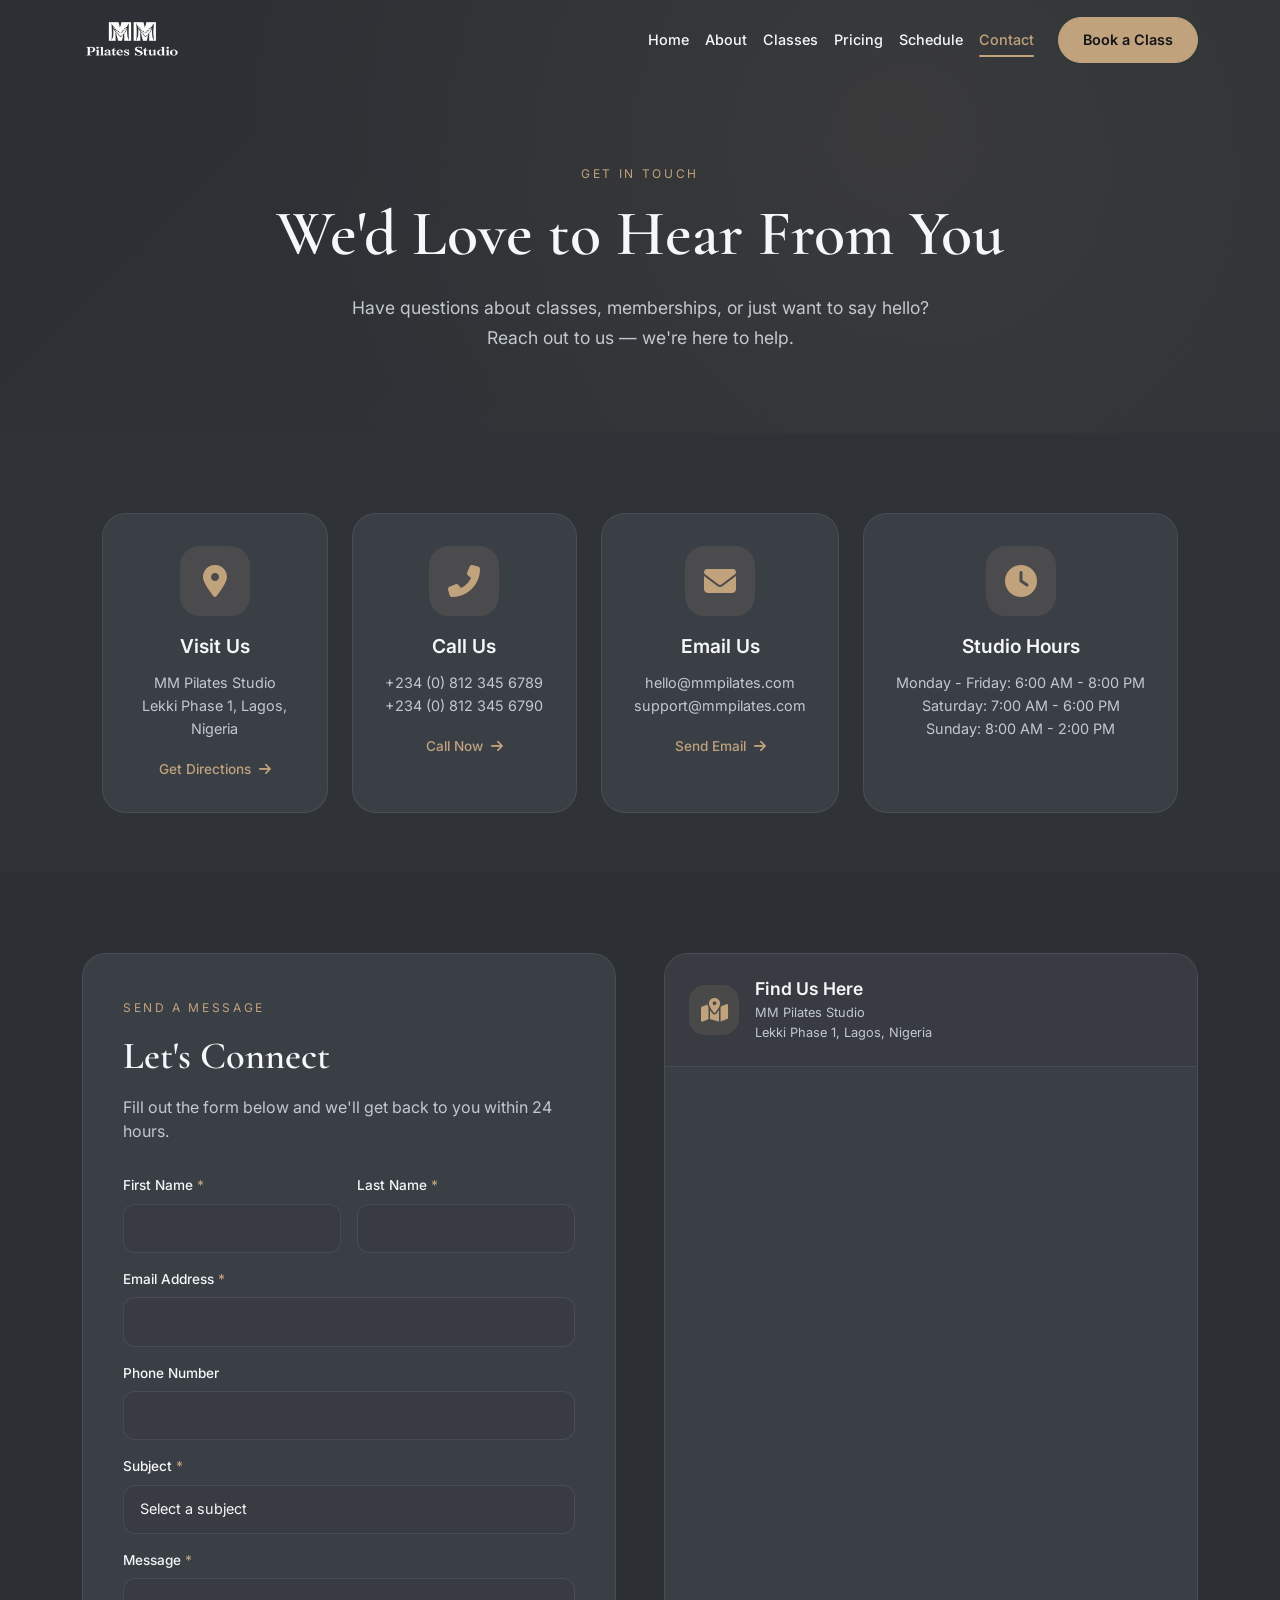
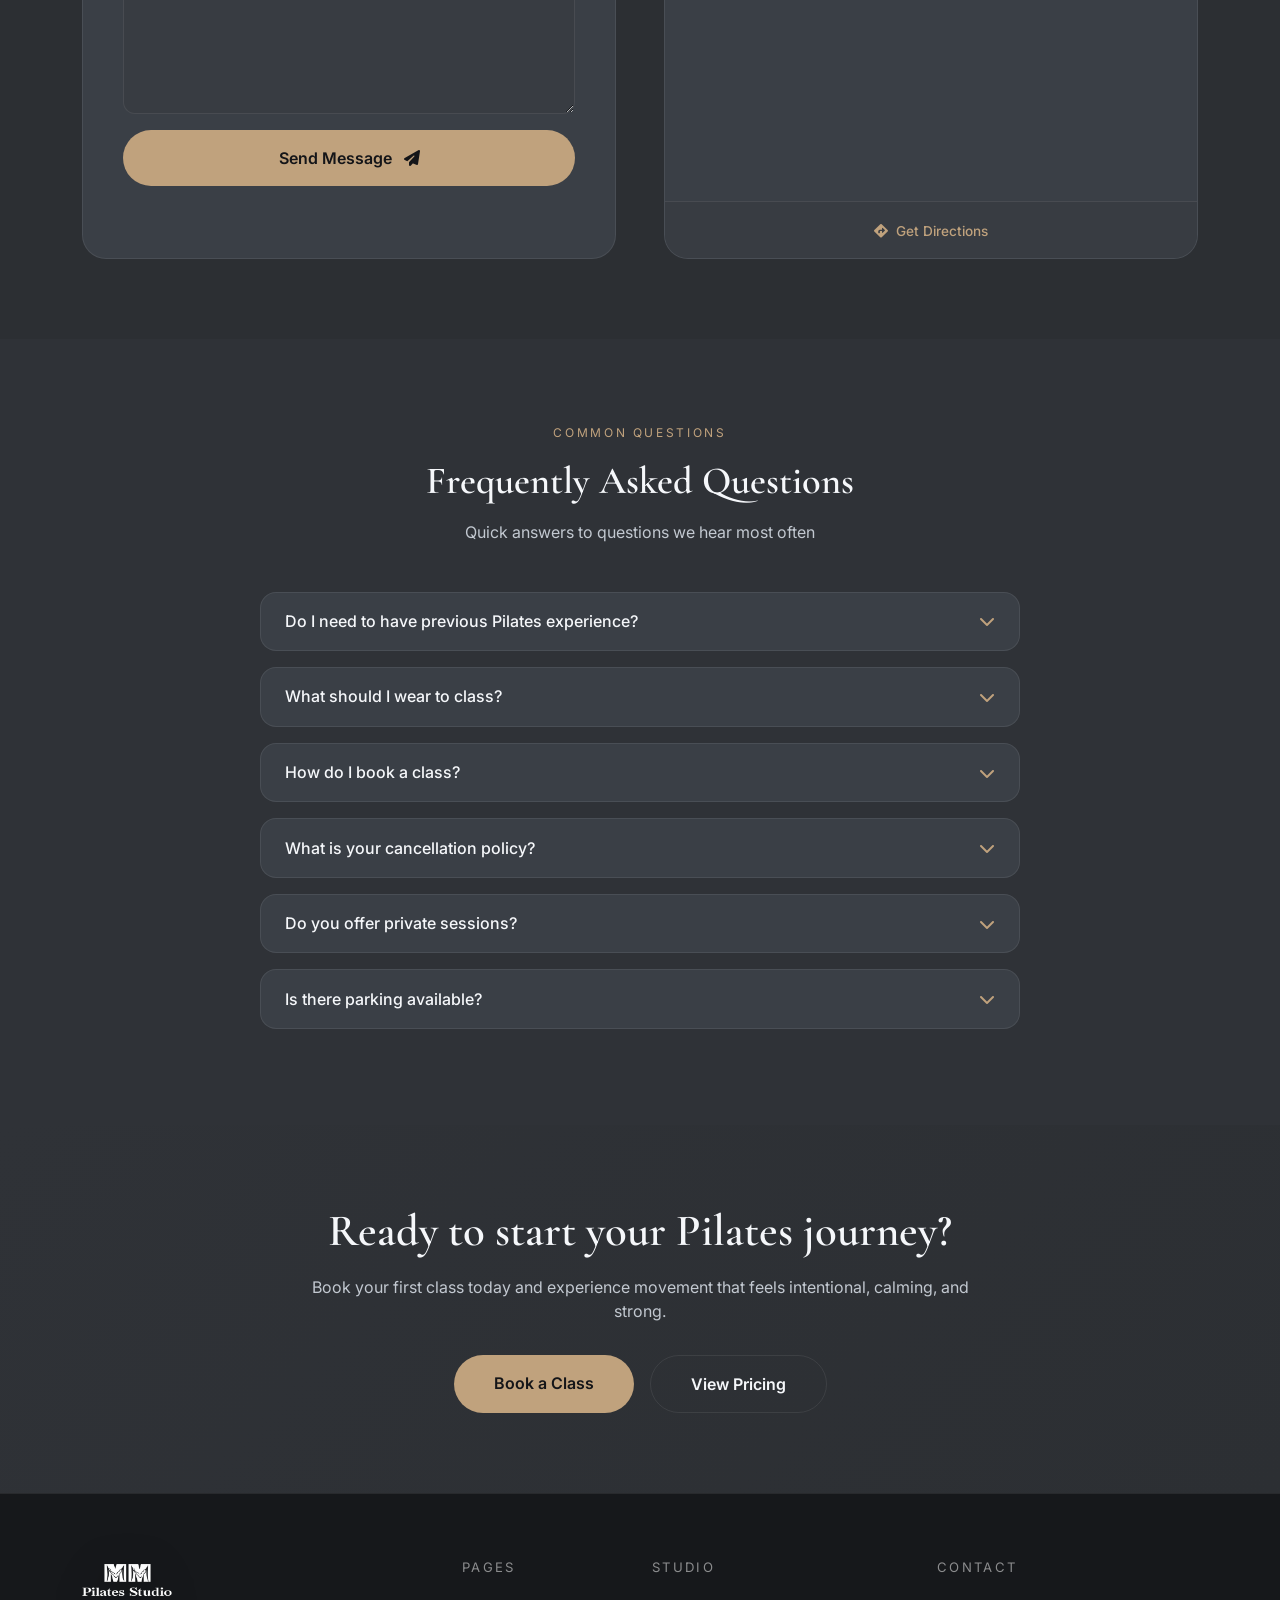
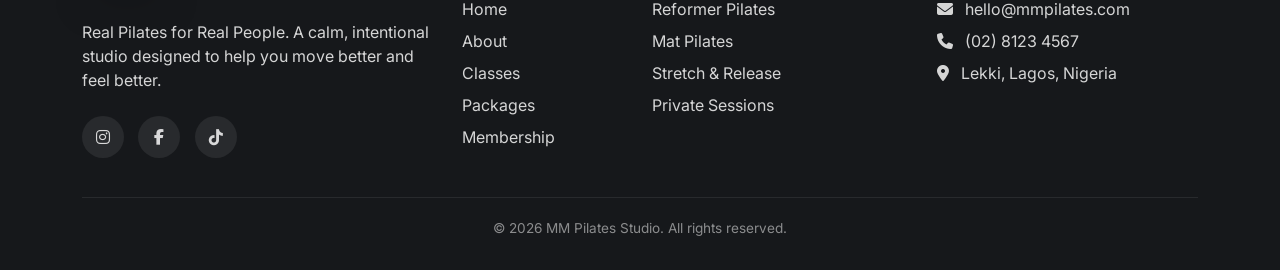
<file: contact.html>
<!DOCTYPE html>
<html lang="en">
<head>
  <meta charset="UTF-8">
  <meta name="viewport" content="width=device-width, initial-scale=1.0">
  <title>MM Pilates | Contact Us - Get in Touch</title>
  <meta name="description" content="Contact MM Pilates Studio in Lekki, Lagos. Get directions, hours, and reach out to our team. We're here to answer your questions about classes, memberships, and more.">
  
  <link rel="icon" type="image/png" href="assets/images/logo.png">
  
  <!-- Fonts -->
  <link rel="preconnect" href="https://fonts.googleapis.com">
  <link rel="preconnect" href="https://fonts.gstatic.com" crossorigin>
  <link href="https://fonts.googleapis.com/css2?family=Inter:wght@300;400;500;600;700;800&family=Cormorant+Garamond:wght@400;500;600;700&display=swap" rel="stylesheet">
  
  <!-- Bootstrap CSS -->
  <link href="https://cdn.jsdelivr.net/npm/bootstrap@5.3.0/dist/css/bootstrap.min.css" rel="stylesheet">
  
  <!-- Font Awesome -->
  <link rel="stylesheet" href="https://cdnjs.cloudflare.com/ajax/libs/font-awesome/6.4.0/css/all.min.css">
  
  <!-- AOS Animation -->
  <link href="https://unpkg.com/aos@2.3.1/dist/aos.css" rel="stylesheet">
  
  <!-- Contact Page CSS -->
  <link rel="stylesheet" href="css/contact.css">
</head>
<body>

  <!-- Navigation -->
  <nav class="navbar navbar-expand-lg">
    <div class="container">
      <a class="navbar-brand" href="index.html">
        <img src="assets/images/mm-logo.png" alt="MM Pilates Logo" class="nav-logo">
      </a>
      <button class="navbar-toggler" type="button" data-bs-toggle="collapse" data-bs-target="#navbarNav">
        <span class="navbar-toggler-icon"></span>
      </button>
      <div class="collapse navbar-collapse" id="navbarNav">
        <ul class="navbar-nav ms-auto align-items-lg-center">
          <li class="nav-item"><a class="nav-link" href="index.html">Home</a></li>
          <li class="nav-item"><a class="nav-link" href="about.html">About</a></li>
          <li class="nav-item"><a class="nav-link" href="index.html#classes">Classes</a></li>
          <li class="nav-item dropdown">
            <a class="nav-link dropdown-toggle" href="#" role="button" data-bs-toggle="dropdown">
              Pricing
            </a>
            <ul class="dropdown-menu dropdown-menu-dark">
              <li><a class="dropdown-item" href="packages.html">Packages</a></li>
              <li><a class="dropdown-item" href="membership.html">Membership</a></li>
            </ul>
          </li>
          <li class="nav-item"><a class="nav-link" href="index.html#schedule">Schedule</a></li>
          <li class="nav-item"><a class="nav-link active" href="contact.html">Contact</a></li>
          <li class="nav-item ms-lg-3 mt-3 mt-lg-0">
            <a class="btn-muse" href="index.html#schedule">Book a Class</a>
          </li>
        </ul>
      </div>
    </div>
  </nav>

  <!-- Hero Section -->
  <section class="contact-hero">
    <div class="container">
      <div class="row justify-content-center text-center">
        <div class="col-lg-8" data-aos="fade-up">
          <span class="eyebrow">GET IN TOUCH</span>
          <h1 class="hero-title">We'd Love to Hear From You</h1>
          <p class="hero-description">
            Have questions about classes, memberships, or just want to say hello? 
            Reach out to us — we're here to help.
          </p>
        </div>
      </div>
    </div>
  </section>

  <!-- Contact Info Cards -->
  <section class="contact-info-section">
    <div class="container">
      <div class="contact-cards-grid">
        <div class="contact-card" data-aos="fade-up" data-aos-delay="0">
          <div class="contact-icon">
            <i class="fas fa-map-marker-alt"></i>
          </div>
          <h3>Visit Us</h3>
          <p>MM Pilates Studio<br>Lekki Phase 1, Lagos, Nigeria</p>
          <a href="#" class="contact-link">Get Directions <i class="fas fa-arrow-right"></i></a>
        </div>

        <div class="contact-card" data-aos="fade-up" data-aos-delay="100">
          <div class="contact-icon">
            <i class="fas fa-phone-alt"></i>
          </div>
          <h3>Call Us</h3>
          <p>+234 (0) 812 345 6789<br>+234 (0) 812 345 6790</p>
          <a href="tel:+2348123456789" class="contact-link">Call Now <i class="fas fa-arrow-right"></i></a>
        </div>

        <div class="contact-card" data-aos="fade-up" data-aos-delay="200">
          <div class="contact-icon">
            <i class="fas fa-envelope"></i>
          </div>
          <h3>Email Us</h3>
          <p>hello@mmpilates.com<br>support@mmpilates.com</p>
          <a href="mailto:hello@mmpilates.com" class="contact-link">Send Email <i class="fas fa-arrow-right"></i></a>
        </div>

        <div class="contact-card" data-aos="fade-up" data-aos-delay="300">
  <div class="contact-icon">
    <i class="fas fa-clock"></i>
  </div>
  <h3>Studio Hours</h3>
  <div class="hours-list">
    <div>Monday - Friday: 6:00 AM - 8:00 PM</div>
    <div>Saturday: 7:00 AM - 6:00 PM</div>
    <div>Sunday: 8:00 AM - 2:00 PM</div>
  </div>
</div>
      </div>
    </div>
  </section>

  <!-- Contact Form & Map Section -->
  <section class="form-map-section">
    <div class="container">
      <div class="row g-5">
        <div class="col-lg-6" data-aos="fade-right">
          <div class="form-container">
            <span class="eyebrow">SEND A MESSAGE</span>
            <h2 class="section-title">Let's Connect</h2>
            <p class="form-description">Fill out the form below and we'll get back to you within 24 hours.</p>

            <form id="contactForm" class="contact-form">
              <div class="row g-3">
                <div class="col-md-6">
                  <div class="form-group">
                    <label for="firstName">First Name <span class="required">*</span></label>
                    <input type="text" id="firstName" name="firstName" class="form-control" required>
                  </div>
                </div>
                <div class="col-md-6">
                  <div class="form-group">
                    <label for="lastName">Last Name <span class="required">*</span></label>
                    <input type="text" id="lastName" name="lastName" class="form-control" required>
                  </div>
                </div>
                <div class="col-md-12">
                  <div class="form-group">
                    <label for="email">Email Address <span class="required">*</span></label>
                    <input type="email" id="email" name="email" class="form-control" required>
                  </div>
                </div>
                <div class="col-md-12">
                  <div class="form-group">
                    <label for="phone">Phone Number</label>
                    <input type="tel" id="phone" name="phone" class="form-control">
                  </div>
                </div>
                <div class="col-md-12">
                  <div class="form-group">
                    <label for="subject">Subject <span class="required">*</span></label>
                    <select id="subject" name="subject" class="form-control" required>
                      <option value="">Select a subject</option>
                      <option value="general">General Inquiry</option>
                      <option value="classes">Classes & Schedule</option>
                      <option value="pricing">Pricing & Packages</option>
                      <option value="membership">Membership Questions</option>
                      <option value="private">Private Sessions</option>
                      <option value="feedback">Feedback</option>
                      <option value="other">Other</option>
                    </select>
                  </div>
                </div>
                <div class="col-md-12">
                  <div class="form-group">
                    <label for="message">Message <span class="required">*</span></label>
                    <textarea id="message" name="message" rows="5" class="form-control" required></textarea>
                  </div>
                </div>
                <div class="col-md-12">
                  <div class="form-group">
                    <button type="submit" class="btn-submit">Send Message <i class="fas fa-paper-plane"></i></button>
                  </div>
                </div>
                <div class="col-md-12">
                  <div id="formStatus" class="form-status"></div>
                </div>
              </div>
            </form>
          </div>
        </div>

        <div class="col-lg-6" data-aos="fade-left">
  <div class="map-container">
    <div class="map-header">
      <div class="map-header-icon">
        <i class="fas fa-map-marked-alt"></i>
      </div>
      <div class="map-header-text">
        <h4>Find Us Here</h4>
        <p>MM Pilates Studio<br>Lekki Phase 1, Lagos, Nigeria</p>
      </div>
    </div>
    <div class="map-wrapper">
      <iframe 
        src="https://www.google.com/maps/embed?pb=!1m18!1m12!1m3!1d31716.49557780955!2d3.4504165604913712!3d6.450240781078787!2m3!1f0!2f0!3f0!3m2!1i1024!2i768!4f13.1!3m3!1m2!1s0x103bf452da3bd44b%3A0x47331fb41adc9d28!2sLekki%20Phase%201%2C%20Lekki%20106104%2C%20Lagos!5e0!3m2!1sen!2sng!4v1774652634782!5m2!1sen!2sng" 
        width="100%" 
        height="100%" 
        style="border:0;" 
        allowfullscreen="" 
        loading="lazy" 
        referrerpolicy="no-referrer-when-downgrade">
      </iframe>
    </div>
    <div class="map-footer">
      <a href="https://maps.google.com/?q=Lekki+Phase+1+Lagos+Nigeria" target="_blank" class="map-directions">
        <i class="fas fa-directions"></i> Get Directions
      </a>
    </div>
  </div>
</div>
      </div>
    </div>
  </section>

  <!-- FAQ Section -->
  <section class="faq-section">
    <div class="container">
      <div class="section-header text-center" data-aos="fade-up">
        <span class="eyebrow">COMMON QUESTIONS</span>
        <h2 class="section-title">Frequently Asked Questions</h2>
        <p class="section-subtitle">Quick answers to questions we hear most often</p>
      </div>

      <div class="faq-grid">
        <div class="faq-item" data-aos="fade-up" data-aos-delay="0">
          <div class="faq-question">
            <h4>Do I need to have previous Pilates experience?</h4>
            <i class="fas fa-chevron-down"></i>
          </div>
          <div class="faq-answer">
            <p>Not at all! Our classes are designed for all levels. We offer beginner-friendly classes and our instructors provide modifications to ensure everyone can participate safely and effectively.</p>
          </div>
        </div>

        <div class="faq-item" data-aos="fade-up" data-aos-delay="100">
          <div class="faq-question">
            <h4>What should I wear to class?</h4>
            <i class="fas fa-chevron-down"></i>
          </div>
          <div class="faq-answer">
            <p>Wear comfortable, fitted athletic wear that allows you to move freely. Grippy socks are required for reformer classes (available for purchase at the studio). For mat classes, barefoot is fine.</p>
          </div>
        </div>

        <div class="faq-item" data-aos="fade-up" data-aos-delay="200">
          <div class="faq-question">
            <h4>How do I book a class?</h4>
            <i class="fas fa-chevron-down"></i>
          </div>
          <div class="faq-answer">
            <p>You can book classes directly through our website by clicking "Book a Class" in the navigation, or through our mobile app. First-time clients receive 20% off their first class pack!</p>
          </div>
        </div>

        <div class="faq-item" data-aos="fade-up" data-aos-delay="300">
          <div class="faq-question">
            <h4>What is your cancellation policy?</h4>
            <i class="fas fa-chevron-down"></i>
          </div>
          <div class="faq-answer">
            <p>We require 12-hour notice for cancellations. Late cancellations (within 12 hours) or no-shows will result in the loss of that class credit. Private sessions require 24-hour notice.</p>
          </div>
        </div>

        <div class="faq-item" data-aos="fade-up" data-aos-delay="400">
          <div class="faq-question">
            <h4>Do you offer private sessions?</h4>
            <i class="fas fa-chevron-down"></i>
          </div>
          <div class="faq-answer">
            <p>Yes! We offer private one-on-one sessions and duet sessions for two. These are perfect for beginners, those with specific goals, or anyone wanting personalized attention.</p>
          </div>
        </div>

        <div class="faq-item" data-aos="fade-up" data-aos-delay="500">
          <div class="faq-question">
            <h4>Is there parking available?</h4>
            <i class="fas fa-chevron-down"></i>
          </div>
          <div class="faq-answer">
            <p>Yes, we have dedicated parking available for our clients. There's also street parking nearby if needed.</p>
          </div>
        </div>
      </div>
    </div>
  </section>

  <!-- Newsletter Section -->
  <!-- <section class="newsletter-section">
    <div class="container">
      <div class="newsletter-container" data-aos="fade-up">
        <div class="newsletter-content">
          <i class="fas fa-envelope-open-text"></i>
          <h3>Stay in the Loop</h3>
          <p>Subscribe to our newsletter for updates on new classes, special events, and exclusive offers.</p>
          <form class="newsletter-form" id="newsletterForm">
            <input type="email" placeholder="Your email address" required>
            <button type="submit">Subscribe <i class="fas fa-arrow-right"></i></button>
          </form>
          <p class="newsletter-note">We respect your privacy. Unsubscribe at any time.</p>
        </div>
      </div>
    </div>
  </section> -->

  <!-- CTA Section -->
  <section class="cta-section">
    <div class="container">
      <div class="cta-content" data-aos="fade-up">
        <h2>Ready to start your Pilates journey?</h2>
        <p>Book your first class today and experience movement that feels intentional, calming, and strong.</p>
        <div class="cta-buttons">
          <a href="index.html#schedule" class="btn-cta-primary">Book a Class</a>
          <a href="packages.html" class="btn-cta-secondary">View Pricing</a>
        </div>
      </div>
    </div>
  </section>

  <!-- Footer -->
  <footer class="footer">
    <div class="container">
      <div class="row g-4">
        <div class="col-lg-4">
          <img src="assets/images/mm-logo.png" alt="MM Pilates Logo" class="footer-logo mb-3">
          <p class="copy-muted">
            Real Pilates for Real People. A calm, intentional studio designed to
            help you move better and feel better.
          </p>
          <div class="social-list mt-4">
            <a href="#"><i class="fab fa-instagram"></i></a>
            <a href="#"><i class="fab fa-facebook-f"></i></a>
            <a href="#"><i class="fab fa-tiktok"></i></a>
          </div>
        </div>

        <div class="col-md-4 col-lg-2">
          <p class="footer-title">Pages</p>
          <ul class="list-unstyled d-grid gap-2">
            <li><a href="index.html">Home</a></li>
            <li><a href="about.html">About</a></li>
            <li><a href="index.html#classes">Classes</a></li>
            <li><a href="packages.html">Packages</a></li>
            <li><a href="membership.html">Membership</a></li>
          </ul>
        </div>

        <div class="col-md-4 col-lg-3">
          <p class="footer-title">Studio</p>
          <ul class="list-unstyled d-grid gap-2">
            <li>Reformer Pilates</li>
            <li>Mat Pilates</li>
            <li>Stretch & Release</li>
            <li>Private Sessions</li>
          </ul>
        </div>

        <div class="col-md-4 col-lg-3">
          <p class="footer-title">Contact</p>
          <ul class="list-unstyled d-grid gap-2">
            <li><i class="fas fa-envelope me-2"></i> hello@mmpilates.com</li>
            <li><i class="fas fa-phone me-2"></i> (02) 8123 4567</li>
            <li><i class="fas fa-location-dot me-2"></i> Lekki, Lagos, Nigeria</li>
          </ul>
        </div>
      </div>

      <div class="copyright">
        © <span id="currentYear"></span> MM Pilates Studio. All rights reserved.
      </div>
    </div>
  </footer>

  <button class="back-to-top" id="backToTop">
    <i class="fas fa-arrow-up"></i>
  </button>

  <script src="https://cdn.jsdelivr.net/npm/bootstrap@5.3.0/dist/js/bootstrap.bundle.min.js"></script>
  <script src="https://unpkg.com/aos@2.3.1/dist/aos.js"></script>
  <script>
    // Initialize AOS
    AOS.init({
      duration: 800,
      once: true,
      offset: 100
    });

    // Current Year
    document.getElementById('currentYear').textContent = new Date().getFullYear();

    // Navbar scroll effect
    const navbar = document.querySelector('.navbar');
    window.addEventListener('scroll', () => {
      if (window.scrollY > 50) {
        navbar.classList.add('scrolled');
      } else {
        navbar.classList.remove('scrolled');
      }
    });

    // Back to top
    const backToTop = document.getElementById('backToTop');
    window.addEventListener('scroll', () => {
      if (window.scrollY > 300) {
        backToTop.classList.add('show');
      } else {
        backToTop.classList.remove('show');
      }
    });
    backToTop.addEventListener('click', () => {
      window.scrollTo({ top: 0, behavior: 'smooth' });
    });

    // Form submission
    const contactForm = document.getElementById('contactForm');
    const formStatus = document.getElementById('formStatus');

    if (contactForm) {
      contactForm.addEventListener('submit', (e) => {
        e.preventDefault();
        formStatus.innerHTML = '<div class="alert alert-success">Thank you for reaching out! We\'ll get back to you within 24 hours.</div>';
        contactForm.reset();
        setTimeout(() => {
          formStatus.innerHTML = '';
        }, 5000);
      });
    }

    // Newsletter form submission
    const newsletterForm = document.getElementById('newsletterForm');
    if (newsletterForm) {
      newsletterForm.addEventListener('submit', (e) => {
        e.preventDefault();
        alert('Thank you for subscribing to our newsletter!');
        newsletterForm.reset();
      });
    }

    // FAQ Accordion
    const faqItems = document.querySelectorAll('.faq-item');
    faqItems.forEach(item => {
      const question = item.querySelector('.faq-question');
      question.addEventListener('click', () => {
        const isOpen = item.classList.contains('open');
        faqItems.forEach(i => i.classList.remove('open'));
        if (!isOpen) {
          item.classList.add('open');
        }
      });
    });

    // Smooth scroll for anchor links
    document.querySelectorAll('a[href^="#"]').forEach(anchor => {
      anchor.addEventListener('click', function(e) {
        const href = this.getAttribute('href');
        if (href === '#') return;
        const target = document.querySelector(href);
        if (target) {
          e.preventDefault();
          target.scrollIntoView({ behavior: 'smooth', block: 'start' });
        }
      });
    });
  </script>
</body>
</html>
</file>
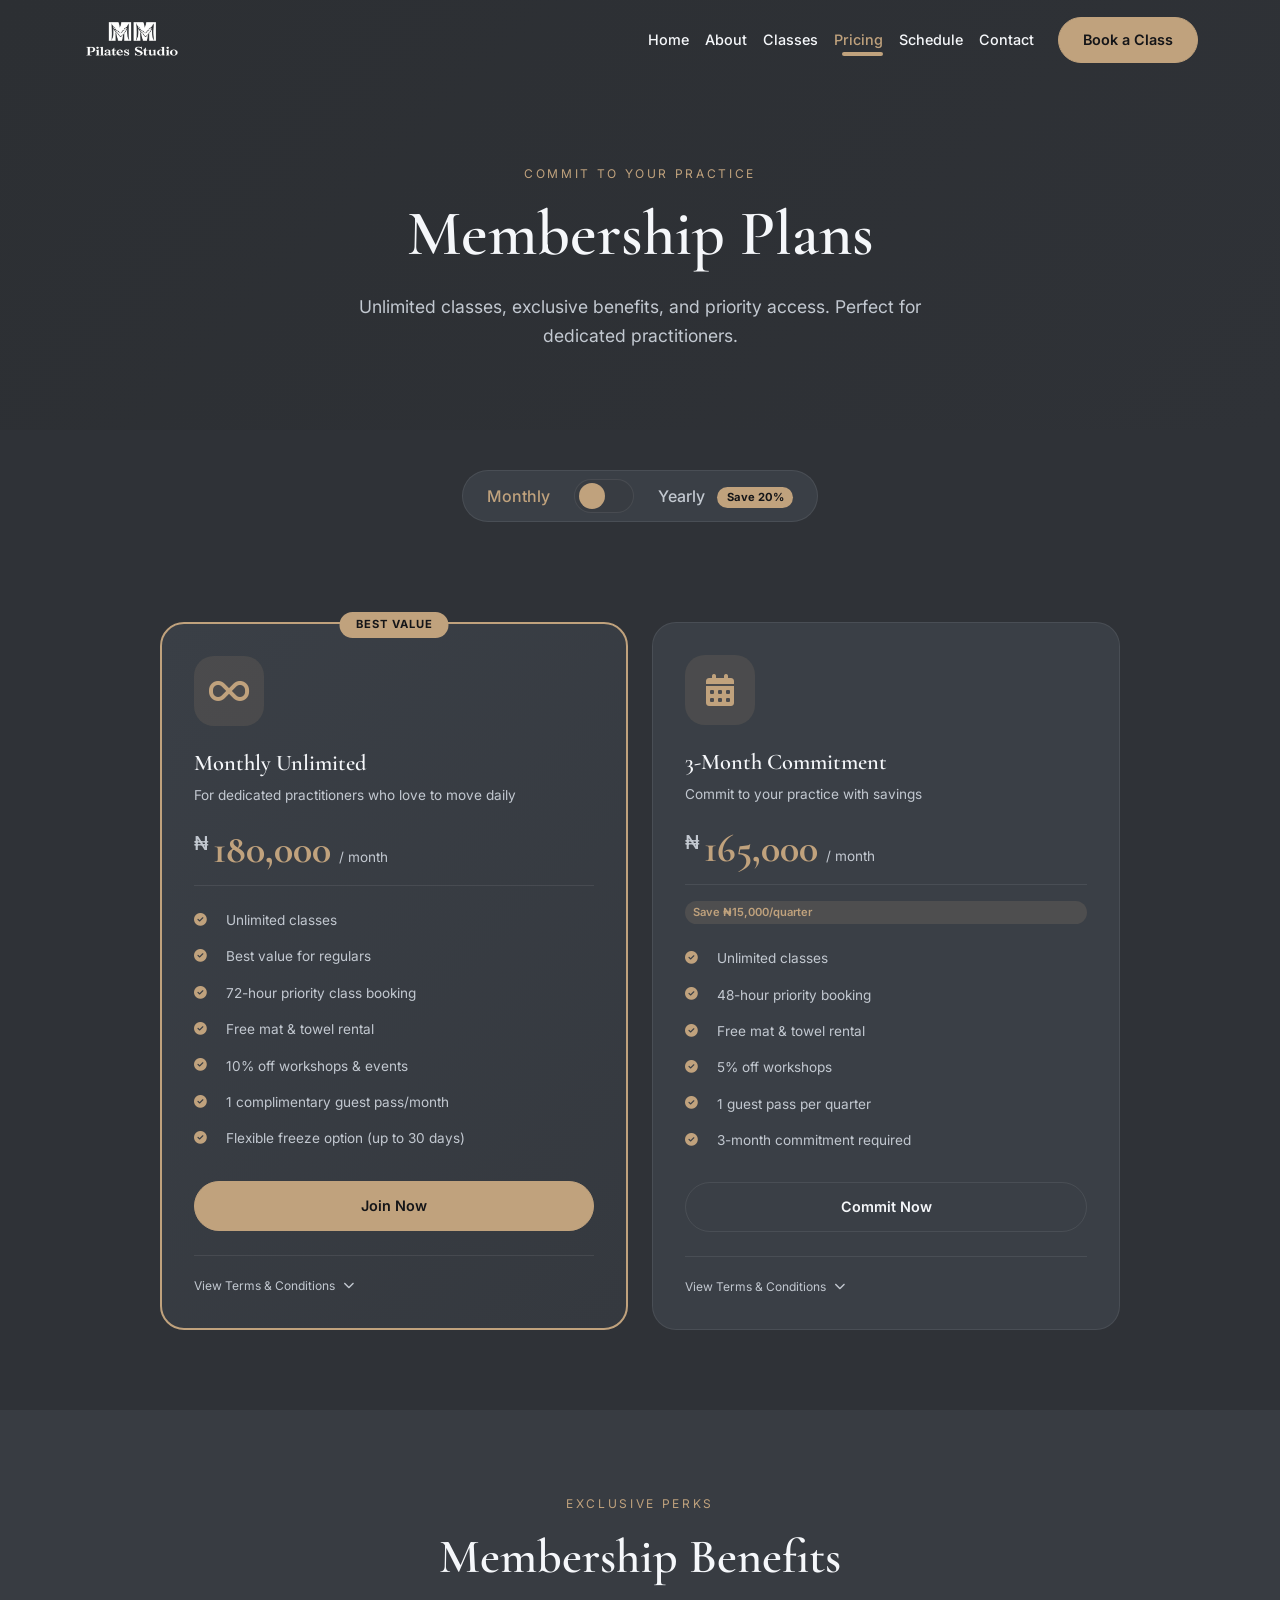
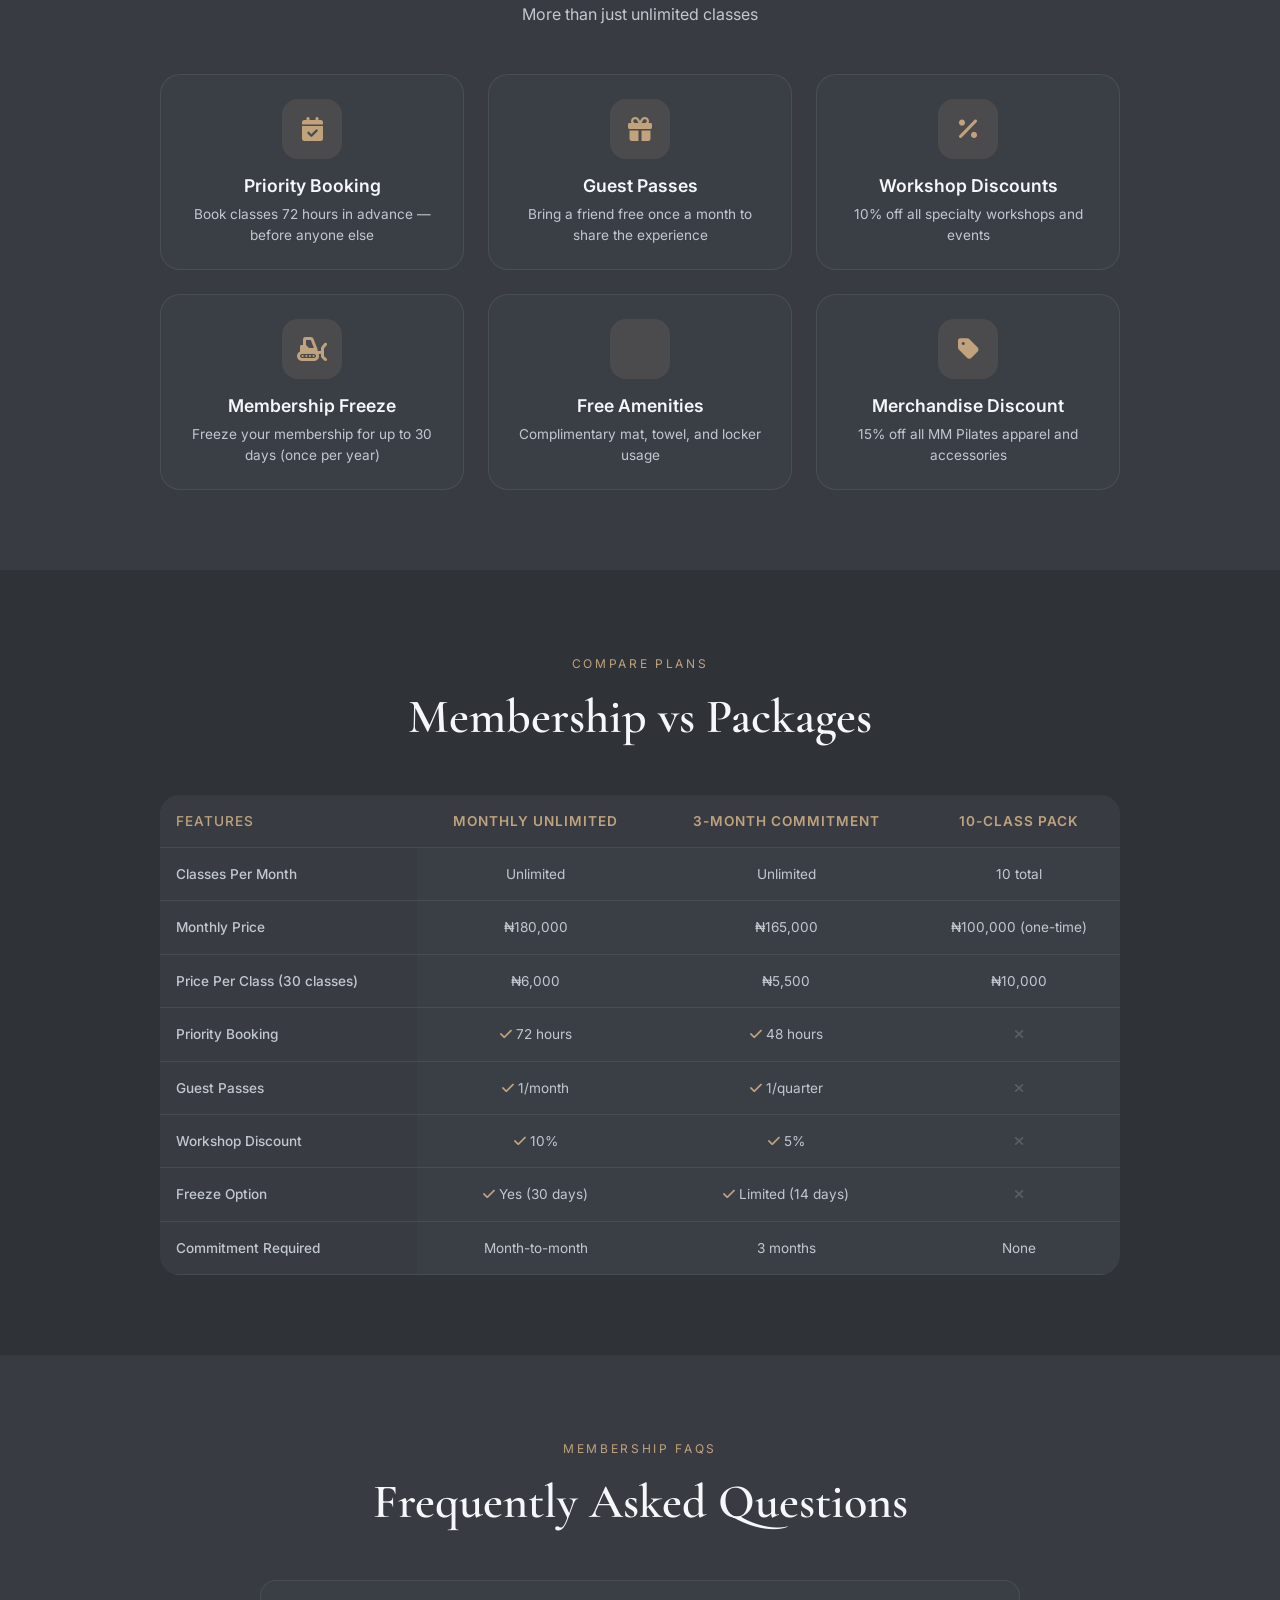
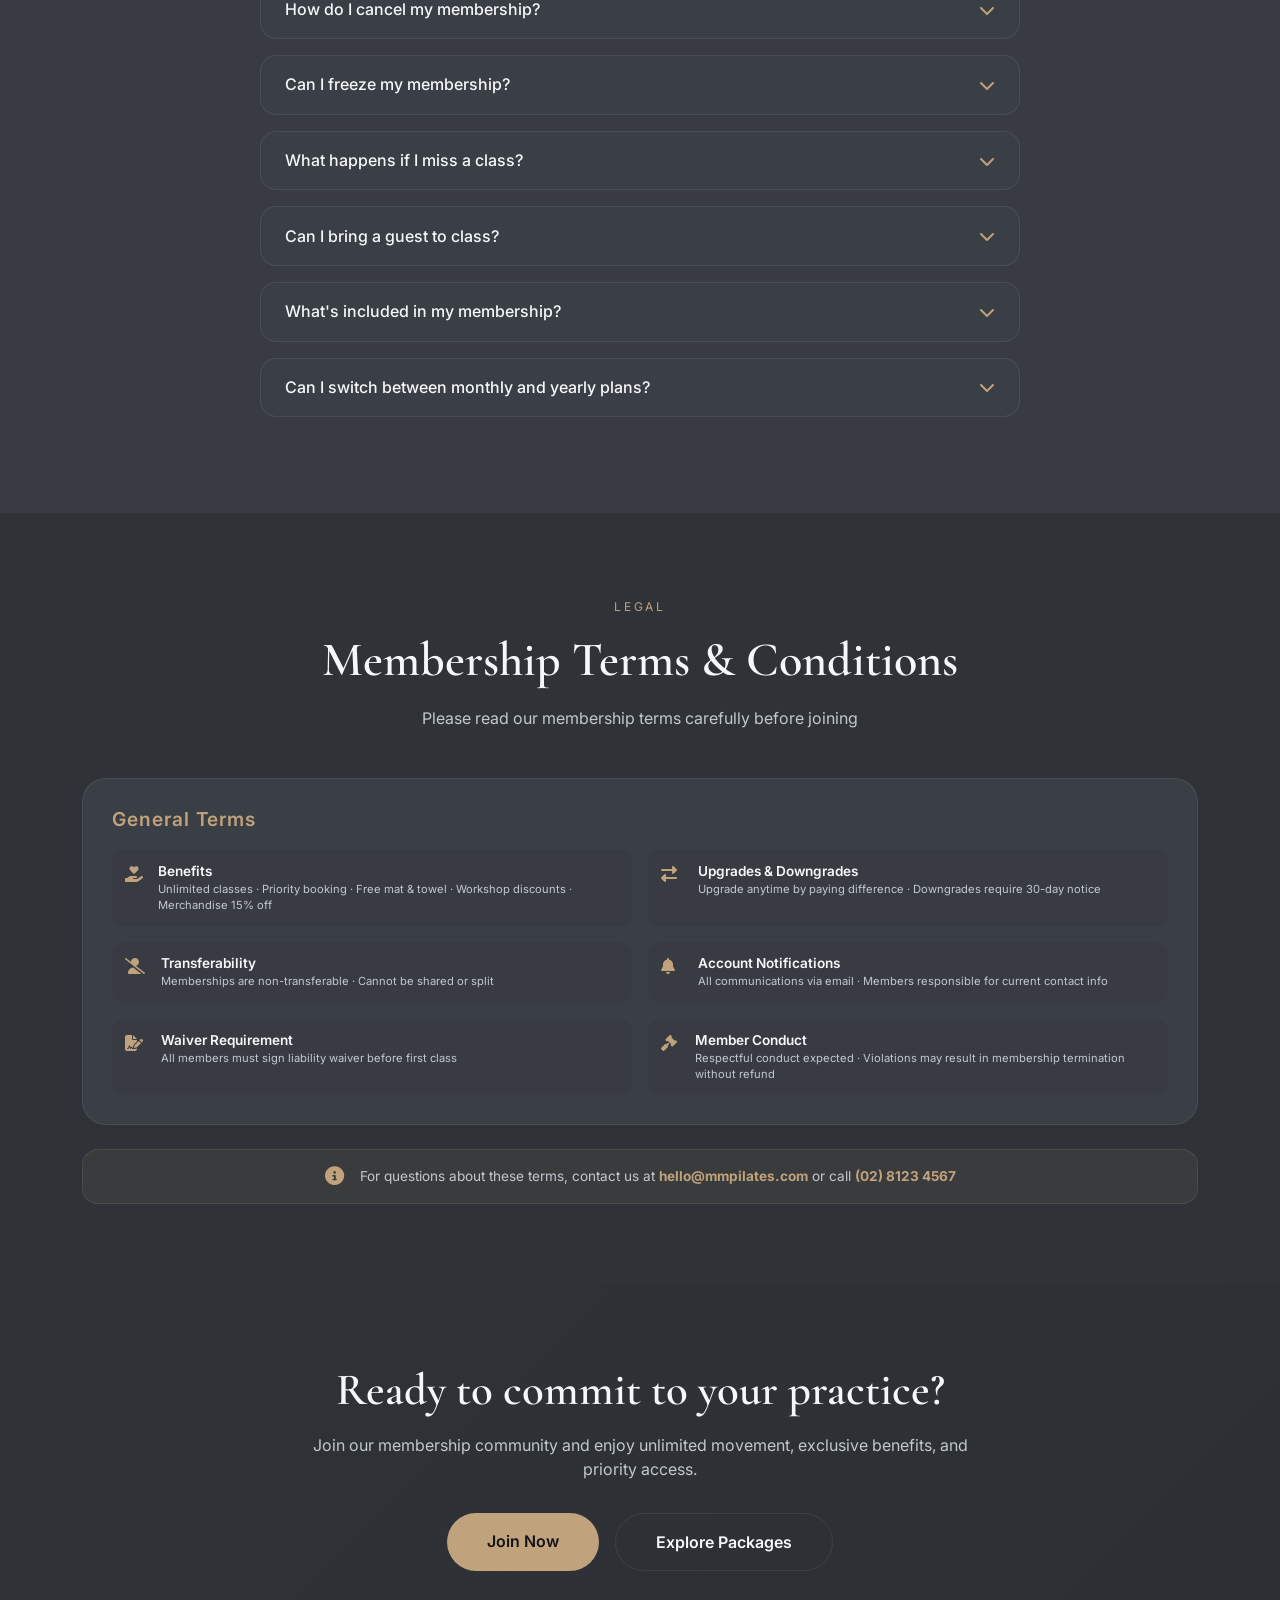
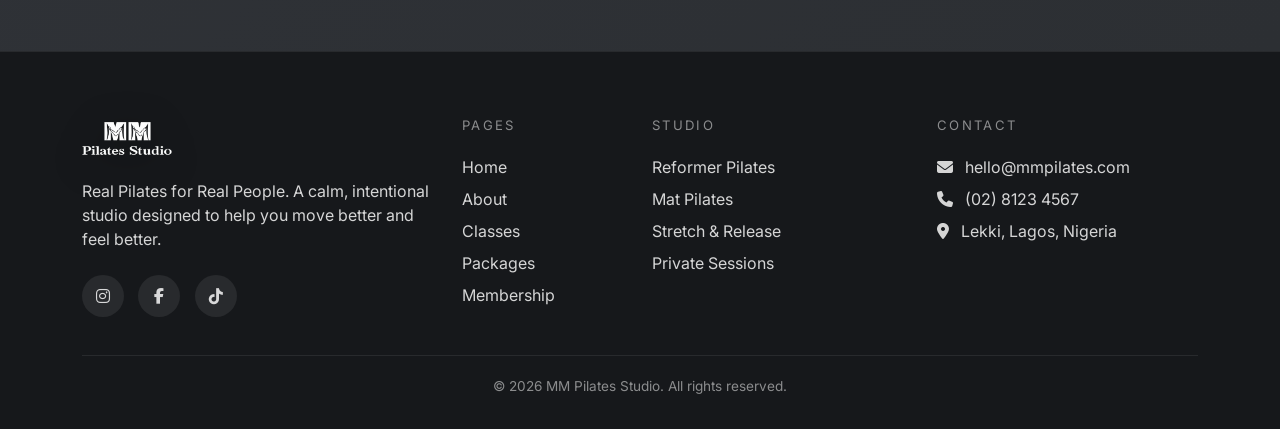
<file: membership.html>
<!DOCTYPE html>
<html lang="en">

<head>
    <meta charset="UTF-8">
    <meta name="viewport" content="width=device-width, initial-scale=1.0">
    <title>MM Pilates | Membership Plans</title>
    <meta name="description"
        content="MM Pilates Studio membership plans - Monthly unlimited membership with exclusive benefits, priority booking, and special discounts.">

    <link rel="icon" type="image/png" href="assets/images/logo.png">

    <!-- Fonts -->
    <link rel="preconnect" href="https://fonts.googleapis.com">
    <link rel="preconnect" href="https://fonts.gstatic.com" crossorigin>
    <link
        href="https://fonts.googleapis.com/css2?family=Inter:wght@300;400;500;600;700;800&family=Cormorant+Garamond:wght@400;500;600;700&display=swap"
        rel="stylesheet">

    <!-- Bootstrap CSS -->
    <link href="https://cdn.jsdelivr.net/npm/bootstrap@5.3.0/dist/css/bootstrap.min.css" rel="stylesheet">

    <!-- Font Awesome -->
    <link rel="stylesheet" href="https://cdnjs.cloudflare.com/ajax/libs/font-awesome/6.4.0/css/all.min.css">

    <!-- AOS Animation -->
    <link href="https://unpkg.com/aos@2.3.1/dist/aos.css" rel="stylesheet">

    <!-- Membership Page CSS -->
    <link rel="stylesheet" href="css/membership.css">

    <style>
        /* ------------------------------
   CONDENSED TERMS & CONDITIONS
------------------------------ */
        .terms-container {
            max-width: 1000px;
            margin: 0 auto;
        }

        .terms-summary {
            background: var(--muse-card);
            border-radius: 24px;
            border: 1px solid var(--muse-border);
            padding: 1.8rem;
            margin-bottom: 1.5rem;
        }

        .terms-summary h3 {
            font-size: 1.2rem;
            margin-bottom: 1.2rem;
            color: var(--muse-accent);
            font-family: "Inter", sans-serif;
            font-weight: 600;
            letter-spacing: 1px;
        }

        .terms-grid {
            display: grid;
            grid-template-columns: repeat(auto-fit, minmax(280px, 1fr));
            gap: 1rem;
        }

        .terms-grid.two-col {
            grid-template-columns: repeat(2, 1fr);
        }

        .terms-item {
            display: flex;
            gap: 1rem;
            padding: 1rem;
            background: var(--muse-soft);
            border-radius: 16px;
            transition: var(--transition);
        }

        .terms-item:hover {
            transform: translateY(-2px);
            border-color: var(--muse-accent);
            background: rgba(192, 162, 125, 0.05);
        }

        .terms-item.featured {
            background: linear-gradient(135deg, var(--muse-soft), rgba(192, 162, 125, 0.08));
            border-left: 3px solid var(--muse-accent);
        }

        .terms-icon {
            width: 45px;
            height: 45px;
            background: rgba(192, 162, 125, 0.12);
            border-radius: 12px;
            display: flex;
            align-items: center;
            justify-content: center;
            flex-shrink: 0;
        }

        .terms-icon i {
            font-size: 1.2rem;
            color: var(--muse-accent);
        }

        .terms-content {
            flex: 1;
        }

        .terms-content h4 {
            font-size: 1rem;
            margin-bottom: 0.3rem;
            font-family: "Inter", sans-serif;
            font-weight: 600;
            display: flex;
            align-items: center;
            gap: 0.5rem;
            flex-wrap: wrap;
        }

        .terms-content p {
            font-size: 0.8rem;
            color: var(--muse-copy);
            margin-bottom: 0.25rem;
            line-height: 1.4;
        }

        .terms-content small {
            font-size: 0.7rem;
            color: var(--muse-accent);
        }

        .badge {
            background: var(--muse-accent);
            color: #141518;
            font-size: 0.6rem;
            font-weight: 700;
            padding: 0.2rem 0.5rem;
            border-radius: 20px;
            letter-spacing: 0.5px;
        }

        /* Policies Grid */
        .policies-grid {
            display: grid;
            grid-template-columns: repeat(2, 1fr);
            gap: 1rem;
        }

        .policies-grid.two-col-grid {
            grid-template-columns: repeat(2, 1fr);
        }

        .policy-item {
            display: flex;
            gap: 0.8rem;
            padding: 0.8rem;
            background: var(--muse-soft);
            border-radius: 12px;
            transition: var(--transition);
        }

        .policy-item:hover {
            background: rgba(192, 162, 125, 0.05);
        }

        .policy-item i {
            font-size: 1rem;
            color: var(--muse-accent);
            margin-top: 0.2rem;
            width: 24px;
        }

        .policy-item h4 {
            font-size: 0.85rem;
            font-weight: 600;
            margin-bottom: 0.2rem;
            font-family: "Inter", sans-serif;
        }

        .policy-item p {
            font-size: 0.7rem;
            color: var(--muse-copy);
            line-height: 1.4;
            margin: 0;
        }

        /* Limits Grid */
        .limits-grid {
            display: grid;
            grid-template-columns: repeat(2, 1fr);
            gap: 1rem;
        }

        .limit-item {
            display: flex;
            gap: 0.8rem;
            padding: 0.8rem;
            background: var(--muse-soft);
            border-radius: 12px;
            transition: var(--transition);
        }

        .limit-item:hover {
            background: rgba(192, 162, 125, 0.05);
        }

        .limit-item i {
            font-size: 1rem;
            color: var(--muse-accent);
            margin-top: 0.2rem;
            width: 24px;
        }

        .limit-item h4 {
            font-size: 0.85rem;
            font-weight: 600;
            margin-bottom: 0.2rem;
            font-family: "Inter", sans-serif;
        }

        .limit-item p {
            font-size: 0.7rem;
            color: var(--muse-copy);
            line-height: 1.4;
            margin: 0;
        }

        /* Terms Note */
        .terms-note {
            background: rgba(192, 162, 125, 0.08);
            border-radius: 16px;
            padding: 1rem 1.5rem;
            display: flex;
            align-items: center;
            gap: 1rem;
            text-align: center;
            justify-content: center;
            border: 1px solid var(--muse-border);
            margin-top: 1rem;
        }

        .terms-note i {
            font-size: 1.2rem;
            color: var(--muse-accent);
        }

        .terms-note p {
            margin: 0;
            font-size: 0.85rem;
            color: var(--muse-copy);
        }

        .terms-note strong {
            color: var(--muse-accent);
        }

        /* Responsive */
        @media (max-width: 768px) {

            .terms-grid,
            .terms-grid.two-col,
            .policies-grid,
            .policies-grid.two-col-grid,
            .limits-grid {
                grid-template-columns: 1fr;
            }

            .terms-summary {
                padding: 1.2rem;
            }

            .terms-item {
                flex-direction: column;
                text-align: center;
            }

            .terms-icon {
                margin: 0 auto;
            }

            .policy-item,
            .limit-item {
                flex-direction: column;
                text-align: center;
            }

            .policy-item i,
            .limit-item i {
                margin: 0 auto 0.5rem;
            }

            .terms-note {
                flex-direction: column;
                text-align: center;
            }
        }

        /* ------------------------------
   ACTIVE PRICING DROPDOWN STYLES
------------------------------ */

/* Active state for dropdown toggle (Pricing link) - Turns gold when any pricing page is active */
.navbar .nav-link.dropdown-toggle.active {
  color: #c0a27d;
}

.navbar .nav-link.dropdown-toggle.active::after {
  transform: scaleX(1);
}

/* Ensure the dropdown toggle shows gold when dropdown is open */
.navbar .nav-link.dropdown-toggle.show {
  color: #c0a27d;
}

/* Active dropdown item styling - Gold color, no black background */
.dropdown-menu-dark .dropdown-item.active {
  background: transparent;
  color: #c0a27d;
  position: relative;
}

/* Underline effect for active dropdown items */
.dropdown-menu-dark .dropdown-item.active::after {
  content: "";
  position: absolute;
  left: 0.5rem;
  right: 0.5rem;
  bottom: 0.1rem;
  height: 2px;
  border-radius: 999px;
  background: #c0a27d;
  transform: scaleX(1);
}
    </style>
</head>

<body>

    <!-- Navigation -->
    <nav class="navbar navbar-expand-lg">
        <div class="container">
            <a class="navbar-brand" href="index.html">
                <img src="assets/images/mm-logo.png" alt="MM Pilates Logo" class="nav-logo">
            </a>
            <button class="navbar-toggler" type="button" data-bs-toggle="collapse" data-bs-target="#navbarNav">
                <span class="navbar-toggler-icon"></span>
            </button>
            <div class="collapse navbar-collapse" id="navbarNav">
                <ul class="navbar-nav ms-auto align-items-lg-center">
                    <li class="nav-item"><a class="nav-link" href="index.html">Home</a></li>
                    <li class="nav-item"><a class="nav-link" href="about.html">About</a></li>
                    <li class="nav-item"><a class="nav-link" href="classes.html">Classes</a></li>
                    <li class="nav-item dropdown">
  <a class="nav-link dropdown-toggle active" href="#" role="button" data-bs-toggle="dropdown">
    Pricing
  </a>
  <ul class="dropdown-menu dropdown-menu-dark">
    <li><a class="dropdown-item" href="packages.html">Packages</a></li>
    <li><a class="dropdown-item active" href="membership.html">Membership</a></li>
  </ul>
</li>
                    <li class="nav-item"><a class="nav-link" href="index.html#schedule">Schedule</a></li>
                    <li class="nav-item"><a class="nav-link" href="contact.html">Contact</a></li>
                    <li class="nav-item ms-lg-3 mt-3 mt-lg-0">
                        <a class="btn-muse" href="index.html#schedule">Book a Class</a>
                    </li>
                </ul>
            </div>
        </div>
    </nav>

    <!-- Hero Section -->
    <section class="membership-hero">
        <div class="container">
            <div class="row justify-content-center text-center">
                <div class="col-lg-8" data-aos="fade-up">
                    <span class="eyebrow">COMMIT TO YOUR PRACTICE</span>
                    <h1 class="hero-title">Membership Plans</h1>
                    <p class="hero-description">
                        Unlimited classes, exclusive benefits, and priority access. Perfect for dedicated practitioners.
                    </p>
                </div>
            </div>
        </div>
    </section>

    <!-- Membership Toggle -->
    <section class="membership-toggle-section">
        <div class="container">
            <div class="row justify-content-center">
                <div class="col-auto">
                    <div class="toggle-wrapper">
                        <span class="toggle-option monthly active">Monthly</span>
                        <label class="toggle-switch">
                            <input type="checkbox" id="membershipToggle">
                            <span class="toggle-slider"></span>
                        </label>
                        <span class="toggle-option yearly">
                            Yearly <span class="save-badge">Save 20%</span>
                        </span>
                    </div>
                </div>
            </div>
        </div>
    </section>

    <!-- Membership Cards -->
    <section class="membership-section">
        <div class="container">
            <div class="membership-grid">
                <!-- Monthly Unlimited -->
                <div class="membership-card featured" data-aos="fade-up" data-aos-delay="0">
                    <div class="card-badge">BEST VALUE</div>
                    <div class="card-icon">
                        <i class="fas fa-infinity"></i>
                    </div>
                    <h3 class="card-title">Monthly Unlimited</h3>
                    <p class="card-description">For dedicated practitioners who love to move daily</p>
                    <div class="price-container">
                        <span class="currency">₦</span>
                        <span class="price monthly-price">180,000</span>
                        <span class="price yearly-price">144,000</span>
                        <span class="period">/ month</span>
                    </div>
                    <div class="savings-badge yearly-savings">Save ₦36,000/year</div>
                    <ul class="feature-list">
                        <li><i class="fas fa-check-circle"></i> Unlimited classes</li>
                        <li><i class="fas fa-check-circle"></i> Best value for regulars</li>
                        <li><i class="fas fa-check-circle"></i> 72-hour priority class booking</li>
                        <li><i class="fas fa-check-circle"></i> Free mat & towel rental</li>
                        <li><i class="fas fa-check-circle"></i> 10% off workshops & events</li>
                        <li><i class="fas fa-check-circle"></i> 1 complimentary guest pass/month</li>
                        <li><i class="fas fa-check-circle"></i> Flexible freeze option (up to 30 days)</li>
                    </ul>
                    <a href="index.html#schedule" class="btn-membership featured-btn">Join Now</a>

                    <!-- Terms & Conditions -->
                    <div class="terms-toggle">
                        <span class="terms-link" onclick="toggleTerms(this)">View Terms & Conditions <i
                                class="fas fa-chevron-down"></i></span>
                        <div class="terms-content">
                            <h4>Monthly Membership Terms & Conditions</h4>
                            <ul>
                                <li><strong>Billing:</strong> Monthly recurring charge of ₦180,000. First month billed
                                    at signup.</li>
                                <li><strong>Cancellation:</strong> 30-day written notice required to cancel membership.
                                </li>
                                <li><strong>Freeze Policy:</strong> Members may freeze membership once per year for up
                                    to 30 days with 7-day notice.</li>
                                <li><strong>Class Booking:</strong> Members get 72-hour priority booking window.</li>
                                <li><strong>Cancellation Policy:</strong> 12-hour cancellation policy applies. Late
                                    cancellations count toward monthly limit.</li>
                                <li><strong>No-Show Policy:</strong> 3 no-shows per month may result in temporary
                                    booking restrictions.</li>
                                <li><strong>Guest Pass:</strong> One complimentary guest pass per month (subject to
                                    availability).</li>
                                <li><strong>Rate Lock:</strong> Membership rate is locked for the duration of active
                                    membership.</li>
                                <li><strong>Reinstatement:</strong> Cancelled memberships subject to current rates upon
                                    rejoining.</li>
                            </ul>
                        </div>
                    </div>
                </div>

                <!-- 3-Month Commitment -->
                <div class="membership-card" data-aos="fade-up" data-aos-delay="100">
                    <div class="card-badge"></div>
                    <div class="card-icon">
                        <i class="fas fa-calendar-alt"></i>
                    </div>
                    <h3 class="card-title">3-Month Commitment</h3>
                    <p class="card-description">Commit to your practice with savings</p>
                    <div class="price-container">
                        <span class="currency">₦</span>
                        <span class="price monthly-price">165,000</span>
                        <span class="price yearly-price">132,000</span>
                        <span class="period">/ month</span>
                    </div>
                    <div class="savings-badge">Save ₦15,000/quarter</div>
                    <ul class="feature-list">
                        <li><i class="fas fa-check-circle"></i> Unlimited classes</li>
                        <li><i class="fas fa-check-circle"></i> 48-hour priority booking</li>
                        <li><i class="fas fa-check-circle"></i> Free mat & towel rental</li>
                        <li><i class="fas fa-check-circle"></i> 5% off workshops</li>
                        <li><i class="fas fa-check-circle"></i> 1 guest pass per quarter</li>
                        <li><i class="fas fa-check-circle"></i> 3-month commitment required</li>
                    </ul>
                    <a href="index.html#schedule" class="btn-membership">Commit Now</a>

                    <!-- Terms & Conditions -->
                    <div class="terms-toggle">
                        <span class="terms-link" onclick="toggleTerms(this)">View Terms & Conditions <i
                                class="fas fa-chevron-down"></i></span>
                        <div class="terms-content">
                            <h4>3-Month Commitment Terms & Conditions</h4>
                            <ul>
                                <li><strong>Commitment Period:</strong> Minimum 3-month commitment required.</li>
                                <li><strong>Billing:</strong> Billed monthly at ₦165,000 for 3 months.</li>
                                <li><strong>Early Termination:</strong> Early termination fee of ₦50,000 applies.</li>
                                <li><strong>Class Booking:</strong> 48-hour priority booking window.</li>
                                <li><strong>Cancellation Policy:</strong> 12-hour cancellation policy applies.</li>
                                <li><strong>Freeze Policy:</strong> One 14-day freeze allowed during commitment period.
                                </li>
                                <li><strong>Renewal:</strong> Automatically converts to monthly after 3 months unless
                                    cancelled.</li>
                            </ul>
                        </div>
                    </div>
                </div>
            </div>
        </div>
    </section>

    <!-- Membership Benefits -->
    <section class="benefits-section">
        <div class="container">
            <div class="section-header" data-aos="fade-up">
                <span class="eyebrow">EXCLUSIVE PERKS</span>
                <h2 class="section-title">Membership Benefits</h2>
                <p class="section-subtitle">More than just unlimited classes</p>
            </div>

            <div class="benefits-grid">
                <div class="benefit-card" data-aos="fade-up" data-aos-delay="0">
                    <div class="benefit-icon">
                        <i class="fas fa-calendar-check"></i>
                    </div>
                    <h4>Priority Booking</h4>
                    <p>Book classes 72 hours in advance — before anyone else</p>
                </div>

                <div class="benefit-card" data-aos="fade-up" data-aos-delay="100">
                    <div class="benefit-icon">
                        <i class="fas fa-gift"></i>
                    </div>
                    <h4>Guest Passes</h4>
                    <p>Bring a friend free once a month to share the experience</p>
                </div>

                <div class="benefit-card" data-aos="fade-up" data-aos-delay="200">
                    <div class="benefit-icon">
                        <i class="fas fa-percent"></i>
                    </div>
                    <h4>Workshop Discounts</h4>
                    <p>10% off all specialty workshops and events</p>
                </div>

                <div class="benefit-card" data-aos="fade-up" data-aos-delay="300">
                    <div class="benefit-icon">
                        <i class="fas fa-snowplow"></i>
                    </div>
                    <h4>Membership Freeze</h4>
                    <p>Freeze your membership for up to 30 days (once per year)</p>
                </div>

                <div class="benefit-card" data-aos="fade-up" data-aos-delay="400">
                    <div class="benefit-icon">
                        <i class="fas fa-towel"></i>
                    </div>
                    <h4>Free Amenities</h4>
                    <p>Complimentary mat, towel, and locker usage</p>
                </div>

                <div class="benefit-card" data-aos="fade-up" data-aos-delay="500">
                    <div class="benefit-icon">
                        <i class="fas fa-tag"></i>
                    </div>
                    <h4>Merchandise Discount</h4>
                    <p>15% off all MM Pilates apparel and accessories</p>
                </div>
            </div>
        </div>
    </section>

    <!-- Comparison Table -->
    <section class="comparison-section">
        <div class="container">
            <div class="section-header" data-aos="fade-up">
                <span class="eyebrow">COMPARE PLANS</span>
                <h2 class="section-title">Membership vs Packages</h2>
            </div>

            <div class="table-wrapper" data-aos="fade-up">
                <table class="comparison-table">
                    <thead>
                        <tr>
                            <th>Features</th>
                            <th>Monthly Unlimited</th>
                            <th>3-Month Commitment</th>
                            <th>10-Class Pack</th>
                        </tr>
                    </thead>
                    <tbody>
                        <tr>
                            <td>Classes Per Month</td>
                            <td>Unlimited</td>
                            <td>Unlimited</td>
                            <td>10 total</td>
                        </tr>
                        <tr>
                            <td>Monthly Price</td>
                            <td>₦180,000</td>
                            <td>₦165,000</td>
                            <td>₦100,000 (one-time)</td>
                        </tr>
                        <tr>
                            <td>Price Per Class (30 classes)</td>
                            <td>₦6,000</td>
                            <td>₦5,500</td>
                            <td>₦10,000</td>
                        </tr>
                        <tr>
                            <td>Priority Booking</td>
                            <td><i class="fas fa-check"></i> 72 hours</td>
                            <td><i class="fas fa-check"></i> 48 hours</td>
                            <td><i class="fas fa-times"></i></td>
                        </tr>
                        <tr>
                            <td>Guest Passes</td>
                            <td><i class="fas fa-check"></i> 1/month</td>
                            <td><i class="fas fa-check"></i> 1/quarter</td>
                            <td><i class="fas fa-times"></i></td>
                        </tr>
                        <tr>
                            <td>Workshop Discount</td>
                            <td><i class="fas fa-check"></i> 10%</td>
                            <td><i class="fas fa-check"></i> 5%</td>
                            <td><i class="fas fa-times"></i></td>
                        </tr>
                        <tr>
                            <td>Freeze Option</td>
                            <td><i class="fas fa-check"></i> Yes (30 days)</td>
                            <td><i class="fas fa-check"></i> Limited (14 days)</td>
                            <td><i class="fas fa-times"></i></td>
                        </tr>
                        <tr>
                            <td>Commitment Required</td>
                            <td>Month-to-month</td>
                            <td>3 months</td>
                            <td>None</td>
                        </tr>
                    </tbody>
                </table>
            </div>
        </div>
    </section>

    <!-- FAQ Section -->
    <section class="faq-section">
        <div class="container">
            <div class="section-header" data-aos="fade-up">
                <span class="eyebrow">MEMBERSHIP FAQs</span>
                <h2 class="section-title">Frequently Asked Questions</h2>
            </div>

            <div class="faq-grid">
                <div class="faq-item" data-aos="fade-up">
                    <div class="faq-question">
                        <h4>How do I cancel my membership?</h4>
                        <i class="fas fa-chevron-down"></i>
                    </div>
                    <div class="faq-answer">
                        <p>To cancel your membership, please provide 30 days written notice via email to
                            hello@mmpilates.com. Your membership will remain active for the remainder of the billing
                            cycle. No refunds for partial months.</p>
                    </div>
                </div>

                <div class="faq-item" data-aos="fade-up" data-aos-delay="100">
                    <div class="faq-question">
                        <h4>Can I freeze my membership?</h4>
                        <i class="fas fa-chevron-down"></i>
                    </div>
                    <div class="faq-answer">
                        <p>Yes! Monthly members can freeze once per year for up to 30 days with 7 days notice. Freeze
                            periods can be extended for medical reasons with doctor's note. No freeze fees apply.</p>
                    </div>
                </div>

                <div class="faq-item" data-aos="fade-up" data-aos-delay="200">
                    <div class="faq-question">
                        <h4>What happens if I miss a class?</h4>
                        <i class="fas fa-chevron-down"></i>
                    </div>
                    <div class="faq-answer">
                        <p>We require 12-hour cancellation notice. Late cancellations count as a used class. Three
                            no-shows within a 30-day period may result in temporary booking restrictions.</p>
                    </div>
                </div>

                <div class="faq-item" data-aos="fade-up" data-aos-delay="300">
                    <div class="faq-question">
                        <h4>Can I bring a guest to class?</h4>
                        <i class="fas fa-chevron-down"></i>
                    </div>
                    <div class="faq-answer">
                        <p>Monthly members receive one complimentary guest pass per month. Additional guests can be
                            added for the drop-in rate of ₦12,000. Guests must sign a waiver before class.</p>
                    </div>
                </div>

                <div class="faq-item" data-aos="fade-up" data-aos-delay="400">
                    <div class="faq-question">
                        <h4>What's included in my membership?</h4>
                        <i class="fas fa-chevron-down"></i>
                    </div>
                    <div class="faq-answer">
                        <p>Your membership includes unlimited classes, priority booking, free mat and towel rental, 10%
                            off workshops, one monthly guest pass, and 15% off MM Pilates merchandise.</p>
                    </div>
                </div>

                <div class="faq-item" data-aos="fade-up" data-aos-delay="500">
                    <div class="faq-question">
                        <h4>Can I switch between monthly and yearly plans?</h4>
                        <i class="fas fa-chevron-down"></i>
                    </div>
                    <div class="faq-answer">
                        <p>Yes! You can upgrade from monthly to yearly at any time. The yearly plan offers 20% savings
                            and additional benefits. Downgrades require 30-day notice and take effect at next billing
                            cycle.</p>
                    </div>
                </div>
            </div>
        </div>
    </section>

    <!-- Terms & Conditions Section -->
    <section class="terms-section">
        <div class="container">
            <div class="section-header" data-aos="fade-up">
                <span class="eyebrow">LEGAL</span>
                <h2 class="section-title">Membership Terms & Conditions</h2>
                <p class="section-subtitle">Please read our membership terms carefully before joining</p>
            </div>
            <!-- General Terms -->
            <div class="terms-summary">
                <h3>General Terms</h3>
                <div class="policies-grid two-col-grid">
                    <div class="policy-item">
                        <i class="fas fa-hand-holding-heart"></i>
                        <div>
                            <h4>Benefits</h4>
                            <p>Unlimited classes · Priority booking · Free mat & towel · Workshop discounts ·
                                Merchandise 15% off</p>
                        </div>
                    </div>
                    <div class="policy-item">
                        <i class="fas fa-exchange-alt"></i>
                        <div>
                            <h4>Upgrades & Downgrades</h4>
                            <p>Upgrade anytime by paying difference · Downgrades require 30-day notice</p>
                        </div>
                    </div>
                    <div class="policy-item">
                        <i class="fas fa-user-slash"></i>
                        <div>
                            <h4>Transferability</h4>
                            <p>Memberships are non-transferable · Cannot be shared or split</p>
                        </div>
                    </div>
                    <div class="policy-item">
                        <i class="fas fa-bell"></i>
                        <div>
                            <h4>Account Notifications</h4>
                            <p>All communications via email · Members responsible for current contact info</p>
                        </div>
                    </div>
                    <div class="policy-item">
                        <i class="fas fa-file-signature"></i>
                        <div>
                            <h4>Waiver Requirement</h4>
                            <p>All members must sign liability waiver before first class</p>
                        </div>
                    </div>
                    <div class="policy-item">
                        <i class="fas fa-gavel"></i>
                        <div>
                            <h4>Member Conduct</h4>
                            <p>Respectful conduct expected · Violations may result in membership termination without
                                refund</p>
                        </div>
                    </div>
                </div>
            </div>

            <!-- Quick Reference Note -->
            <div class="terms-note">
                <i class="fas fa-info-circle"></i>
                <p>For questions about these terms, contact us at 
  <strong><a href="mailto:hello@mmpilates.com" style="color: #c0a27d; text-decoration: none;">hello@mmpilates.com</a></strong> 
  or call 
  <strong><a href="tel:+2348123456789" style="color: #c0a27d; text-decoration: none;">(02) 8123 4567</a></strong>
</p>
            </div>
        </div>
        </div>
    </section>

    <!-- CTA Section -->
    <section class="cta-section">
        <div class="container">
            <div class="cta-content" data-aos="fade-up">
                <h2>Ready to commit to your practice?</h2>
                <p>Join our membership community and enjoy unlimited movement, exclusive benefits, and priority access.
                </p>
                <div class="cta-buttons">
                    <a href="index.html#schedule" class="btn-cta-primary">Join Now</a>
                    <a href="packages.html" class="btn-cta-secondary">Explore Packages</a>
                </div>
            </div>
        </div>
    </section>

    <!-- Footer -->
    <footer class="footer">
        <div class="container">
            <div class="row g-4">
                <div class="col-lg-4">
                    <img src="assets/images/mm-logo.png" alt="MM Pilates Logo" class="footer-logo mb-3">
                    <p class="copy-muted">
                        Real Pilates for Real People. A calm, intentional studio designed to
                        help you move better and feel better.
                    </p>
                    <div class="social-list mt-4">
                        <a href="#"><i class="fab fa-instagram"></i></a>
                        <a href="#"><i class="fab fa-facebook-f"></i></a>
                        <a href="#"><i class="fab fa-tiktok"></i></a>
                    </div>
                </div>

                <div class="col-md-4 col-lg-2">
                    <p class="footer-title">Pages</p>
                    <ul class="list-unstyled d-grid gap-2">
                        <li><a href="index.html">Home</a></li>
                        <li><a href="index.html#about">About</a></li>
                        <li><a href="index.html#classes">Classes</a></li>
                        <li><a href="packages.html">Packages</a></li>
                        <li><a href="membership.html">Membership</a></li>
                    </ul>
                </div>

                <div class="col-md-4 col-lg-3">
                    <p class="footer-title">Studio</p>
                    <ul class="list-unstyled d-grid gap-2">
                        <li>Reformer Pilates</li>
                        <li>Mat Pilates</li>
                        <li>Stretch & Release</li>
                        <li>Private Sessions</li>
                    </ul>
                </div>

                <div class="col-md-4 col-lg-3">
                    <p class="footer-title">Contact</p>
                    <ul class="list-unstyled d-grid gap-2">
                        <li><i class="fas fa-envelope me-2"></i> hello@mmpilates.com</li>
                        <li><i class="fas fa-phone me-2"></i> (02) 8123 4567</li>
                        <li><i class="fas fa-location-dot me-2"></i> Lekki, Lagos, Nigeria</li>
                    </ul>
                </div>
            </div>

            <div class="copyright">
                © <span id="currentYear"></span> MM Pilates Studio. All rights reserved.
            </div>
        </div>
    </footer>

    <button class="back-to-top" id="backToTop">
        <i class="fas fa-arrow-up"></i>
    </button>

    <script src="https://cdn.jsdelivr.net/npm/bootstrap@5.3.0/dist/js/bootstrap.bundle.min.js"></script>
    <script src="https://unpkg.com/aos@2.3.1/dist/aos.js"></script>
    <script>
        // Initialize AOS
        AOS.init({
            duration: 800,
            once: true,
            offset: 100
        });

        // Current Year
        document.getElementById('currentYear').textContent = new Date().getFullYear();

        // Navbar scroll effect
        const navbar = document.querySelector('.navbar');
        window.addEventListener('scroll', () => {
            if (window.scrollY > 50) {
                navbar.classList.add('scrolled');
            } else {
                navbar.classList.remove('scrolled');
            }
        });

        // Back to top
        const backToTop = document.getElementById('backToTop');
        window.addEventListener('scroll', () => {
            if (window.scrollY > 300) {
                backToTop.classList.add('show');
            } else {
                backToTop.classList.remove('show');
            }
        });
        backToTop.addEventListener('click', () => {
            window.scrollTo({ top: 0, behavior: 'smooth' });
        });

        // Membership Toggle (Monthly/Yearly)
        const membershipToggle = document.getElementById('membershipToggle');
        const monthlyPrices = document.querySelectorAll('.monthly-price');
        const yearlyPrices = document.querySelectorAll('.yearly-price');
        const monthlyOption = document.querySelector('.toggle-option.monthly');
        const yearlyOption = document.querySelector('.toggle-option.yearly');
        const yearlySavings = document.querySelectorAll('.yearly-savings');

        function updatePricingDisplay() {
            const isYearly = membershipToggle.checked;

            monthlyPrices.forEach(price => {
                price.style.display = isYearly ? 'none' : 'inline-block';
            });

            yearlyPrices.forEach(price => {
                price.style.display = isYearly ? 'inline-block' : 'none';
            });

            yearlySavings.forEach(savings => {
                savings.style.display = isYearly ? 'inline-block' : 'none';
            });

            if (isYearly) {
                monthlyOption.classList.remove('active');
                yearlyOption.classList.add('active');
            } else {
                monthlyOption.classList.add('active');
                yearlyOption.classList.remove('active');
            }
        }

        if (membershipToggle) {
            membershipToggle.addEventListener('change', updatePricingDisplay);
            updatePricingDisplay();
        }

        // Toggle Terms & Conditions
        function toggleTerms(element) {
            const termsContainer = element.closest('.terms-toggle');
            termsContainer.classList.toggle('open');
        }
        window.toggleTerms = toggleTerms;

        // FAQ Accordion
        const faqItems = document.querySelectorAll('.faq-item');
        faqItems.forEach(item => {
            const question = item.querySelector('.faq-question');
            question.addEventListener('click', () => {
                const isOpen = item.classList.contains('open');
                faqItems.forEach(i => i.classList.remove('open'));
                if (!isOpen) {
                    item.classList.add('open');
                }
            });
        });

        // Smooth scroll for anchor links
        document.querySelectorAll('a[href^="#"]').forEach(anchor => {
            anchor.addEventListener('click', function (e) {
                const href = this.getAttribute('href');
                if (href === '#') return;
                const target = document.querySelector(href);
                if (target) {
                    e.preventDefault();
                    target.scrollIntoView({ behavior: 'smooth', block: 'start' });
                }
            });
        });
    </script>
</body>

</html>
</file>
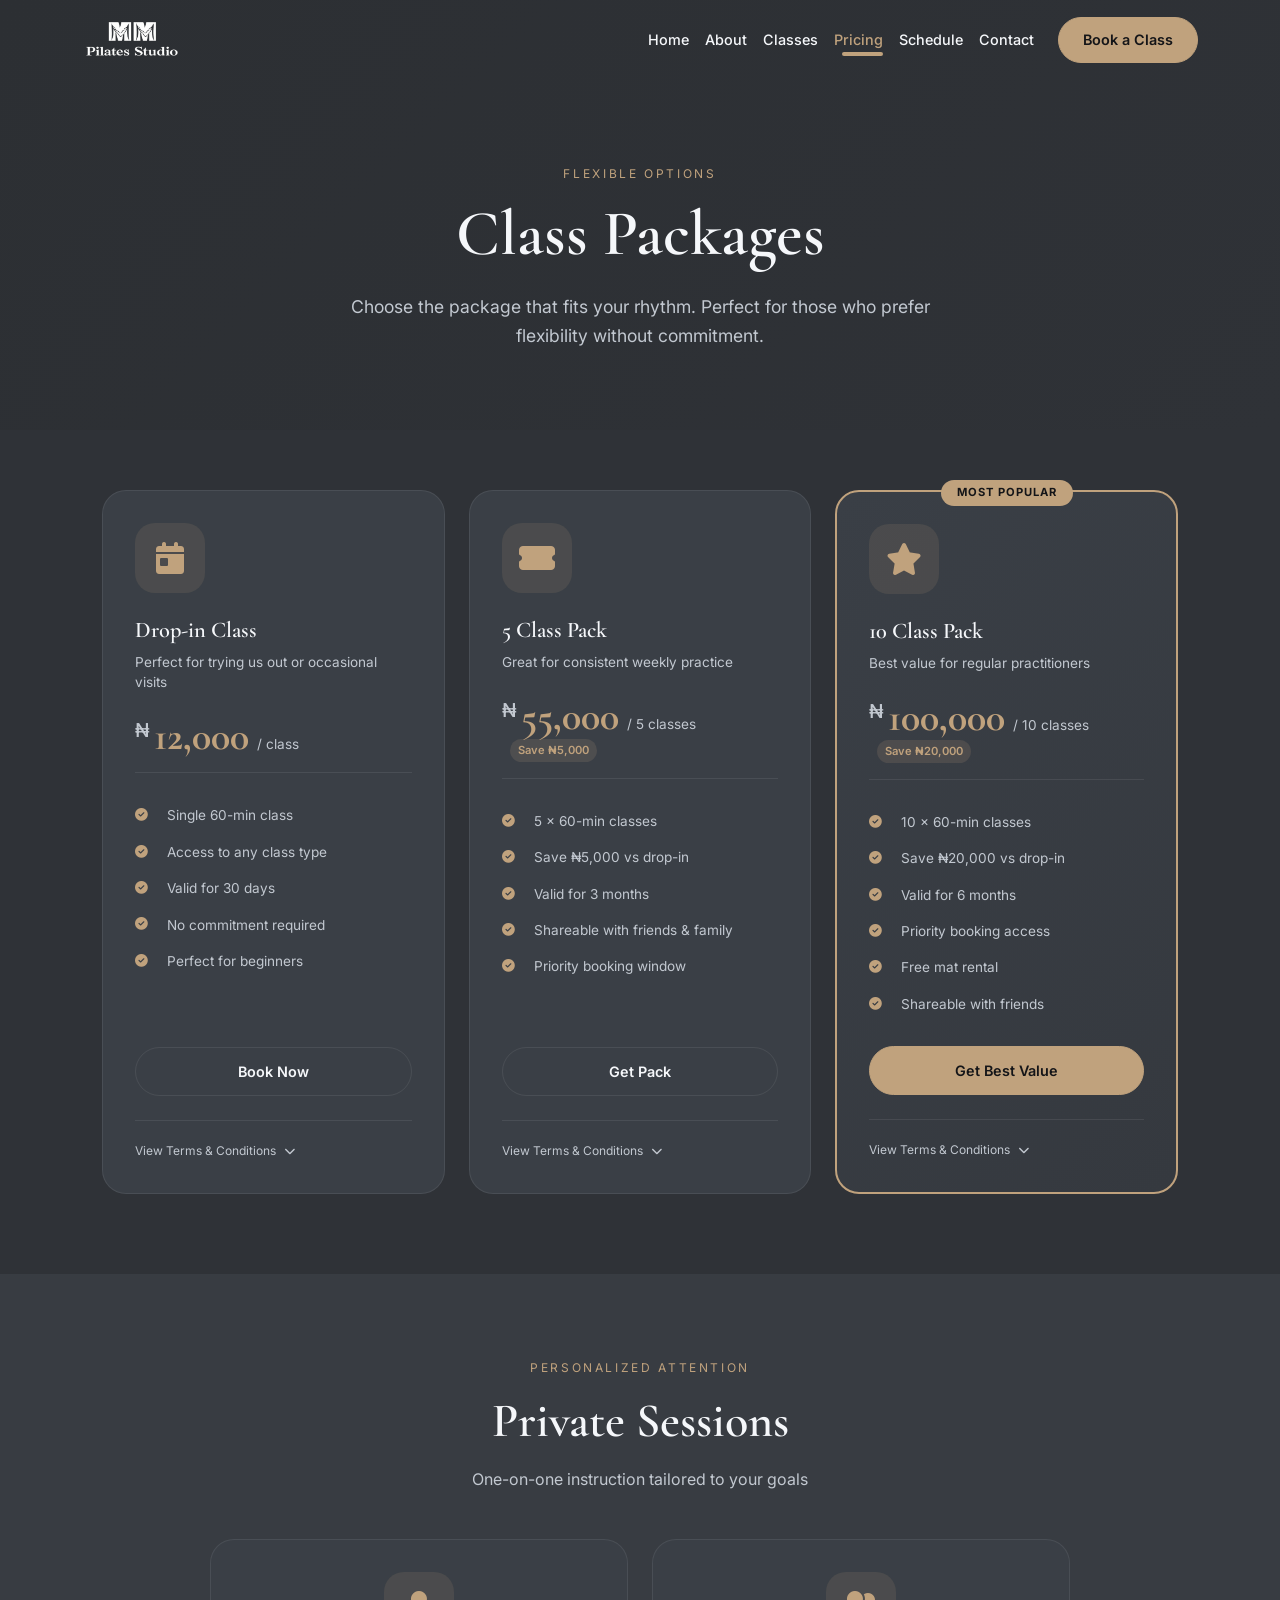
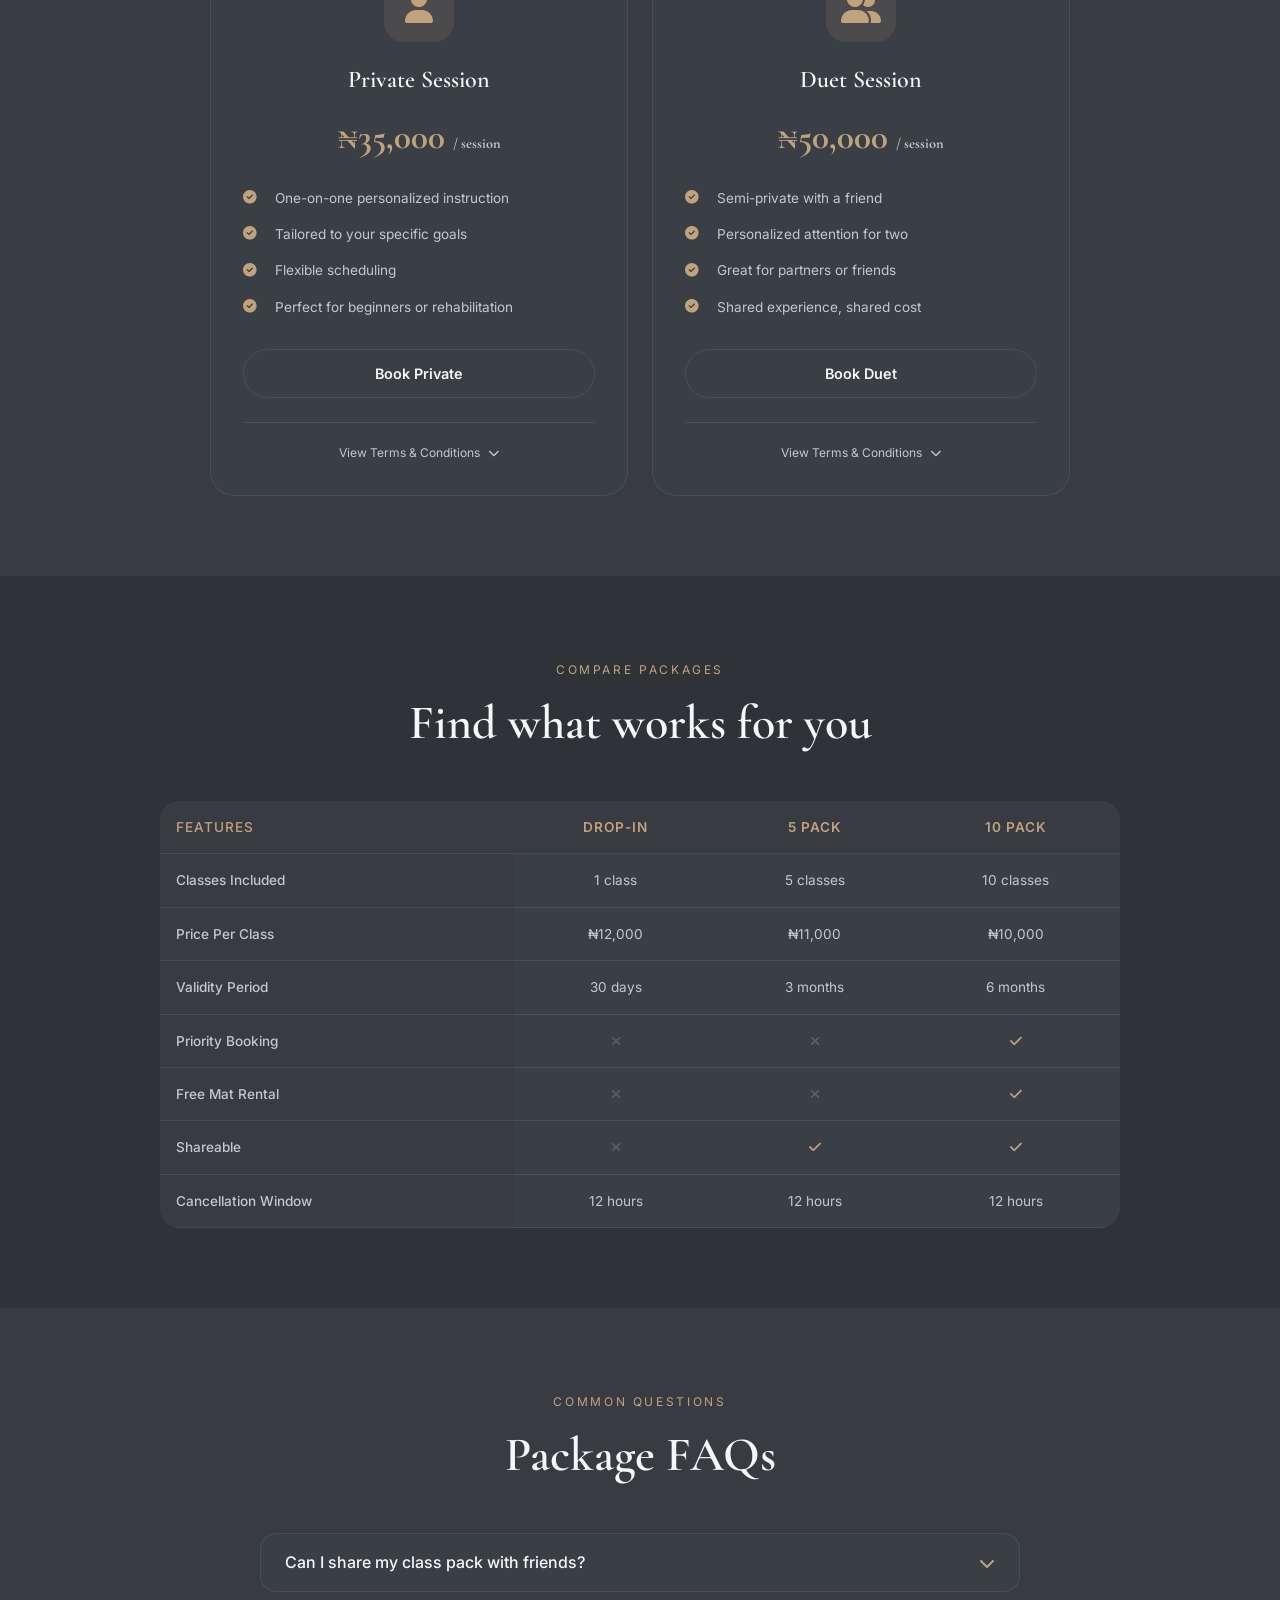
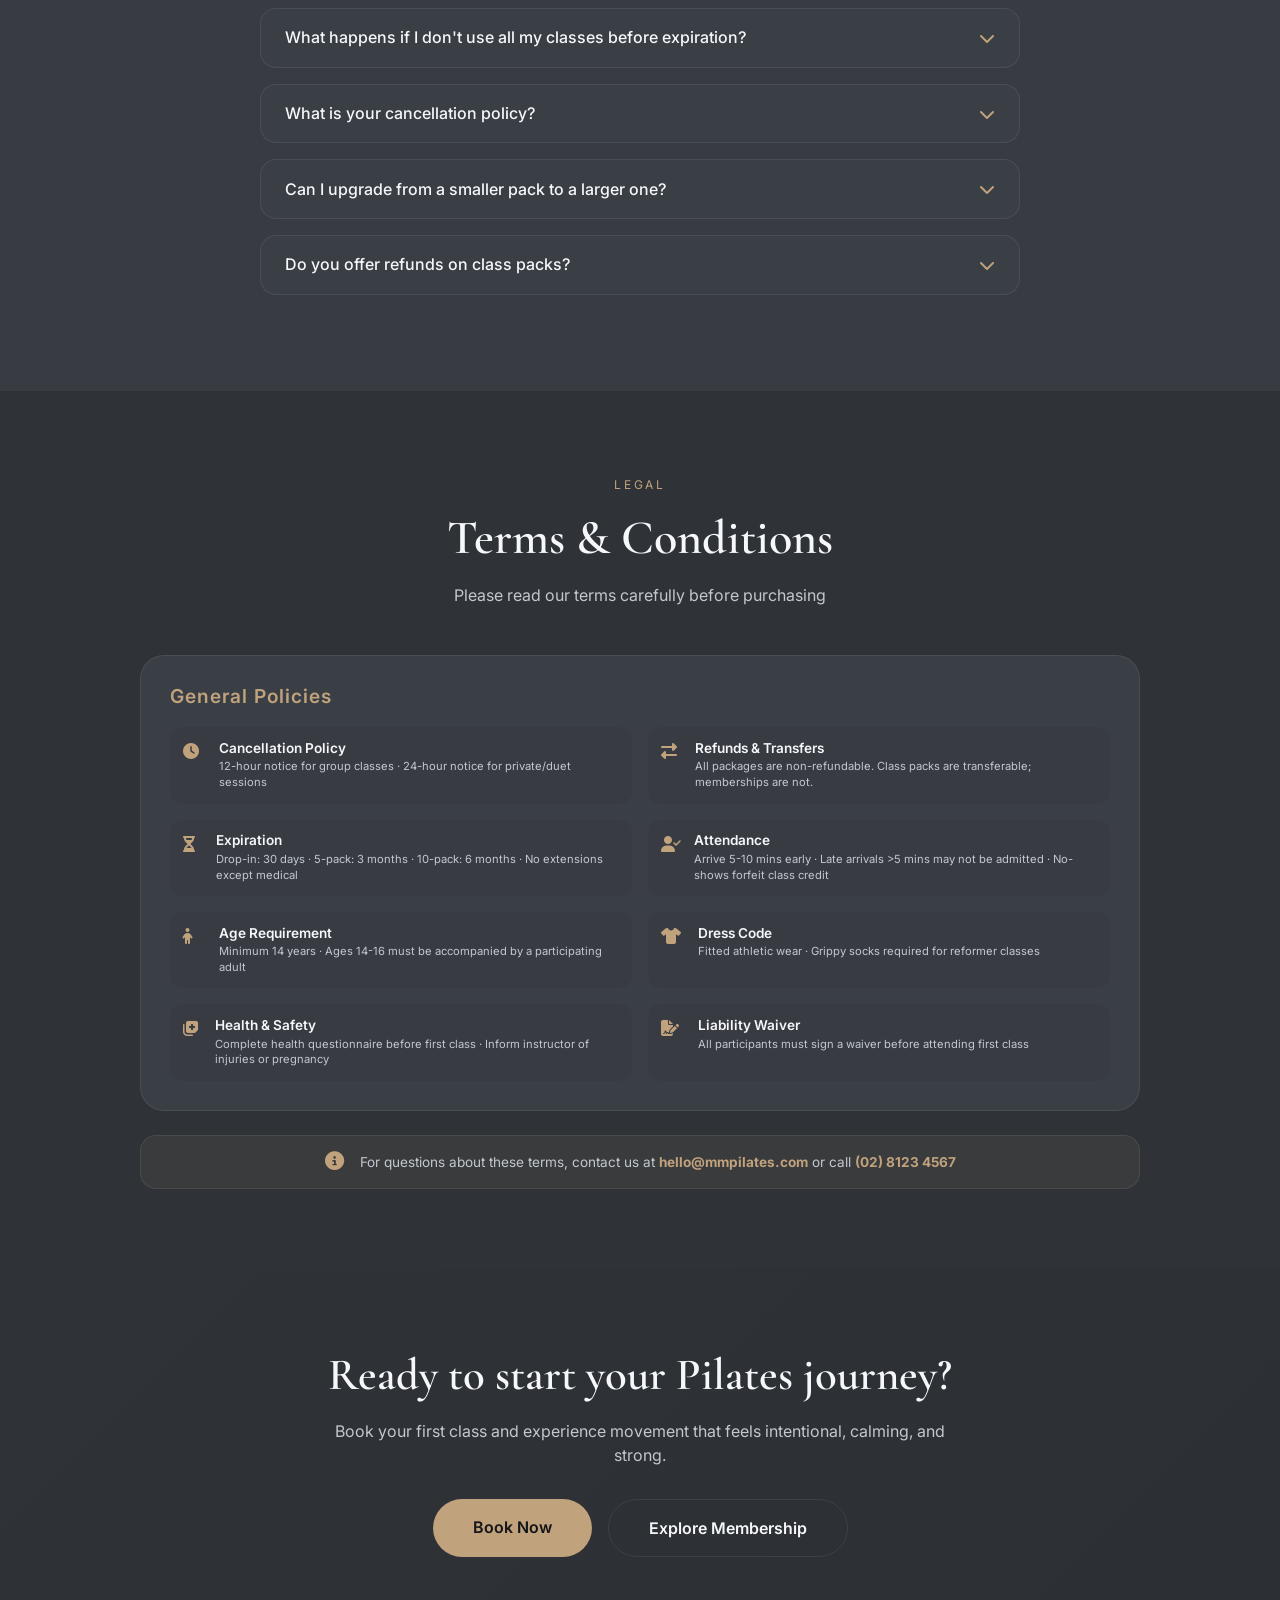
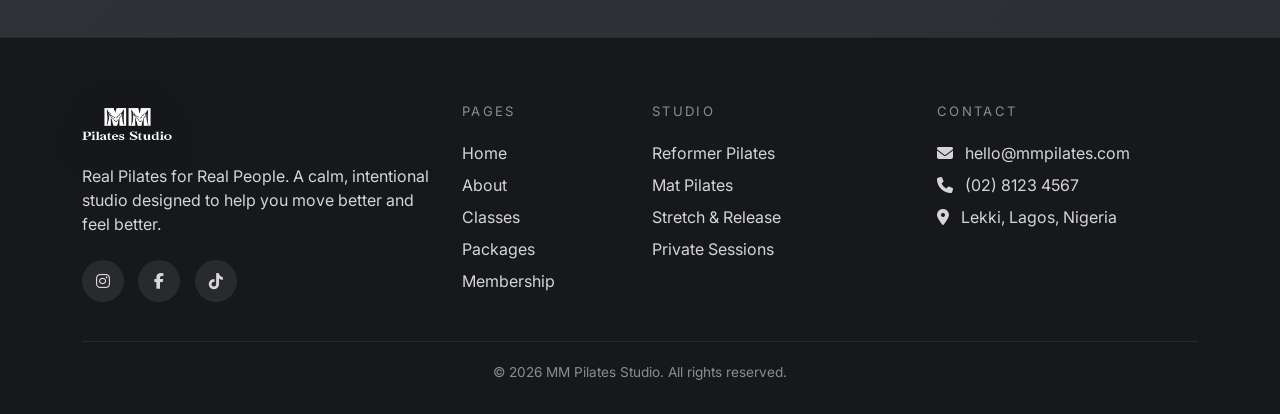
<file: packages.html>
<!DOCTYPE html>
<html lang="en">

<head>
  <meta charset="UTF-8">
  <meta name="viewport" content="width=device-width, initial-scale=1.0">
  <title>MM Pilates | Class Packages</title>
  <meta name="description"
    content="MM Pilates Studio class packages - Choose from drop-ins, 5-class packs, and 10-class packs. Flexible options for your Pilates journey.">

  <link rel="icon" type="image/png" href="assets/images/logo.png">

  <!-- Fonts -->
  <link rel="preconnect" href="https://fonts.googleapis.com">
  <link rel="preconnect" href="https://fonts.gstatic.com" crossorigin>
  <link
    href="https://fonts.googleapis.com/css2?family=Inter:wght@300;400;500;600;700;800&family=Cormorant+Garamond:wght@400;500;600;700&display=swap"
    rel="stylesheet">

  <!-- Bootstrap CSS -->
  <link href="https://cdn.jsdelivr.net/npm/bootstrap@5.3.0/dist/css/bootstrap.min.css" rel="stylesheet">

  <!-- Font Awesome -->
  <link rel="stylesheet" href="https://cdnjs.cloudflare.com/ajax/libs/font-awesome/6.4.0/css/all.min.css">

  <!-- AOS Animation -->
  <link href="https://unpkg.com/aos@2.3.1/dist/aos.css" rel="stylesheet">

  <!-- Packages Page CSS -->
  <link rel="stylesheet" href="css/packages.css">

  <style>
    /* ------------------------------
   CONDENSED TERMS & CONDITIONS
------------------------------ */
.terms-container {
  max-width: 1000px;
  margin: 0 auto;
}

.terms-summary {
  background: var(--muse-card);
  border-radius: 24px;
  border: 1px solid var(--muse-border);
  padding: 1.8rem;
  margin-bottom: 1.5rem;
}

.terms-summary h3 {
  font-size: 1.2rem;
  margin-bottom: 1.2rem;
  color: var(--muse-accent);
  font-family: "Inter", sans-serif;
  font-weight: 600;
  letter-spacing: 1px;
}

.terms-grid {
  display: grid;
  grid-template-columns: repeat(auto-fit, minmax(280px, 1fr));
  gap: 1rem;
}

.terms-grid.two-col {
  grid-template-columns: repeat(2, 1fr);
}

.terms-item {
  display: flex;
  gap: 1rem;
  padding: 1rem;
  background: var(--muse-soft);
  border-radius: 16px;
  transition: var(--transition);
}

.terms-item:hover {
  transform: translateY(-2px);
  border-color: var(--muse-accent);
  background: rgba(192, 162, 125, 0.05);
}

.terms-item.featured {
  background: linear-gradient(135deg, var(--muse-soft), rgba(192, 162, 125, 0.08));
  border-left: 3px solid var(--muse-accent);
}

.terms-icon {
  width: 45px;
  height: 45px;
  background: rgba(192, 162, 125, 0.12);
  border-radius: 12px;
  display: flex;
  align-items: center;
  justify-content: center;
  flex-shrink: 0;
}

.terms-icon i {
  font-size: 1.2rem;
  color: var(--muse-accent);
}

.terms-content {
  flex: 1;
}

.terms-content h4 {
  font-size: 1rem;
  margin-bottom: 0.3rem;
  font-family: "Inter", sans-serif;
  font-weight: 600;
  display: flex;
  align-items: center;
  gap: 0.5rem;
  flex-wrap: wrap;
}

.terms-content p {
  font-size: 0.8rem;
  color: var(--muse-copy);
  margin-bottom: 0.25rem;
  line-height: 1.4;
}

.terms-content small {
  font-size: 0.7rem;
  color: var(--muse-accent);
}

.badge {
  background: var(--muse-accent);
  color: #141518;
  font-size: 0.6rem;
  font-weight: 700;
  padding: 0.2rem 0.5rem;
  border-radius: 20px;
  letter-spacing: 0.5px;
}

/* Policies Grid */
.policies-grid {
  display: grid;
  grid-template-columns: repeat(2, 1fr);
  gap: 1rem;
}

.policy-item {
  display: flex;
  gap: 0.8rem;
  padding: 0.8rem;
  background: var(--muse-soft);
  border-radius: 12px;
  transition: var(--transition);
}

.policy-item:hover {
  background: rgba(192, 162, 125, 0.05);
}

.policy-item i {
  font-size: 1rem;
  color: var(--muse-accent);
  margin-top: 0.2rem;
  width: 24px;
}

.policy-item h4 {
  font-size: 0.85rem;
  font-weight: 600;
  margin-bottom: 0.2rem;
  font-family: "Inter", sans-serif;
}

.policy-item p {
  font-size: 0.7rem;
  color: var(--muse-copy);
  line-height: 1.4;
  margin: 0;
}

/* Terms Note */
.terms-note {
  background: rgba(192, 162, 125, 0.08);
  border-radius: 16px;
  padding: 1rem 1.5rem;
  display: flex;
  align-items: center;
  gap: 1rem;
  text-align: center;
  justify-content: center;
  border: 1px solid var(--muse-border);
}

.terms-note i {
  font-size: 1.2rem;
  color: var(--muse-accent);
}

.terms-note p {
  margin: 0;
  font-size: 0.85rem;
  color: var(--muse-copy);
}

.terms-note strong {
  color: var(--muse-accent);
}

/* Responsive */
@media (max-width: 768px) {
  .terms-grid {
    grid-template-columns: 1fr;
  }
  
  .terms-grid.two-col {
    grid-template-columns: 1fr;
  }
  
  .policies-grid {
    grid-template-columns: 1fr;
  }
  
  .terms-summary {
    padding: 1.2rem;
  }
  
  .terms-item {
    flex-direction: column;
    text-align: center;
  }
  
  .terms-icon {
    margin: 0 auto;
  }
  
  .terms-note {
    flex-direction: column;
    text-align: center;
  }
}

/* ------------------------------
   ACTIVE PRICING DROPDOWN STYLES
------------------------------ */

/* Active state for dropdown toggle (Pricing link) - Turns gold when any pricing page is active */
.navbar .nav-link.dropdown-toggle.active {
  color: #c0a27d;
}

.navbar .nav-link.dropdown-toggle.active::after {
  transform: scaleX(1);
}

/* Ensure the dropdown toggle shows gold when dropdown is open */
.navbar .nav-link.dropdown-toggle.show {
  color: #c0a27d;
}

/* Active dropdown item styling - Gold color, no black background */
.dropdown-menu-dark .dropdown-item.active {
  background: transparent;
  color: #c0a27d;
  position: relative;
}

/* Underline effect for active dropdown items */
.dropdown-menu-dark .dropdown-item.active::after {
  content: "";
  position: absolute;
  left: 0.5rem;
  right: 0.5rem;
  bottom: 0.1rem;
  height: 2px;
  border-radius: 999px;
  background: #c0a27d;
  transform: scaleX(1);
}
  </style>
</head>

<body>

  <!-- Navigation -->
  <nav class="navbar navbar-expand-lg">
    <div class="container">
      <a class="navbar-brand" href="index.html">
        <img src="assets/images/mm-logo.png" alt="MM Pilates Logo" class="nav-logo">
      </a>
      <button class="navbar-toggler" type="button" data-bs-toggle="collapse" data-bs-target="#navbarNav">
        <span class="navbar-toggler-icon"></span>
      </button>
      <div class="collapse navbar-collapse" id="navbarNav">
        <ul class="navbar-nav ms-auto align-items-lg-center">
          <li class="nav-item"><a class="nav-link" href="index.html">Home</a></li>
          <li class="nav-item"><a class="nav-link" href="index.html#about">About</a></li>
          <li class="nav-item"><a class="nav-link" href="index.html#classes">Classes</a></li>
          <li class="nav-item dropdown">
  <a class="nav-link dropdown-toggle active" href="#" role="button" data-bs-toggle="dropdown">
    Pricing
  </a>
  <ul class="dropdown-menu dropdown-menu-dark">
    <li><a class="dropdown-item active" href="packages.html">Packages</a></li>
    <li><a class="dropdown-item" href="membership.html">Membership</a></li>
  </ul>
</li>
          <li class="nav-item"><a class="nav-link" href="index.html#schedule">Schedule</a></li>
          <li class="nav-item"><a class="nav-link" href="contact.html">Contact</a></li>
          <li class="nav-item ms-lg-3 mt-3 mt-lg-0">
            <a class="btn-muse" href="index.html#schedule">Book a Class</a>
          </li>
        </ul>
      </div>
    </div>
  </nav>

  <!-- Hero Section -->
  <section class="packages-hero">
    <div class="container">
      <div class="row justify-content-center text-center">
        <div class="col-lg-8" data-aos="fade-up">
          <span class="eyebrow">FLEXIBLE OPTIONS</span>
          <h1 class="hero-title">Class Packages</h1>
          <p class="hero-description">
            Choose the package that fits your rhythm. Perfect for those who prefer flexibility without commitment.
          </p>
        </div>
      </div>
    </div>
  </section>

  <!-- Packages Cards -->
  <section class="packages-section">
    <div class="container">
      <div class="packages-grid">
        <!-- Drop-in Package -->
        <div class="package-card" data-aos="fade-up" data-aos-delay="0">
          <div class="package-badge"></div>
          <div class="package-icon">
            <i class="fas fa-calendar-day"></i>
          </div>
          <h3 class="package-title">Drop-in Class</h3>
          <p class="package-description">Perfect for trying us out or occasional visits</p>
          <div class="package-price">
            <span class="currency">₦</span>
            <span class="price">12,000</span>
            <span class="period">/ class</span>
          </div>
          <ul class="package-features">
            <li><i class="fas fa-check-circle"></i> Single 60-min class</li>
            <li><i class="fas fa-check-circle"></i> Access to any class type</li>
            <li><i class="fas fa-check-circle"></i> Valid for 30 days</li>
            <li><i class="fas fa-check-circle"></i> No commitment required</li>
            <li><i class="fas fa-check-circle"></i> Perfect for beginners</li>
          </ul>
          <a href="index.html#schedule" class="btn-package">Book Now</a>

          <!-- Terms & Conditions -->
          <div class="terms-toggle">
            <span class="terms-link" onclick="toggleTerms(this)">View Terms & Conditions <i
                class="fas fa-chevron-down"></i></span>
            <div class="terms-content">
              <h4>Drop-in Class Terms & Conditions</h4>
              <ul>
                <li><strong>Validity:</strong> Single class pass valid for 30 days from purchase date.</li>
                <li><strong>Cancellation:</strong> Cancellations must be made at least 12 hours before class start time
                  to retain credit.</li>
                <li><strong>No-Show Policy:</strong> Failure to cancel within 12 hours or no-show results in loss of
                  class credit.</li>
                <li><strong>Expiration:</strong> Unused classes expire after 30 days with no refund or extension.</li>
                <li><strong>Transferability:</strong> Drop-in passes are non-transferable and non-refundable.</li>
                <li><strong>First-Time Offer:</strong> First-time clients receive 20% off their first drop-in class.
                </li>
              </ul>
            </div>
          </div>
        </div>

        <!-- 5 Class Pack -->
        <div class="package-card" data-aos="fade-up" data-aos-delay="100">
          <div class="package-badge"></div>
          <div class="package-icon">
            <i class="fas fa-ticket-alt"></i>
          </div>
          <h3 class="package-title">5 Class Pack</h3>
          <p class="package-description">Great for consistent weekly practice</p>
          <div class="package-price">
            <span class="currency">₦</span>
            <span class="price">55,000</span>
            <span class="period">/ 5 classes</span>
            <span class="savings">Save ₦5,000</span>
          </div>
          <ul class="package-features">
            <li><i class="fas fa-check-circle"></i> 5 x 60-min classes</li>
            <li><i class="fas fa-check-circle"></i> Save ₦5,000 vs drop-in</li>
            <li><i class="fas fa-check-circle"></i> Valid for 3 months</li>
            <li><i class="fas fa-check-circle"></i> Shareable with friends & family</li>
            <li><i class="fas fa-check-circle"></i> Priority booking window</li>
          </ul>
          <a href="index.html#schedule" class="btn-package">Get Pack</a>

          <!-- Terms & Conditions -->
          <div class="terms-toggle">
            <span class="terms-link" onclick="toggleTerms(this)">View Terms & Conditions <i
                class="fas fa-chevron-down"></i></span>
            <div class="terms-content">
              <h4>5 Class Pack Terms & Conditions</h4>
              <ul>
                <li><strong>Validity:</strong> 5-class pack valid for 3 months from purchase date.</li>
                <li><strong>Cancellation:</strong> 12-hour cancellation policy applies. Late cancellations count as
                  class used.</li>
                <li><strong>No-Show Policy:</strong> No-shows result in loss of class credit.</li>
                <li><strong>Expiration:</strong> All unused classes expire after 3 months with no refund or extension.
                </li>
                <li><strong>Transferability:</strong> Pack can be shared with friends and family members.</li>
                <li><strong>Refunds:</strong> Class packs are non-refundable but can be transferred to another person.
                </li>
                <li><strong>Extensions:</strong> Extensions may be granted for medical reasons with doctor's note.</li>
              </ul>
            </div>
          </div>
        </div>

        <!-- 10 Class Pack - Featured -->
        <div class="package-card featured" data-aos="fade-up" data-aos-delay="200">
          <div class="package-badge">MOST POPULAR</div>
          <div class="package-icon">
            <i class="fas fa-star"></i>
          </div>
          <h3 class="package-title">10 Class Pack</h3>
          <p class="package-description">Best value for regular practitioners</p>
          <div class="package-price">
            <span class="currency">₦</span>
            <span class="price">100,000</span>
            <span class="period">/ 10 classes</span>
            <span class="savings">Save ₦20,000</span>
          </div>
          <ul class="package-features">
            <li><i class="fas fa-check-circle"></i> 10 x 60-min classes</li>
            <li><i class="fas fa-check-circle"></i> Save ₦20,000 vs drop-in</li>
            <li><i class="fas fa-check-circle"></i> Valid for 6 months</li>
            <li><i class="fas fa-check-circle"></i> Priority booking access</li>
            <li><i class="fas fa-check-circle"></i> Free mat rental</li>
            <li><i class="fas fa-check-circle"></i> Shareable with friends</li>
          </ul>
          <a href="index.html#schedule" class="btn-package featured-btn">Get Best Value</a>

          <!-- Terms & Conditions -->
          <div class="terms-toggle">
            <span class="terms-link" onclick="toggleTerms(this)">View Terms & Conditions <i
                class="fas fa-chevron-down"></i></span>
            <div class="terms-content">
              <h4>10 Class Pack Terms & Conditions</h4>
              <ul>
                <li><strong>Validity:</strong> 10-class pack valid for 6 months from purchase date.</li>
                <li><strong>Cancellation:</strong> 12-hour cancellation policy applies. Late cancellations count as
                  class used.</li>
                <li><strong>No-Show Policy:</strong> No-shows result in loss of class credit.</li>
                <li><strong>Expiration:</strong> All unused classes expire after 6 months with no refund or extension.
                </li>
                <li><strong>Priority Booking:</strong> Pack holders get 48-hour priority booking window.</li>
                <li><strong>Transferability:</strong> Pack can be shared with up to 3 family members or friends.</li>
                <li><strong>Refunds:</strong> Class packs are non-refundable but can be transferred.</li>
                <li><strong>Bonus Benefits:</strong> Free mat rental for all classes in this pack.</li>
                <li><strong>Extensions:</strong> One-time 30-day extension available with written request.</li>
              </ul>
            </div>
          </div>
        </div>
      </div>
    </div>
  </section>

  <!-- Private Sessions Section -->
  <section class="private-section">
    <div class="container">
      <div class="section-header" data-aos="fade-up">
        <span class="eyebrow">PERSONALIZED ATTENTION</span>
        <h2 class="section-title">Private Sessions</h2>
        <p class="section-subtitle">One-on-one instruction tailored to your goals</p>
      </div>

      <div class="private-grid">
        <div class="private-card" data-aos="fade-up" data-aos-delay="100">
          <div class="private-icon">
            <i class="fas fa-user"></i>
          </div>
          <h3>Private Session</h3>
          <div class="private-price">
            ₦35,000 <span>/ session</span>
          </div>
          <ul class="private-features">
            <li><i class="fas fa-check-circle"></i> One-on-one personalized instruction</li>
            <li><i class="fas fa-check-circle"></i> Tailored to your specific goals</li>
            <li><i class="fas fa-check-circle"></i> Flexible scheduling</li>
            <li><i class="fas fa-check-circle"></i> Perfect for beginners or rehabilitation</li>
          </ul>
          <a href="index.html#schedule" class="btn-private">Book Private</a>

          <!-- Terms & Conditions -->
          <div class="terms-toggle private-terms">
            <span class="terms-link" onclick="toggleTerms(this)">View Terms & Conditions <i
                class="fas fa-chevron-down"></i></span>
            <div class="terms-content">
              <h4>Private Session Terms & Conditions</h4>
              <ul>
                <li><strong>Duration:</strong> 60-minute one-on-one session with certified instructor.</li>
                <li><strong>Cancellation:</strong> 24-hour cancellation notice required to avoid full session charge.
                </li>
                <li><strong>Late Cancellation:</strong> Cancellations within 24 hours incur 50% session fee.</li>
                <li><strong>No-Show:</strong> No-shows result in full session charge with no rescheduling.</li>
                <li><strong>Packages:</strong> Purchase 5 private sessions for ₦160,000 (save ₦15,000).</li>
                <li><strong>Validity:</strong> Single sessions valid for 30 days, packages valid for 6 months.</li>
                <li><strong>Scheduling:</strong> Sessions subject to instructor availability.</li>
              </ul>
            </div>
          </div>
        </div>

        <div class="private-card" data-aos="fade-up" data-aos-delay="200">
          <div class="private-icon">
            <i class="fas fa-user-friends"></i>
          </div>
          <h3>Duet Session</h3>
          <div class="private-price">
            ₦50,000 <span>/ session</span>
          </div>
          <ul class="private-features">
            <li><i class="fas fa-check-circle"></i> Semi-private with a friend</li>
            <li><i class="fas fa-check-circle"></i> Personalized attention for two</li>
            <li><i class="fas fa-check-circle"></i> Great for partners or friends</li>
            <li><i class="fas fa-check-circle"></i> Shared experience, shared cost</li>
          </ul>
          <a href="index.html#schedule" class="btn-private">Book Duet</a>

          <!-- Terms & Conditions -->
          <div class="terms-toggle private-terms">
            <span class="terms-link" onclick="toggleTerms(this)">View Terms & Conditions <i
                class="fas fa-chevron-down"></i></span>
            <div class="terms-content">
              <h4>Duet Session Terms & Conditions</h4>
              <ul>
                <li><strong>Duration:</strong> 60-minute session for two participants.</li>
                <li><strong>Cancellation:</strong> 24-hour cancellation notice required from both participants.</li>
                <li><strong>No-Show:</strong> No-shows from either participant result in full session charge.</li>
                <li><strong>Partner Policy:</strong> Both participants must be present for session to proceed.</li>
                <li><strong>Packages:</strong> Purchase 5 duet sessions for ₦230,000 (save ₦20,000).</li>
                <li><strong>Validity:</strong> Single sessions valid for 30 days, packages valid for 6 months.</li>
                <li><strong>Scheduling:</strong> Both participants must agree on scheduling time.</li>
              </ul>
            </div>
          </div>
        </div>
      </div>
    </div>
  </section>

  <!-- Package Comparison Table -->
  <section class="comparison-section">
    <div class="container">
      <div class="section-header" data-aos="fade-up">
        <span class="eyebrow">COMPARE PACKAGES</span>
        <h2 class="section-title">Find what works for you</h2>
      </div>

      <div class="table-wrapper" data-aos="fade-up">
        <table class="comparison-table">
          <thead>
            <tr>
              <th>Features</th>
              <th>Drop-in</th>
              <th>5 Pack</th>
              <th>10 Pack</th>
            </tr>
          </thead>
          <tbody>
            <tr>
              <td>Classes Included</td>
              <td>1 class</td>
              <td>5 classes</td>
              <td>10 classes</td>
            </tr>
            <tr>
              <td>Price Per Class</td>
              <td>₦12,000</td>
              <td>₦11,000</td>
              <td>₦10,000</td>
            </tr>
            <tr>
              <td>Validity Period</td>
              <td>30 days</td>
              <td>3 months</td>
              <td>6 months</td>
            </tr>
            <tr>
              <td>Priority Booking</td>
              <td><i class="fas fa-times"></i></td>
              <td><i class="fas fa-times"></i></td>
              <td><i class="fas fa-check"></i></td>
            </tr>
            <tr>
              <td>Free Mat Rental</td>
              <td><i class="fas fa-times"></i></td>
              <td><i class="fas fa-times"></i></td>
              <td><i class="fas fa-check"></i></td>
            </tr>
            <tr>
              <td>Shareable</td>
              <td><i class="fas fa-times"></i></td>
              <td><i class="fas fa-check"></i></td>
              <td><i class="fas fa-check"></i></td>
            </tr>
            <tr>
              <td>Cancellation Window</td>
              <td>12 hours</td>
              <td>12 hours</td>
              <td>12 hours</td>
            </tr>
          </tbody>
        </table>
      </div>
    </div>
  </section>

  <!-- FAQ Section -->
  <section class="faq-section">
    <div class="container">
      <div class="section-header" data-aos="fade-up">
        <span class="eyebrow">COMMON QUESTIONS</span>
        <h2 class="section-title">Package FAQs</h2>
      </div>

      <div class="faq-grid">
        <div class="faq-item" data-aos="fade-up">
          <div class="faq-question">
            <h4>Can I share my class pack with friends?</h4>
            <i class="fas fa-chevron-down"></i>
          </div>
          <div class="faq-answer">
            <p>Yes! Our 5-class and 10-class packs are shareable with friends and family. Drop-in passes are
              non-transferable. When booking, simply specify who will be attending each class.</p>
          </div>
        </div>

        <div class="faq-item" data-aos="fade-up" data-aos-delay="100">
          <div class="faq-question">
            <h4>What happens if I don't use all my classes before expiration?</h4>
            <i class="fas fa-chevron-down"></i>
          </div>
          <div class="faq-answer">
            <p>Unused classes expire after the validity period and cannot be refunded. We recommend planning your
              classes regularly. Extensions may be granted for medical reasons with proper documentation.</p>
          </div>
        </div>

        <div class="faq-item" data-aos="fade-up" data-aos-delay="200">
          <div class="faq-question">
            <h4>What is your cancellation policy?</h4>
            <i class="fas fa-chevron-down"></i>
          </div>
          <div class="faq-answer">
            <p>We require 12 hours notice for cancellations. Late cancellations or no-shows will result in the loss of
              that class credit from your pack. Private sessions require 24-hour notice.</p>
          </div>
        </div>

        <div class="faq-item" data-aos="fade-up" data-aos-delay="300">
          <div class="faq-question">
            <h4>Can I upgrade from a smaller pack to a larger one?</h4>
            <i class="fas fa-chevron-down"></i>
          </div>
          <div class="faq-answer">
            <p>Yes! You can upgrade at any time by paying the difference in price. The remaining classes from your
              current pack will be added to your new pack with the extended validity period.</p>
          </div>
        </div>

        <div class="faq-item" data-aos="fade-up" data-aos-delay="400">
          <div class="faq-question">
            <h4>Do you offer refunds on class packs?</h4>
            <i class="fas fa-chevron-down"></i>
          </div>
          <div class="faq-answer">
            <p>Class packs are non-refundable but can be transferred to another person. If you have a medical condition
              preventing participation, we may offer extensions with a doctor's note.</p>
          </div>
        </div>
      </div>
    </div>
  </section>

  <!-- Terms & Conditions Section -->
  <section class="terms-section">
    <div class="container">
      <div class="section-header" data-aos="fade-up">
        <span class="eyebrow">LEGAL</span>
        <h2 class="section-title">Terms & Conditions</h2>
        <p class="section-subtitle">Please read our terms carefully before purchasing</p>
      </div>

      <div class="terms-container" data-aos="fade-up">
        <!-- Package Terms Summary -->
        <!-- <div class="terms-summary">
          <h3>Class Packages & Sessions</h3>
          <div class="terms-grid">
            <div class="terms-item">
              <div class="terms-icon"><i class="fas fa-calendar-day"></i></div>
              <div class="terms-content">
                <h4>Drop-in</h4>
                <p>₦12,000 · Valid 30 days · Non-transferable · 12hr cancellation</p>
                <small>First-time clients get 20% off</small>
              </div>
            </div>
            <div class="terms-item">
              <div class="terms-icon"><i class="fas fa-ticket-alt"></i></div>
              <div class="terms-content">
                <h4>5 Class Pack</h4>
                <p>₦55,000 · Valid 3 months · Shareable · 12hr cancellation</p>
                <small>Save ₦5,000 vs drop-in</small>
              </div>
            </div>
            <div class="terms-item featured">
              <div class="terms-icon"><i class="fas fa-star"></i></div>
              <div class="terms-content">
                <h4>10 Class Pack <span class="badge">Most Popular</span></h4>
                <p>₦100,000 · Valid 6 months · Shareable (up to 3 people) · Priority booking</p>
                <small>Free mat rental + 10% off workshops</small>
              </div>
            </div>
            <div class="terms-item">
              <div class="terms-icon"><i class="fas fa-user"></i></div>
              <div class="terms-content">
                <h4>Private Session</h4>
                <p>₦35,000/session · 60 min · 24hr cancellation · Personalized attention</p>
                <small>5-pack: ₦160,000 · 10-pack: ₦310,000</small>
              </div>
            </div>
            <div class="terms-item">
              <div class="terms-icon"><i class="fas fa-user-friends"></i></div>
              <div class="terms-content">
                <h4>Duet Session</h4>
                <p>₦50,000/session · 60 min for two · 24hr cancellation · Both must attend</p>
                <small>5-pack: ₦230,000 · 10-pack: ₦450,000</small>
              </div>
            </div>
          </div>
        </div> -->

        <!-- Membership Terms Summary -->
        <!-- <div class="terms-summary">
          <h3>Membership Plans</h3>
          <div class="terms-grid two-col">
            <div class="terms-item featured">
              <div class="terms-icon"><i class="fas fa-infinity"></i></div>
              <div class="terms-content">
                <h4>Monthly Unlimited <span class="badge">Best Value</span></h4>
                <p>₦180,000/month · Unlimited classes · 72hr priority booking · Free mat & towel</p>
                <small>10% off workshops · 1 guest pass/month · Freeze option available</small>
              </div>
            </div>
            <div class="terms-item">
              <div class="terms-icon"><i class="fas fa-calendar-alt"></i></div>
              <div class="terms-content">
                <h4>3-Month Commitment</h4>
                <p>₦165,000/month · Unlimited classes · 48hr booking · 3-month minimum</p>
                <small>Save ₦15,000/quarter · 1 guest pass/quarter</small>
              </div>
            </div>
          </div>
        </div> -->

        <!-- General Policies -->
        <div class="terms-summary">
          <h3>General Policies</h3>
          <div class="policies-grid">
            <div class="policy-item">
              <i class="fas fa-clock"></i>
              <div>
                <h4>Cancellation Policy</h4>
                <p>12-hour notice for group classes · 24-hour notice for private/duet sessions</p>
              </div>
            </div>
            <div class="policy-item">
              <i class="fas fa-exchange-alt"></i>
              <div>
                <h4>Refunds & Transfers</h4>
                <p>All packages are non-refundable. Class packs are transferable; memberships are not.</p>
              </div>
            </div>
            <div class="policy-item">
              <i class="fas fa-hourglass-half"></i>
              <div>
                <h4>Expiration</h4>
                <p>Drop-in: 30 days · 5-pack: 3 months · 10-pack: 6 months · No extensions except medical</p>
              </div>
            </div>
            <div class="policy-item">
              <i class="fas fa-user-check"></i>
              <div>
                <h4>Attendance</h4>
                <p>Arrive 5-10 mins early · Late arrivals >5 mins may not be admitted · No-shows forfeit class credit
                </p>
              </div>
            </div>
            <div class="policy-item">
              <i class="fas fa-child"></i>
              <div>
                <h4>Age Requirement</h4>
                <p>Minimum 14 years · Ages 14-16 must be accompanied by a participating adult</p>
              </div>
            </div>
            <div class="policy-item">
              <i class="fas fa-tshirt"></i>
              <div>
                <h4>Dress Code</h4>
                <p>Fitted athletic wear · Grippy socks required for reformer classes</p>
              </div>
            </div>
            <div class="policy-item">
              <i class="fas fa-notes-medical"></i>
              <div>
                <h4>Health & Safety</h4>
                <p>Complete health questionnaire before first class · Inform instructor of injuries or pregnancy</p>
              </div>
            </div>
            <div class="policy-item">
              <i class="fas fa-file-signature"></i>
              <div>
                <h4>Liability Waiver</h4>
                <p>All participants must sign a waiver before attending first class</p>
              </div>
            </div>
          </div>
        </div>

        <!-- Quick Reference Note -->
        <div class="terms-note">
          <i class="fas fa-info-circle"></i>
          <p>For questions about these terms, contact us at 
  <strong><a href="mailto:hello@mmpilates.com" style="color: #c0a27d; text-decoration: none;">hello@mmpilates.com</a></strong> 
  or call 
  <strong><a href="tel:+2348123456789" style="color: #c0a27d; text-decoration: none;">(02) 8123 4567</a></strong>
</p>
        </div>
      </div>
    </div>
  </section>

  <!-- CTA Section -->
  <section class="cta-section">
    <div class="container">
      <div class="cta-content" data-aos="fade-up">
        <h2>Ready to start your Pilates journey?</h2>
        <p>Book your first class and experience movement that feels intentional, calming, and strong.</p>
        <div class="cta-buttons">
          <a href="index.html#schedule" class="btn-cta-primary">Book Now</a>
          <a href="membership.html" class="btn-cta-secondary">Explore Membership</a>
        </div>
      </div>
    </div>
  </section>

  <!-- Footer -->
  <footer class="footer">
    <div class="container">
      <div class="row g-4">
        <div class="col-lg-4">
          <img src="assets/images/mm-logo.png" alt="MM Pilates Logo" class="footer-logo mb-3">
          <p class="copy-muted">
            Real Pilates for Real People. A calm, intentional studio designed to
            help you move better and feel better.
          </p>
          <div class="social-list mt-4">
            <a href="#"><i class="fab fa-instagram"></i></a>
            <a href="#"><i class="fab fa-facebook-f"></i></a>
            <a href="#"><i class="fab fa-tiktok"></i></a>
          </div>
        </div>

        <div class="col-md-4 col-lg-2">
          <p class="footer-title">Pages</p>
          <ul class="list-unstyled d-grid gap-2">
            <li><a href="index.html">Home</a></li>
            <li><a href="index.html#about">About</a></li>
            <li><a href="index.html#classes">Classes</a></li>
            <li><a href="packages.html">Packages</a></li>
            <li><a href="membership.html">Membership</a></li>
          </ul>
        </div>

        <div class="col-md-4 col-lg-3">
          <p class="footer-title">Studio</p>
          <ul class="list-unstyled d-grid gap-2">
            <li>Reformer Pilates</li>
            <li>Mat Pilates</li>
            <li>Stretch & Release</li>
            <li>Private Sessions</li>
          </ul>
        </div>

        <div class="col-md-4 col-lg-3">
          <p class="footer-title">Contact</p>
          <ul class="list-unstyled d-grid gap-2">
            <li><i class="fas fa-envelope me-2"></i> hello@mmpilates.com</li>
            <li><i class="fas fa-phone me-2"></i> (02) 8123 4567</li>
            <li><i class="fas fa-location-dot me-2"></i> Lekki, Lagos, Nigeria</li>
          </ul>
        </div>
      </div>

      <div class="copyright">
        © <span id="currentYear"></span> MM Pilates Studio. All rights reserved.
      </div>
    </div>
  </footer>

  <button class="back-to-top" id="backToTop">
    <i class="fas fa-arrow-up"></i>
  </button>

  <script src="https://cdn.jsdelivr.net/npm/bootstrap@5.3.0/dist/js/bootstrap.bundle.min.js"></script>
  <script src="https://unpkg.com/aos@2.3.1/dist/aos.js"></script>
  <script>
    // Initialize AOS
    AOS.init({
      duration: 800,
      once: true,
      offset: 100
    });

    // Current Year
    document.getElementById('currentYear').textContent = new Date().getFullYear();

    // Navbar scroll effect
    const navbar = document.querySelector('.navbar');
    window.addEventListener('scroll', () => {
      if (window.scrollY > 50) {
        navbar.classList.add('scrolled');
      } else {
        navbar.classList.remove('scrolled');
      }
    });

    // Back to top
    const backToTop = document.getElementById('backToTop');
    window.addEventListener('scroll', () => {
      if (window.scrollY > 300) {
        backToTop.classList.add('show');
      } else {
        backToTop.classList.remove('show');
      }
    });
    backToTop.addEventListener('click', () => {
      window.scrollTo({ top: 0, behavior: 'smooth' });
    });

    // Toggle Terms & Conditions
    function toggleTerms(element) {
      const termsContainer = element.closest('.terms-toggle');
      termsContainer.classList.toggle('open');
    }
    window.toggleTerms = toggleTerms;

    // FAQ Accordion
    const faqItems = document.querySelectorAll('.faq-item');
    faqItems.forEach(item => {
      const question = item.querySelector('.faq-question');
      question.addEventListener('click', () => {
        const isOpen = item.classList.contains('open');
        faqItems.forEach(i => i.classList.remove('open'));
        if (!isOpen) {
          item.classList.add('open');
        }
      });
    });

    // Smooth scroll for anchor links
    document.querySelectorAll('a[href^="#"]').forEach(anchor => {
      anchor.addEventListener('click', function (e) {
        const href = this.getAttribute('href');
        if (href === '#') return;
        const target = document.querySelector(href);
        if (target) {
          e.preventDefault();
          target.scrollIntoView({ behavior: 'smooth', block: 'start' });
        }
      });
    });
  </script>
</body>

</html>
</file>
<file: css/contact.css>
/* ========================================
   MM PILATES STUDIO - CONTACT PAGE STYLES
   ======================================== */

:root {
  --muse-cream: #2f3237;
  --muse-soft: #383c42;
  --muse-card: #3a3f46;
  --muse-accent: #c0a27d;
  --muse-accent-deep: #d2b28a;
  --muse-ink: #f5f7fa;
  --muse-copy: #c2c8d0;
  --muse-white: #ffffff;
  --muse-border: rgba(255, 255, 255, 0.08);
  --muse-shadow: 0 18px 60px rgba(0, 0, 0, 0.28);
  --transition: all 0.35s ease;
}

/* ------------------------------
   BASE STYLES
------------------------------ */
* {
  margin: 0;
  padding: 0;
  box-sizing: border-box;
}

body {
  font-family: "Inter", sans-serif;
  color: var(--muse-ink);
  background: #2c2f33;
  overflow-x: hidden;
}

h1, h2, h3, h4, h5, h6 {
  font-family: "Cormorant Garamond", serif;
  font-weight: 600;
}

/* ------------------------------
   NAVIGATION
------------------------------ */
.navbar {
  position: fixed;
  top: 0;
  left: 0;
  width: 100%;
  z-index: 1200;
  background: transparent;
  border-bottom: 1px solid transparent;
  transition: var(--transition);
  padding: 1rem 0;
}

.navbar.scrolled {
  background: rgba(15, 17, 20, 0.92);
  backdrop-filter: blur(14px);
  border-bottom: 1px solid var(--muse-border);
  padding: 0.6rem 0;
}

.navbar-brand {
  padding: 0;
}

.nav-logo {
  width: 100px;
  height: 48px;
  object-fit: contain;
  transition: var(--transition);
}

.navbar.scrolled .nav-logo {
  width: 90px;
  height: 42px;
}

.nav-link {
  color: var(--muse-ink);
  font-weight: 500;
  font-size: 0.9rem;
  position: relative;
  padding: 0.4rem 0.9rem;
  transition: var(--transition);
}

.nav-link:hover,
.nav-link.active {
  color: var(--muse-accent);
}

.nav-link::after {
  content: "";
  position: absolute;
  left: 0.5rem;
  right: 0.5rem;
  bottom: 0;
  height: 2px;
  border-radius: 999px;
  background: var(--muse-accent);
  transform: scaleX(0);
  transform-origin: center;
  transition: var(--transition);
}

.nav-link:hover::after,
.nav-link.active::after {
  transform: scaleX(1);
}

/* Dropdown Styles */
@media (min-width: 992px) {
  .dropdown:hover .dropdown-menu {
    display: block;
    margin-top: 0;
  }
}

.navbar .nav-link.dropdown-toggle {
  position: relative;
}

.navbar .nav-link.dropdown-toggle::after {
  content: "";
  position: absolute;
  left: 0.5rem;
  right: 0.5rem;
  bottom: 0.1rem;
  height: 2px;
  border-radius: 999px;
  background: var(--muse-accent);
  transform: scaleX(0);
  transform-origin: center;
  transition: all 0.35s ease;
}

.navbar .nav-link.dropdown-toggle:hover::after,
.navbar .nav-link.dropdown-toggle.show::after {
  transform: scaleX(1);
}

.dropdown-menu-dark {
  background: #383c42;
  border: 1px solid rgba(255, 255, 255, 0.08);
  border-radius: 12px;
  margin-top: 0.5rem;
}

.dropdown-menu-dark .dropdown-item {
  color: #f5f7fa;
  padding: 0.6rem 1.5rem;
  transition: all 0.35s ease;
}

.dropdown-menu-dark .dropdown-item:hover,
.dropdown-menu-dark .dropdown-item.active {
  background: rgba(192, 162, 125, 0.14);
  color: var(--muse-accent);
}

.dropdown-toggle::after {
  margin-left: 0.5rem;
  vertical-align: middle;
}

.btn-muse {
  background: var(--muse-accent);
  color: #141518;
  border: 1px solid var(--muse-accent);
  border-radius: 999px;
  padding: 0.7rem 1.5rem;
  font-weight: 600;
  font-size: 0.9rem;
  transition: var(--transition);
  display: inline-block;
  text-decoration: none;
}

.btn-muse:hover {
  background: var(--muse-accent-deep);
  border-color: var(--muse-accent-deep);
  transform: translateY(-2px);
  color: #141518;
}

/* ------------------------------
   HERO SECTION
------------------------------ */
.contact-hero {
  padding: 160px 0 80px;
  background: linear-gradient(135deg, #2c2f33 0%, #2f3237 100%);
  text-align: center;
  position: relative;
  overflow: hidden;
}

.contact-hero::before {
  content: "";
  position: absolute;
  top: 0;
  left: 0;
  right: 0;
  bottom: 0;
  background: radial-gradient(circle at 70% 30%, rgba(192, 162, 125, 0.08), transparent 70%);
  pointer-events: none;
}

.eyebrow {
  display: inline-block;
  text-transform: uppercase;
  letter-spacing: 0.22em;
  font-size: 0.75rem;
  color: var(--muse-accent);
  margin-bottom: 1rem;
}

.hero-title {
  font-size: clamp(2.5rem, 5vw, 4rem);
  color: var(--muse-ink);
  margin-bottom: 1.5rem;
  line-height: 1.1;
}

.hero-description {
  font-size: 1.1rem;
  color: var(--muse-copy);
  max-width: 600px;
  margin: 0 auto;
  line-height: 1.7;
}

/* ------------------------------
   CONTACT INFO CARDS
------------------------------ */
.contact-info-section {
  padding: 80px 0 60px;
  background: #2f3237;
}

.contact-cards-grid {
  display: grid;
  grid-template-columns: repeat(4, 1fr);
  gap: 1.5rem;
  max-width: 1200px;
  margin: 0 auto;
  padding: 0 20px;
}

.contact-card {
  background: var(--muse-card);
  border-radius: 24px;
  border: 1px solid var(--muse-border);
  padding: 2rem;
  text-align: center;
  transition: var(--transition);
}

.contact-card:hover {
  transform: translateY(-8px);
  border-color: var(--muse-accent);
  box-shadow: var(--muse-shadow);
}

.contact-icon {
  width: 70px;
  height: 70px;
  background: rgba(192, 162, 125, 0.12);
  border-radius: 20px;
  display: flex;
  align-items: center;
  justify-content: center;
  margin: 0 auto 1.2rem;
}

.contact-icon i {
  font-size: 2rem;
  color: var(--muse-accent);
}

.contact-card h3 {
  font-size: 1.2rem;
  margin-bottom: 0.8rem;
  font-family: "Inter", sans-serif;
  font-weight: 600;
}

.contact-card p {
  color: var(--muse-copy);
  font-size: 0.9rem;
  line-height: 1.6;
  margin-bottom: 1rem;
}

.contact-link {
  color: var(--muse-accent);
  font-size: 0.85rem;
  text-decoration: none;
  font-weight: 500;
  transition: var(--transition);
  display: inline-flex;
  align-items: center;
  gap: 0.5rem;
}

.contact-link:hover {
  color: var(--muse-accent-deep);
  gap: 0.75rem;
}

/* ------------------------------
   FORM & MAP SECTION
------------------------------ */
.form-map-section {
  padding: 80px 0;
  background: #2c2f33;
}

.form-container {
  background: var(--muse-card);
  border-radius: 24px;
  border: 1px solid var(--muse-border);
  padding: 2.5rem;
}

.section-title {
  font-size: clamp(1.8rem, 3vw, 2.5rem);
  margin-bottom: 1rem;
  color: var(--muse-ink);
}

.form-description {
  color: var(--muse-copy);
  margin-bottom: 2rem;
}

.contact-form .form-group {
  margin-bottom: 0;
}

.contact-form label {
  display: block;
  margin-bottom: 0.5rem;
  font-size: 0.85rem;
  font-weight: 500;
  color: var(--muse-ink);
}

.contact-form .required {
  color: var(--muse-accent);
}

.contact-form .form-control {
  width: 100%;
  padding: 0.8rem 1rem;
  background: var(--muse-soft);
  border: 1px solid var(--muse-border);
  border-radius: 12px;
  color: var(--muse-ink);
  font-family: "Inter", sans-serif;
  font-size: 0.9rem;
  transition: var(--transition);
}

.contact-form .form-control:focus {
  outline: none;
  border-color: var(--muse-accent);
  box-shadow: 0 0 0 3px rgba(192, 162, 125, 0.1);
}

.contact-form .form-control::placeholder {
  color: rgba(194, 200, 208, 0.5);
}

.contact-form select.form-control {
  cursor: pointer;
}

.contact-form textarea.form-control {
  resize: vertical;
}

.btn-submit {
  background: var(--muse-accent);
  color: #141518;
  border: none;
  border-radius: 999px;
  padding: 1rem 2rem;
  font-weight: 600;
  font-size: 1rem;
  transition: var(--transition);
  cursor: pointer;
  width: 100%;
  display: inline-flex;
  align-items: center;
  justify-content: center;
  gap: 0.75rem;
}

.btn-submit:hover {
  background: var(--muse-accent-deep);
  transform: translateY(-2px);
}

.form-status {
  margin-top: 1rem;
}

.form-status .alert {
  padding: 0.8rem;
  border-radius: 12px;
  background: rgba(192, 162, 125, 0.1);
  border: 1px solid var(--muse-accent);
  color: var(--muse-accent);
  font-size: 0.85rem;
  text-align: center;
}

/* Map Container */
.map-container {
  height: 100%;
  min-height: 500px;
  border-radius: 24px;
  overflow: hidden;
  border: 1px solid var(--muse-border);
}

.map-placeholder {
  width: 100%;
  height: 100%;
  position: relative;
}

.map-placeholder iframe {
  width: 100%;
  height: 100%;
  min-height: 500px;
  filter: grayscale(0.3) brightness(0.8);
}

/* ------------------------------
   FAQ SECTION
------------------------------ */
.faq-section {
  padding: 80px 0;
  background: #2f3237;
}

.section-header {
  text-align: center;
  margin-bottom: 3rem;
}

.section-subtitle {
  color: var(--muse-copy);
  font-size: 1rem;
  max-width: 600px;
  margin: 0 auto;
}

.faq-grid {
  max-width: 800px;
  margin: 0 auto;
  padding: 0 20px;
}

.faq-item {
  background: var(--muse-card);
  border: 1px solid var(--muse-border);
  border-radius: 16px;
  margin-bottom: 1rem;
  overflow: hidden;
}

.faq-question {
  display: flex;
  justify-content: space-between;
  align-items: center;
  padding: 1.2rem 1.5rem;
  cursor: pointer;
  transition: var(--transition);
}

.faq-question:hover {
  background: rgba(192, 162, 125, 0.05);
}

.faq-question h4 {
  margin: 0;
  font-size: 1rem;
  font-family: "Inter", sans-serif;
  font-weight: 500;
}

.faq-question i {
  color: var(--muse-accent);
  transition: var(--transition);
}

.faq-item.open .faq-question i {
  transform: rotate(180deg);
}

.faq-answer {
  padding: 0 1.5rem;
  max-height: 0;
  overflow: hidden;
  transition: max-height 0.3s ease;
}

.faq-item.open .faq-answer {
  padding: 0 1.5rem 1.2rem 1.5rem;
  max-height: 200px;
}

.faq-answer p {
  margin: 0;
  color: var(--muse-copy);
  line-height: 1.6;
  font-size: 0.9rem;
}

/* ------------------------------
   NEWSLETTER SECTION
------------------------------ */
.newsletter-section {
  padding: 80px 0;
  background: #2c2f33;
}

.newsletter-container {
  max-width: 700px;
  margin: 0 auto;
  background: linear-gradient(135deg, var(--muse-card), #2f3237);
  border: 1px solid var(--muse-border);
  border-radius: 24px;
  padding: 3rem;
  text-align: center;
}

.newsletter-content i {
  font-size: 2.5rem;
  color: var(--muse-accent);
  margin-bottom: 1rem;
}

.newsletter-content h3 {
  font-size: 1.5rem;
  margin-bottom: 0.5rem;
}

.newsletter-content p {
  color: var(--muse-copy);
  margin-bottom: 1.5rem;
}

.newsletter-form {
  display: flex;
  gap: 1rem;
  max-width: 450px;
  margin: 0 auto;
}

.newsletter-form input {
  flex: 1;
  padding: 0.9rem 1.2rem;
  background: var(--muse-soft);
  border: 1px solid var(--muse-border);
  border-radius: 999px;
  color: var(--muse-ink);
  font-family: "Inter", sans-serif;
  font-size: 0.9rem;
}

.newsletter-form input:focus {
  outline: none;
  border-color: var(--muse-accent);
}

.newsletter-form button {
  background: var(--muse-accent);
  color: #141518;
  border: none;
  border-radius: 999px;
  padding: 0.9rem 1.8rem;
  font-weight: 600;
  cursor: pointer;
  transition: var(--transition);
  display: inline-flex;
  align-items: center;
  gap: 0.5rem;
}

.newsletter-form button:hover {
  background: var(--muse-accent-deep);
  transform: translateY(-2px);
}

.newsletter-note {
  font-size: 0.7rem;
  margin-top: 1rem;
  color: var(--muse-copy);
  opacity: 0.7;
}

/* ------------------------------
   CTA SECTION
------------------------------ */
.cta-section {
  padding: 80px 0;
  background: linear-gradient(135deg, var(--muse-cream), #2c2f33);
}

.cta-content {
  text-align: center;
  max-width: 700px;
  margin: 0 auto;
  padding: 0 20px;
}

.cta-content h2 {
  font-size: clamp(1.8rem, 4vw, 2.8rem);
  margin-bottom: 1rem;
}

.cta-content p {
  color: var(--muse-copy);
  margin-bottom: 2rem;
}

.cta-buttons {
  display: flex;
  gap: 1rem;
  justify-content: center;
  flex-wrap: wrap;
}

.btn-cta-primary {
  background: var(--muse-accent);
  color: #141518;
  border: none;
  border-radius: 999px;
  padding: 1rem 2.5rem;
  font-weight: 600;
  transition: var(--transition);
  text-decoration: none;
  display: inline-block;
}

.btn-cta-primary:hover {
  background: var(--muse-accent-deep);
  transform: translateY(-2px);
  color: #141518;
}

.btn-cta-secondary {
  background: transparent;
  color: var(--muse-ink);
  border: 1px solid var(--muse-border);
  border-radius: 999px;
  padding: 1rem 2.5rem;
  font-weight: 600;
  transition: var(--transition);
  text-decoration: none;
  display: inline-block;
}

.btn-cta-secondary:hover {
  background: var(--muse-accent);
  color: #141518;
  border-color: var(--muse-accent);
  transform: translateY(-2px);
}

/* ------------------------------
   FOOTER
------------------------------ */
.footer {
  background: #16181b;
  color: rgba(255, 255, 255, 0.82);
  padding: 4rem 0 2rem;
  border-top: 1px solid var(--muse-border);
}

.footer-logo {
  max-width: 90px;
  filter: drop-shadow(0 8px 18px rgba(0, 0, 0, 0.28));
}

.footer a {
  color: rgba(255, 255, 255, 0.82);
  text-decoration: none;
  transition: var(--transition);
}

.footer a:hover {
  color: var(--muse-white);
}

.footer-title {
  color: rgba(255, 255, 255, 0.5);
  letter-spacing: 0.18em;
  text-transform: uppercase;
  font-size: 0.82rem;
  margin-bottom: 1.2rem;
}

.social-list {
  display: flex;
  gap: 0.9rem;
}

.social-list a {
  width: 42px;
  height: 42px;
  display: grid;
  place-items: center;
  border-radius: 50%;
  background: rgba(255, 255, 255, 0.08);
  transition: var(--transition);
}

.social-list a:hover {
  transform: translateY(-3px);
  background: rgba(255, 255, 255, 0.14);
}

.copyright {
  border-top: 1px solid var(--muse-border);
  margin-top: 2rem;
  padding-top: 1.25rem;
  font-size: 0.85rem;
  text-align: center;
  color: rgba(255, 255, 255, 0.5);
}

/* ------------------------------
   BACK TO TOP
------------------------------ */
.back-to-top {
  position: fixed;
  bottom: 30px;
  right: 30px;
  width: 48px;
  height: 48px;
  background: var(--muse-accent);
  color: #141518;
  border: none;
  border-radius: 50%;
  cursor: pointer;
  opacity: 0;
  visibility: hidden;
  transition: var(--transition);
  z-index: 1000;
}

.back-to-top.show {
  opacity: 1;
  visibility: visible;
}

.back-to-top:hover {
  background: var(--muse-accent-deep);
  transform: translateY(-3px);
}

/* ------------------------------
   ACTIVE NAV LINK STYLES - GOLD COLOR
------------------------------ */

/* Active nav link styling - gold color with underline */
.navbar .nav-link.active {
  color: #c0a27d !important;
}

.navbar .nav-link.active::after {
  transform: scaleX(1) !important;
}

/* Ensure active dropdown styling matches */
.navbar .nav-link.dropdown-toggle.active {
  color: #c0a27d !important;
}

.navbar .nav-link.dropdown-toggle.active::after {
  transform: scaleX(1) !important;
}

/* Hover state for nav links - gold underline */
.navbar .nav-link:hover::after {
  transform: scaleX(1);
}

.navbar .nav-link:hover {
  color: #c0a27d !important;
}

/* ============= */

/* Studio Hours - Each on separate line, no breaking */
.hours-list {
  margin: 0;
}

.hours-list div {
  color: var(--muse-copy);
  font-size: 0.9rem;
  line-height: 1.6;
  white-space: nowrap;
}

/* Map Container - Full Height Map */
.map-container {
  background: var(--muse-card);
  border-radius: 24px;
  border: 1px solid var(--muse-border);
  overflow: hidden;
  transition: var(--transition);
  display: flex;
  flex-direction: column;
  height: 100%;
  min-height: 550px;
}

.map-container:hover {
  transform: translateY(-5px);
  border-color: var(--muse-accent);
  box-shadow: var(--muse-shadow);
}

.map-header {
  display: flex;
  align-items: center;
  gap: 1rem;
  padding: 1.5rem;
  background: var(--muse-soft);
  border-bottom: 1px solid var(--muse-border);
  flex-shrink: 0;
}

.map-header-icon {
  width: 50px;
  height: 50px;
  background: rgba(192, 162, 125, 0.12);
  border-radius: 16px;
  display: flex;
  align-items: center;
  justify-content: center;
}

.map-header-icon i {
  font-size: 1.5rem;
  color: var(--muse-accent);
}

.map-header-text h4 {
  margin: 0;
  font-size: 1.1rem;
  font-family: "Inter", sans-serif;
  font-weight: 600;
  color: var(--muse-ink);
}

.map-header-text p {
  margin: 0.25rem 0 0;
  font-size: 0.8rem;
  color: var(--muse-copy);
}

.map-wrapper {
  flex: 1;
  width: 100%;
  min-height: 0;
  overflow: hidden;
}

.map-wrapper iframe {
  width: 100%;
  height: 100%;
  filter: grayscale(0.2) brightness(0.9);
  transition: filter 0.3s ease;
}

.map-container:hover .map-wrapper iframe {
  filter: grayscale(0) brightness(1);
}

.map-footer {
  padding: 1rem 1.5rem;
  background: var(--muse-soft);
  border-top: 1px solid var(--muse-border);
  text-align: center;
  flex-shrink: 0;
}

.map-directions {
  display: inline-flex;
  align-items: center;
  gap: 0.5rem;
  color: var(--muse-accent);
  font-size: 0.85rem;
  font-weight: 500;
  text-decoration: none;
  transition: var(--transition);
}

.map-directions:hover {
  color: var(--muse-accent-deep);
  gap: 0.75rem;
}

/* Responsive */
@media (max-width: 991px) {
  .map-container {
    min-height: 450px;
    margin-top: 2rem;
  }
}

@media (max-width: 768px) {
  .map-container {
    min-height: 400px;
  }
  
  .map-header {
    padding: 1rem;
  }
  
  .map-header-icon {
    width: 40px;
    height: 40px;
  }
  
  .map-header-icon i {
    font-size: 1.2rem;
  }
  
  .map-header-text h4 {
    font-size: 1rem;
  }
}

/* ------------------------------
   RESPONSIVE
------------------------------ */
@media (max-width: 1199.98px) {
  .contact-cards-grid {
    grid-template-columns: repeat(2, 1fr);
  }
}

@media (max-width: 991.98px) {
  .navbar-collapse {
    background: rgba(15, 17, 20, 0.95);
    backdrop-filter: blur(16px);
    border-radius: 20px;
    padding: 1rem;
    margin-top: 1rem;
  }

  .contact-hero {
    padding: 140px 0 60px;
  }

  .form-container {
    margin-bottom: 2rem;
  }

  .map-container {
    min-height: 400px;
  }

  .map-placeholder iframe {
    min-height: 400px;
  }

  .newsletter-form {
    flex-direction: column;
  }

  .newsletter-form button {
    width: 100%;
    justify-content: center;
  }
}

@media (max-width: 767.98px) {
  .contact-cards-grid {
    grid-template-columns: 1fr;
    max-width: 400px;
    margin: 0 auto;
  }

  .hero-title {
    font-size: 2rem;
  }

  .hero-description {
    font-size: 1rem;
  }

  .section-title {
    font-size: 1.8rem;
  }

  .form-container {
    padding: 1.5rem;
  }

  .cta-buttons {
    flex-direction: column;
  }

  .btn-cta-primary,
  .btn-cta-secondary {
    width: 100%;
    text-align: center;
  }

  .newsletter-container {
    padding: 2rem;
    margin: 0 20px;
  }
}

@media (max-width: 480px) {
  .contact-card {
    padding: 1.5rem;
  }

  .faq-question {
    padding: 1rem;
  }

  .faq-question h4 {
    font-size: 0.9rem;
  }

  .faq-item.open .faq-answer {
    padding: 0 1rem 1rem 1rem;
  }
}
</file>
<file: css/membership.css>
/* ========================================
   MM PILATES STUDIO - MEMBERSHIP PAGE STYLES
   ======================================== */

:root {
  --muse-cream: #2f3237;
  --muse-soft: #383c42;
  --muse-card: #3a3f46;
  --muse-accent: #c0a27d;
  --muse-accent-deep: #d2b28a;
  --muse-ink: #f5f7fa;
  --muse-copy: #c2c8d0;
  --muse-white: #ffffff;
  --muse-border: rgba(255, 255, 255, 0.08);
  --muse-shadow: 0 18px 60px rgba(0, 0, 0, 0.28);
  --transition: all 0.35s ease;
}

/* ------------------------------
   BASE STYLES
------------------------------ */
* {
  margin: 0;
  padding: 0;
  box-sizing: border-box;
}

body {
  font-family: "Inter", sans-serif;
  color: var(--muse-ink);
  background: #2c2f33;
  overflow-x: hidden;
}

h1, h2, h3, h4, h5, h6 {
  font-family: "Cormorant Garamond", serif;
  font-weight: 600;
}

/* ------------------------------
   NAVIGATION
------------------------------ */
.navbar {
  position: fixed;
  top: 0;
  left: 0;
  width: 100%;
  z-index: 1200;
  background: transparent;
  border-bottom: 1px solid transparent;
  transition: var(--transition);
  padding: 1rem 0;
}

.navbar.scrolled {
  background: rgba(15, 17, 20, 0.92);
  backdrop-filter: blur(14px);
  border-bottom: 1px solid var(--muse-border);
  padding: 0.6rem 0;
}

.navbar-brand {
  padding: 0;
}

.nav-logo {
  width: 100px;
  height: 48px;
  object-fit: contain;
  transition: var(--transition);
}

.navbar.scrolled .nav-logo {
  width: 90px;
  height: 42px;
}

.nav-link {
  color: var(--muse-ink);
  font-weight: 500;
  font-size: 0.9rem;
  position: relative;
  padding: 0.4rem 0.9rem;
  transition: var(--transition);
}

.nav-link:hover,
.nav-link.active {
  color: var(--muse-accent);
}

.nav-link::after {
  content: "";
  position: absolute;
  left: 0.5rem;
  right: 0.5rem;
  bottom: 0;
  height: 2px;
  border-radius: 999px;
  background: var(--muse-accent);
  transform: scaleX(0);
  transform-origin: center;
  transition: var(--transition);
}

.nav-link:hover::after,
.nav-link.active::after {
  transform: scaleX(1);
}

/* Dropdown Styles */
@media (min-width: 992px) {
  .dropdown:hover .dropdown-menu {
    display: block;
    margin-top: 0;
  }
}

.navbar .nav-link.dropdown-toggle {
  position: relative;
}

.navbar .nav-link.dropdown-toggle::after {
  content: "";
  position: absolute;
  left: 0.5rem;
  right: 0.5rem;
  bottom: 0.1rem;
  height: 2px;
  border-radius: 999px;
  background: var(--muse-accent);
  transform: scaleX(0);
  transform-origin: center;
  transition: all 0.35s ease;
}

.navbar .nav-link.dropdown-toggle:hover::after,
.navbar .nav-link.dropdown-toggle.show::after {
  transform: scaleX(1);
}

.dropdown-menu-dark {
  background: #383c42;
  border: 1px solid rgba(255, 255, 255, 0.08);
  border-radius: 12px;
  margin-top: 0.5rem;
}

.dropdown-menu-dark .dropdown-item {
  color: #f5f7fa;
  padding: 0.6rem 1.5rem;
  transition: all 0.35s ease;
}

.dropdown-menu-dark .dropdown-item:hover,
.dropdown-menu-dark .dropdown-item.active {
  background: rgba(192, 162, 125, 0.14);
  color: var(--muse-accent);
}

.dropdown-toggle::after {
  margin-left: 0.5rem;
  vertical-align: middle;
}

.btn-muse {
  background: var(--muse-accent);
  color: #141518;
  border: 1px solid var(--muse-accent);
  border-radius: 999px;
  padding: 0.7rem 1.5rem;
  font-weight: 600;
  font-size: 0.9rem;
  transition: var(--transition);
  display: inline-block;
  text-decoration: none;
}

.btn-muse:hover {
  background: var(--muse-accent-deep);
  border-color: var(--muse-accent-deep);
  transform: translateY(-2px);
  color: #141518;
}

/* ------------------------------
   HERO SECTION
------------------------------ */
.membership-hero {
  padding: 160px 0 80px;
  background: linear-gradient(135deg, #2c2f33 0%, #2f3237 100%);
  text-align: center;
}

.eyebrow {
  display: inline-block;
  text-transform: uppercase;
  letter-spacing: 0.22em;
  font-size: 0.75rem;
  color: var(--muse-accent);
  margin-bottom: 1rem;
}

.hero-title {
  font-size: clamp(2.5rem, 5vw, 4rem);
  color: var(--muse-ink);
  margin-bottom: 1.5rem;
  line-height: 1.1;
}

.hero-description {
  font-size: 1.1rem;
  color: var(--muse-copy);
  max-width: 600px;
  margin: 0 auto;
  line-height: 1.6;
}

/* ------------------------------
   MEMBERSHIP TOGGLE
------------------------------ */
.membership-toggle-section {
  padding: 40px 0;
  background: #2f3237;
}

.toggle-wrapper {
  display: flex;
  align-items: center;
  gap: 1.5rem;
  background: var(--muse-card);
  padding: 0.5rem 1.5rem;
  border-radius: 100px;
  border: 1px solid var(--muse-border);
}

.toggle-option {
  font-weight: 500;
  color: var(--muse-copy);
  cursor: pointer;
  transition: var(--transition);
}

.toggle-option.active {
  color: var(--muse-accent);
}

.save-badge {
  background: var(--muse-accent);
  color: #141518;
  font-size: 0.7rem;
  font-weight: 700;
  padding: 0.2rem 0.6rem;
  border-radius: 20px;
  margin-left: 0.5rem;
}

.toggle-switch {
  position: relative;
  display: inline-block;
  width: 60px;
  height: 34px;
}

.toggle-switch input {
  opacity: 0;
  width: 0;
  height: 0;
}

.toggle-slider {
  position: absolute;
  cursor: pointer;
  top: 0;
  left: 0;
  right: 0;
  bottom: 0;
  background-color: var(--muse-soft);
  transition: var(--transition);
  border-radius: 34px;
  border: 1px solid var(--muse-border);
}

.toggle-slider:before {
  position: absolute;
  content: "";
  height: 26px;
  width: 26px;
  left: 4px;
  bottom: 3px;
  background-color: var(--muse-accent);
  transition: var(--transition);
  border-radius: 50%;
}

input:checked + .toggle-slider:before {
  transform: translateX(26px);
}

/* ------------------------------
   MEMBERSHIP CARDS
------------------------------ */
.membership-section {
  padding: 60px 0 80px;
  background: #2f3237;
}

.membership-grid {
  display: grid;
  grid-template-columns: repeat(2, 1fr);
  gap: 1.5rem;
  max-width: 1000px;
  margin: 0 auto;
  padding: 0 20px;
}

.membership-card {
  background: var(--muse-card);
  border-radius: 24px;
  border: 1px solid var(--muse-border);
  padding: 2rem;
  transition: var(--transition);
  position: relative;
  display: flex;
  flex-direction: column;
}

.membership-card:hover {
  transform: translateY(-8px);
  border-color: var(--muse-accent);
  box-shadow: var(--muse-shadow);
}

.membership-card.featured {
  border: 2px solid var(--muse-accent);
  transform: scale(1.02);
  background: linear-gradient(135deg, var(--muse-card), #35393f);
}

.membership-card.featured:hover {
  transform: scale(1.02) translateY(-8px);
}

.card-badge {
  position: absolute;
  top: -12px;
  left: 50%;
  transform: translateX(-50%);
  background: var(--muse-accent);
  color: #141518;
  padding: 0.3rem 1rem;
  border-radius: 50px;
  font-size: 0.7rem;
  font-weight: 700;
  text-transform: uppercase;
  letter-spacing: 1px;
}

.membership-card:not(.featured) .card-badge {
  display: none;
}

.card-icon {
  width: 70px;
  height: 70px;
  background: rgba(192, 162, 125, 0.12);
  border-radius: 20px;
  display: flex;
  align-items: center;
  justify-content: center;
  margin-bottom: 1.5rem;
}

.card-icon i {
  font-size: 2rem;
  color: var(--muse-accent);
}

.card-title {
  font-size: 1.4rem;
  margin-bottom: 0.5rem;
  color: var(--muse-ink);
}

.card-description {
  color: var(--muse-copy);
  font-size: 0.85rem;
  margin-bottom: 1.5rem;
  line-height: 1.5;
}

.price-container {
  margin-bottom: 1rem;
  border-bottom: 1px solid var(--muse-border);
  padding-bottom: 1rem;
}

.currency {
  font-size: 1.2rem;
  font-weight: 500;
  color: var(--muse-copy);
  vertical-align: top;
}

.price {
  font-size: 2.5rem;
  font-weight: 700;
  font-family: "Cormorant Garamond", serif;
  color: var(--muse-accent);
  line-height: 1;
}

.yearly-price {
  display: none;
}

.period {
  font-size: 0.85rem;
  color: var(--muse-copy);
  margin-left: 0.25rem;
}

.savings-badge {
  display: inline-block;
  background: rgba(192, 162, 125, 0.15);
  color: var(--muse-accent);
  font-size: 0.7rem;
  font-weight: 600;
  padding: 0.2rem 0.5rem;
  border-radius: 20px;
  margin-bottom: 1rem;
}

.yearly-savings {
  display: none;
}

.feature-list {
  list-style: none;
  padding: 0;
  margin: 0 0 1.5rem 0;
  flex-grow: 1;
}

.feature-list li {
  padding: 0.5rem 0;
  color: var(--muse-copy);
  font-size: 0.85rem;
  display: flex;
  align-items: center;
  gap: 0.75rem;
}

.feature-list li i {
  color: var(--muse-accent);
  font-size: 0.8rem;
  width: 20px;
}

.btn-membership {
  background: transparent;
  color: var(--muse-ink);
  border: 1px solid var(--muse-border);
  border-radius: 999px;
  padding: 0.8rem;
  font-weight: 600;
  font-size: 0.9rem;
  transition: var(--transition);
  display: inline-block;
  text-align: center;
  text-decoration: none;
  width: 100%;
  margin-bottom: 1rem;
}

.btn-membership:hover {
  background: var(--muse-accent);
  color: #141518;
  border-color: var(--muse-accent);
  transform: translateY(-2px);
}

.featured-btn {
  background: var(--muse-accent);
  color: #141518;
  border-color: var(--muse-accent);
}

.featured-btn:hover {
  background: var(--muse-accent-deep);
  transform: translateY(-2px);
}

/* ------------------------------
   TERMS & CONDITIONS
------------------------------ */
.terms-toggle {
  margin-top: 0.5rem;
  border-top: 1px solid var(--muse-border);
  padding-top: 1rem;
}

.terms-link {
  font-size: 0.75rem;
  color: var(--muse-copy);
  cursor: pointer;
  transition: var(--transition);
  display: inline-flex;
  align-items: center;
  gap: 0.5rem;
}

.terms-link:hover {
  color: var(--muse-accent);
}

.terms-link i {
  font-size: 0.7rem;
  transition: var(--transition);
}

.terms-toggle.open .terms-link i {
  transform: rotate(180deg);
}

.terms-content {
  max-height: 0;
  overflow: hidden;
  transition: max-height 0.4s ease;
  margin-top: 0;
}

.terms-toggle.open .terms-content {
  max-height: 450px;
  margin-top: 1rem;
}

.terms-content h4 {
  font-size: 0.85rem;
  font-family: "Inter", sans-serif;
  font-weight: 600;
  margin-bottom: 0.75rem;
  color: var(--muse-accent);
}

.terms-content ul {
  list-style: none;
  padding: 0;
  margin: 0;
}

.terms-content ul li {
  font-size: 0.7rem;
  color: var(--muse-copy);
  padding: 0.25rem 0;
  line-height: 1.4;
}

.terms-content ul li strong {
  color: var(--muse-ink);
}

/* ------------------------------
   BENEFITS SECTION
------------------------------ */
.benefits-section {
  padding: 80px 0;
  background: var(--muse-soft);
}

.section-header {
  text-align: center;
  margin-bottom: 3rem;
}

.section-title {
  font-size: clamp(2rem, 4vw, 3rem);
  margin-bottom: 1rem;
  color: var(--muse-ink);
}

.section-subtitle {
  color: var(--muse-copy);
  font-size: 1rem;
}

.benefits-grid {
  display: grid;
  grid-template-columns: repeat(3, 1fr);
  gap: 1.5rem;
  max-width: 1000px;
  margin: 0 auto;
  padding: 0 20px;
}

.benefit-card {
  background: var(--muse-card);
  border-radius: 20px;
  border: 1px solid var(--muse-border);
  padding: 1.5rem;
  text-align: center;
  transition: var(--transition);
}

.benefit-card:hover {
  transform: translateY(-5px);
  border-color: var(--muse-accent);
}

.benefit-icon {
  width: 60px;
  height: 60px;
  background: rgba(192, 162, 125, 0.12);
  border-radius: 16px;
  display: flex;
  align-items: center;
  justify-content: center;
  margin: 0 auto 1rem;
}

.benefit-icon i {
  font-size: 1.5rem;
  color: var(--muse-accent);
}

.benefit-card h4 {
  font-size: 1.1rem;
  margin-bottom: 0.5rem;
  font-family: "Inter", sans-serif;
  font-weight: 600;
}

.benefit-card p {
  font-size: 0.85rem;
  color: var(--muse-copy);
  margin: 0;
  line-height: 1.5;
}

/* ------------------------------
   COMPARISON TABLE
------------------------------ */
.comparison-section {
  padding: 80px 0;
  background: #2f3237;
}

.table-wrapper {
  overflow-x: auto;
  max-width: 1000px;
  margin: 0 auto;
  padding: 0 20px;
}

.comparison-table {
  width: 100%;
  border-collapse: collapse;
  background: var(--muse-card);
  border-radius: 20px;
  overflow: hidden;
}

.comparison-table th,
.comparison-table td {
  padding: 1rem;
  text-align: center;
  border-bottom: 1px solid var(--muse-border);
}

.comparison-table th {
  background: var(--muse-soft);
  color: var(--muse-accent);
  font-weight: 600;
  font-size: 0.85rem;
  text-transform: uppercase;
  letter-spacing: 1px;
}

.comparison-table th:first-child,
.comparison-table td:first-child {
  text-align: left;
  font-weight: 500;
  background: var(--muse-soft);
}

.comparison-table td {
  color: var(--muse-copy);
  font-size: 0.85rem;
}

.comparison-table td i.fa-check {
  color: var(--muse-accent);
}

.comparison-table td i.fa-times {
  color: #5a5f66;
}

/* ------------------------------
   FAQ SECTION
------------------------------ */
.faq-section {
  padding: 80px 0;
  background: var(--muse-soft);
}

.faq-grid {
  max-width: 800px;
  margin: 0 auto;
  padding: 0 20px;
}

.faq-item {
  background: var(--muse-card);
  border: 1px solid var(--muse-border);
  border-radius: 16px;
  margin-bottom: 1rem;
  overflow: hidden;
}

.faq-question {
  display: flex;
  justify-content: space-between;
  align-items: center;
  padding: 1.2rem 1.5rem;
  cursor: pointer;
  transition: var(--transition);
}

.faq-question:hover {
  background: rgba(192, 162, 125, 0.05);
}

.faq-question h4 {
  margin: 0;
  font-size: 1rem;
  font-family: "Inter", sans-serif;
  font-weight: 500;
}

.faq-question i {
  color: var(--muse-accent);
  transition: var(--transition);
}

.faq-item.open .faq-question i {
  transform: rotate(180deg);
}

.faq-answer {
  padding: 0 1.5rem;
  max-height: 0;
  overflow: hidden;
  transition: max-height 0.3s ease;
}

.faq-item.open .faq-answer {
  padding: 0 1.5rem 1.2rem 1.5rem;
  max-height: 200px;
}

.faq-answer p {
  margin: 0;
  color: var(--muse-copy);
  line-height: 1.6;
  font-size: 0.9rem;
}

/* ------------------------------
   CTA SECTION
------------------------------ */
.cta-section {
  padding: 80px 0;
  background: linear-gradient(135deg, var(--muse-cream), #2c2f33);
}

.cta-content {
  text-align: center;
  max-width: 700px;
  margin: 0 auto;
  padding: 0 20px;
}

.cta-content h2 {
  font-size: clamp(1.8rem, 4vw, 2.8rem);
  margin-bottom: 1rem;
}

.cta-content p {
  color: var(--muse-copy);
  margin-bottom: 2rem;
}

.cta-buttons {
  display: flex;
  gap: 1rem;
  justify-content: center;
  flex-wrap: wrap;
}

.btn-cta-primary {
  background: var(--muse-accent);
  color: #141518;
  border: none;
  border-radius: 999px;
  padding: 1rem 2.5rem;
  font-weight: 600;
  transition: var(--transition);
  text-decoration: none;
  display: inline-block;
}

.btn-cta-primary:hover {
  background: var(--muse-accent-deep);
  transform: translateY(-2px);
  color: #141518;
}

.btn-cta-secondary {
  background: transparent;
  color: var(--muse-ink);
  border: 1px solid var(--muse-border);
  border-radius: 999px;
  padding: 1rem 2.5rem;
  font-weight: 600;
  transition: var(--transition);
  text-decoration: none;
  display: inline-block;
}

.btn-cta-secondary:hover {
  background: var(--muse-accent);
  color: #141518;
  border-color: var(--muse-accent);
  transform: translateY(-2px);
}

/* ------------------------------
   FOOTER
------------------------------ */
.footer {
  background: #16181b;
  color: rgba(255, 255, 255, 0.82);
  padding: 4rem 0 2rem;
  border-top: 1px solid var(--muse-border);
}

.footer-logo {
  max-width: 90px;
  filter: drop-shadow(0 8px 18px rgba(0, 0, 0, 0.28));
}

.footer a {
  color: rgba(255, 255, 255, 0.82);
  text-decoration: none;
  transition: var(--transition);
}

.footer a:hover {
  color: var(--muse-white);
}

.footer-title {
  color: rgba(255, 255, 255, 0.5);
  letter-spacing: 0.18em;
  text-transform: uppercase;
  font-size: 0.82rem;
  margin-bottom: 1.2rem;
}

.social-list {
  display: flex;
  gap: 0.9rem;
}

.social-list a {
  width: 42px;
  height: 42px;
  display: grid;
  place-items: center;
  border-radius: 50%;
  background: rgba(255, 255, 255, 0.08);
  transition: var(--transition);
}

.social-list a:hover {
  transform: translateY(-3px);
  background: rgba(255, 255, 255, 0.14);
}

.copyright {
  border-top: 1px solid var(--muse-border);
  margin-top: 2rem;
  padding-top: 1.25rem;
  font-size: 0.85rem;
  text-align: center;
  color: rgba(255, 255, 255, 0.5);
}

/* ------------------------------
   BACK TO TOP
------------------------------ */
.back-to-top {
  position: fixed;
  bottom: 30px;
  right: 30px;
  width: 48px;
  height: 48px;
  background: var(--muse-accent);
  color: #141518;
  border: none;
  border-radius: 50%;
  cursor: pointer;
  opacity: 0;
  visibility: hidden;
  transition: var(--transition);
  z-index: 1000;
}

.back-to-top.show {
  opacity: 1;
  visibility: visible;
}

.back-to-top:hover {
  background: var(--muse-accent-deep);
  transform: translateY(-3px);
}

/* ------------------------------
   TERMS & CONDITIONS SECTION
------------------------------ */
.terms-section {
  padding: 80px 0;
  background: #2f3237;
}

.terms-grid {
  display: grid;
  grid-template-columns: repeat(2, 1fr);
  gap: 1.5rem;
  max-width: 1200px;
  margin: 0 auto;
  padding: 0 20px;
}

.terms-card {
  background: var(--muse-card);
  border-radius: 24px;
  border: 1px solid var(--muse-border);
  overflow: hidden;
  transition: var(--transition);
}

.terms-card:hover {
  transform: translateY(-5px);
  border-color: var(--muse-accent);
}

.terms-card.featured-terms {
  border: 2px solid var(--muse-accent);
  grid-column: span 2;
}

.terms-card-header {
  background: var(--muse-soft);
  padding: 1.5rem;
  display: flex;
  align-items: center;
  gap: 1rem;
  border-bottom: 1px solid var(--muse-border);
  position: relative;
  flex-wrap: wrap;
}

.terms-card-header i {
  font-size: 1.5rem;
  color: var(--muse-accent);
}

.terms-card-header h3 {
  margin: 0;
  font-size: 1.2rem;
  font-family: "Inter", sans-serif;
  font-weight: 600;
}

.terms-badge {
  background: var(--muse-accent);
  color: #141518;
  padding: 0.2rem 0.8rem;
  border-radius: 20px;
  font-size: 0.7rem;
  font-weight: 700;
  margin-left: auto;
}

.terms-card-content {
  padding: 1.5rem;
}

.terms-group {
  margin-bottom: 1.5rem;
}

.terms-group:last-child {
  margin-bottom: 0;
}

.terms-group h4 {
  font-size: 0.9rem;
  font-family: "Inter", sans-serif;
  font-weight: 600;
  color: var(--muse-accent);
  margin-bottom: 0.75rem;
}

.terms-group ul {
  list-style: none;
  padding: 0;
  margin: 0;
}

.terms-group ul li {
  font-size: 0.8rem;
  color: var(--muse-copy);
  padding: 0.4rem 0;
  line-height: 1.5;
  position: relative;
  padding-left: 1.2rem;
}

.terms-group ul li::before {
  content: "•";
  position: absolute;
  left: 0;
  color: var(--muse-accent);
}

.terms-group ul li strong {
  color: var(--muse-ink);
}

/* General Terms */
.general-terms {
  max-width: 1200px;
  margin: 3rem auto 0;
  padding: 2rem;
  background: var(--muse-card);
  border-radius: 24px;
  border: 1px solid var(--muse-border);
}

.general-terms h3 {
  font-size: 1.3rem;
  margin-bottom: 1.5rem;
  text-align: center;
  color: var(--muse-accent);
}

.general-terms-grid {
  display: grid;
  grid-template-columns: repeat(3, 1fr);
  gap: 1.5rem;
}

.general-term-item {
  display: flex;
  gap: 1rem;
  align-items: flex-start;
}

.general-term-item i {
  font-size: 1.2rem;
  color: var(--muse-accent);
  margin-top: 0.2rem;
}

.general-term-item h4 {
  font-size: 0.9rem;
  font-family: "Inter", sans-serif;
  font-weight: 600;
  margin-bottom: 0.3rem;
}

.general-term-item p {
  font-size: 0.75rem;
  color: var(--muse-copy);
  line-height: 1.5;
  margin: 0;
}

@media (max-width: 991.98px) {
  .terms-grid {
    grid-template-columns: 1fr;
  }
  
  .terms-card.featured-terms {
    grid-column: span 1;
  }
  
  .general-terms-grid {
    grid-template-columns: repeat(2, 1fr);
  }
}

@media (max-width: 767.98px) {
  .general-terms-grid {
    grid-template-columns: 1fr;
  }
  
  .terms-badge {
    margin-left: 0;
    width: 100%;
    text-align: center;
    margin-top: 0.5rem;
  }
}

/* ------------------------------
   RESPONSIVE
------------------------------ */
@media (max-width: 991.98px) {
  .membership-grid {
    grid-template-columns: 1fr;
    max-width: 500px;
  }
  
  .benefits-grid {
    grid-template-columns: repeat(2, 1fr);
  }
  
  .navbar-collapse {
    background: rgba(15, 17, 20, 0.95);
    backdrop-filter: blur(16px);
    border-radius: 20px;
    padding: 1rem;
    margin-top: 1rem;
  }
  
  .membership-hero {
    padding: 140px 0 60px;
  }
}

@media (max-width: 767.98px) {
  .benefits-grid {
    grid-template-columns: 1fr;
  }
  
  .membership-card.featured {
    transform: scale(1);
  }
  
  .membership-card.featured:hover {
    transform: translateY(-8px);
  }
  
  .hero-title {
    font-size: 2rem;
  }
  
  .hero-description {
    font-size: 1rem;
  }
  
  .comparison-table th,
  .comparison-table td {
    padding: 0.8rem 0.5rem;
    font-size: 0.75rem;
  }
  
  .cta-buttons {
    flex-direction: column;
  }
  
  .btn-cta-primary,
  .btn-cta-secondary {
    width: 100%;
    text-align: center;
  }
  
  .toggle-wrapper {
    padding: 0.5rem 1rem;
  }
}
</file>
<file: css/packages.css>
/* ========================================
   MM PILATES STUDIO - PACKAGES PAGE STYLES
   ======================================== */

:root {
  --muse-cream: #2f3237;
  --muse-soft: #383c42;
  --muse-card: #3a3f46;
  --muse-accent: #c0a27d;
  --muse-accent-deep: #d2b28a;
  --muse-ink: #f5f7fa;
  --muse-copy: #c2c8d0;
  --muse-white: #ffffff;
  --muse-border: rgba(255, 255, 255, 0.08);
  --muse-shadow: 0 18px 60px rgba(0, 0, 0, 0.28);
  --transition: all 0.35s ease;
}

/* ------------------------------
   BASE STYLES
------------------------------ */
* {
  margin: 0;
  padding: 0;
  box-sizing: border-box;
}

body {
  font-family: "Inter", sans-serif;
  color: var(--muse-ink);
  background: #2c2f33;
  overflow-x: hidden;
}

h1, h2, h3, h4, h5, h6 {
  font-family: "Cormorant Garamond", serif;
  font-weight: 600;
}

/* ------------------------------
   NAVIGATION
------------------------------ */
.navbar {
  position: fixed;
  top: 0;
  left: 0;
  width: 100%;
  z-index: 1200;
  background: transparent;
  border-bottom: 1px solid transparent;
  transition: var(--transition);
  padding: 1rem 0;
}

.navbar.scrolled {
  background: rgba(15, 17, 20, 0.92);
  backdrop-filter: blur(14px);
  border-bottom: 1px solid var(--muse-border);
  padding: 0.6rem 0;
}

.navbar-brand {
  padding: 0;
}

.nav-logo {
  width: 100px;
  height: 48px;
  object-fit: contain;
  transition: var(--transition);
}

.navbar.scrolled .nav-logo {
  width: 90px;
  height: 42px;
}

.nav-link {
  color: var(--muse-ink);
  font-weight: 500;
  font-size: 0.9rem;
  position: relative;
  padding: 0.4rem 0.9rem;
  transition: var(--transition);
}

.nav-link:hover,
.nav-link.active {
  color: var(--muse-accent);
}

.nav-link::after {
  content: "";
  position: absolute;
  left: 0.5rem;
  right: 0.5rem;
  bottom: 0;
  height: 2px;
  border-radius: 999px;
  background: var(--muse-accent);
  transform: scaleX(0);
  transform-origin: center;
  transition: var(--transition);
}

.nav-link:hover::after,
.nav-link.active::after {
  transform: scaleX(1);
}

/* Dropdown Styles */
@media (min-width: 992px) {
  .dropdown:hover .dropdown-menu {
    display: block;
    margin-top: 0;
  }
}

.navbar .nav-link.dropdown-toggle {
  position: relative;
}

.navbar .nav-link.dropdown-toggle::after {
  content: "";
  position: absolute;
  left: 0.5rem;
  right: 0.5rem;
  bottom: 0.1rem;
  height: 2px;
  border-radius: 999px;
  background: var(--muse-accent);
  transform: scaleX(0);
  transform-origin: center;
  transition: all 0.35s ease;
}

.navbar .nav-link.dropdown-toggle:hover::after,
.navbar .nav-link.dropdown-toggle.show::after {
  transform: scaleX(1);
}

.dropdown-menu-dark {
  background: #383c42;
  border: 1px solid rgba(255, 255, 255, 0.08);
  border-radius: 12px;
  margin-top: 0.5rem;
}

.dropdown-menu-dark .dropdown-item {
  color: #f5f7fa;
  padding: 0.6rem 1.5rem;
  transition: all 0.35s ease;
}

.dropdown-menu-dark .dropdown-item:hover,
.dropdown-menu-dark .dropdown-item.active {
  background: rgba(192, 162, 125, 0.14);
  color: var(--muse-accent);
}

.dropdown-toggle::after {
  margin-left: 0.5rem;
  vertical-align: middle;
}

.btn-muse {
  background: var(--muse-accent);
  color: #141518;
  border: 1px solid var(--muse-accent);
  border-radius: 999px;
  padding: 0.7rem 1.5rem;
  font-weight: 600;
  font-size: 0.9rem;
  transition: var(--transition);
  display: inline-block;
  text-decoration: none;
}

.btn-muse:hover {
  background: var(--muse-accent-deep);
  border-color: var(--muse-accent-deep);
  transform: translateY(-2px);
  color: #141518;
}

/* ------------------------------
   HERO SECTION
------------------------------ */
.packages-hero {
  padding: 160px 0 80px;
  background: linear-gradient(135deg, #2c2f33 0%, #2f3237 100%);
  text-align: center;
}

.eyebrow {
  display: inline-block;
  text-transform: uppercase;
  letter-spacing: 0.22em;
  font-size: 0.75rem;
  color: var(--muse-accent);
  margin-bottom: 1rem;
}

.hero-title {
  font-size: clamp(2.5rem, 5vw, 4rem);
  color: var(--muse-ink);
  margin-bottom: 1.5rem;
  line-height: 1.1;
}

.hero-description {
  font-size: 1.1rem;
  color: var(--muse-copy);
  max-width: 600px;
  margin: 0 auto;
  line-height: 1.6;
}

/* ------------------------------
   PACKAGES SECTION
------------------------------ */
.packages-section {
  padding: 60px 0 80px;
  background: #2f3237;
}

.packages-grid {
  display: grid;
  grid-template-columns: repeat(3, 1fr);
  gap: 1.5rem;
  max-width: 1200px;
  margin: 0 auto;
  padding: 0 20px;
}

.package-card {
  background: var(--muse-card);
  border-radius: 24px;
  border: 1px solid var(--muse-border);
  padding: 2rem;
  transition: var(--transition);
  position: relative;
  display: flex;
  flex-direction: column;
}

.package-card:hover {
  transform: translateY(-8px);
  border-color: var(--muse-accent);
  box-shadow: var(--muse-shadow);
}

.package-card.featured {
  border: 2px solid var(--muse-accent);
  transform: scale(1.02);
  background: linear-gradient(135deg, var(--muse-card), #35393f);
}

.package-card.featured:hover {
  transform: scale(1.02) translateY(-8px);
}

.package-badge {
  position: absolute;
  top: -12px;
  left: 50%;
  transform: translateX(-50%);
  background: var(--muse-accent);
  color: #141518;
  padding: 0.3rem 1rem;
  border-radius: 50px;
  font-size: 0.7rem;
  font-weight: 700;
  text-transform: uppercase;
  letter-spacing: 1px;
}

.package-card:not(.featured) .package-badge {
  display: none;
}

.package-icon {
  width: 70px;
  height: 70px;
  background: rgba(192, 162, 125, 0.12);
  border-radius: 20px;
  display: flex;
  align-items: center;
  justify-content: center;
  margin-bottom: 1.5rem;
}

.package-icon i {
  font-size: 2rem;
  color: var(--muse-accent);
}

.package-title {
  font-size: 1.4rem;
  margin-bottom: 0.5rem;
  color: var(--muse-ink);
}

.package-description {
  color: var(--muse-copy);
  font-size: 0.85rem;
  margin-bottom: 1.5rem;
  line-height: 1.5;
}

.package-price {
  margin-bottom: 1.5rem;
  border-bottom: 1px solid var(--muse-border);
  padding-bottom: 1rem;
}

.currency {
  font-size: 1.2rem;
  font-weight: 500;
  color: var(--muse-copy);
  vertical-align: top;
}

.price {
  font-size: 2.5rem;
  font-weight: 700;
  font-family: "Cormorant Garamond", serif;
  color: var(--muse-accent);
  line-height: 1;
}

.period {
  font-size: 0.85rem;
  color: var(--muse-copy);
  margin-left: 0.25rem;
}

.savings {
  display: inline-block;
  background: rgba(192, 162, 125, 0.15);
  color: var(--muse-accent);
  font-size: 0.7rem;
  font-weight: 600;
  padding: 0.2rem 0.5rem;
  border-radius: 20px;
  margin-left: 0.5rem;
}

.package-features {
  list-style: none;
  padding: 0;
  margin: 0 0 1.5rem 0;
  flex-grow: 1;
}

.package-features li {
  padding: 0.5rem 0;
  color: var(--muse-copy);
  font-size: 0.85rem;
  display: flex;
  align-items: center;
  gap: 0.75rem;
}

.package-features li i {
  color: var(--muse-accent);
  font-size: 0.8rem;
  width: 20px;
}

.btn-package {
  background: transparent;
  color: var(--muse-ink);
  border: 1px solid var(--muse-border);
  border-radius: 999px;
  padding: 0.8rem;
  font-weight: 600;
  font-size: 0.9rem;
  transition: var(--transition);
  display: inline-block;
  text-align: center;
  text-decoration: none;
  width: 100%;
  margin-bottom: 1rem;
}

.btn-package:hover {
  background: var(--muse-accent);
  color: #141518;
  border-color: var(--muse-accent);
  transform: translateY(-2px);
}

.featured-btn {
  background: var(--muse-accent);
  color: #141518;
  border-color: var(--muse-accent);
}

.featured-btn:hover {
  background: var(--muse-accent-deep);
  transform: translateY(-2px);
}

/* ------------------------------
   TERMS & CONDITIONS
------------------------------ */
.terms-toggle {
  margin-top: 0.5rem;
  border-top: 1px solid var(--muse-border);
  padding-top: 1rem;
}

.terms-link {
  font-size: 0.75rem;
  color: var(--muse-copy);
  cursor: pointer;
  transition: var(--transition);
  display: inline-flex;
  align-items: center;
  gap: 0.5rem;
}

.terms-link:hover {
  color: var(--muse-accent);
}

.terms-link i {
  font-size: 0.7rem;
  transition: var(--transition);
}

.terms-toggle.open .terms-link i {
  transform: rotate(180deg);
}

.terms-content {
  max-height: 0;
  overflow: hidden;
  transition: max-height 0.4s ease;
  margin-top: 0;
}

.terms-toggle.open .terms-content {
  max-height: 400px;
  margin-top: 1rem;
}

.terms-content h4 {
  font-size: 0.85rem;
  font-family: "Inter", sans-serif;
  font-weight: 600;
  margin-bottom: 0.75rem;
  color: var(--muse-accent);
}

.terms-content ul {
  list-style: none;
  padding: 0;
  margin: 0;
}

.terms-content ul li {
  font-size: 0.7rem;
  color: var(--muse-copy);
  padding: 0.25rem 0;
  line-height: 1.4;
}

.terms-content ul li strong {
  color: var(--muse-ink);
}

/* ------------------------------
   PRIVATE SESSIONS
------------------------------ */
.private-section {
  padding: 80px 0;
  background: var(--muse-soft);
}

.section-header {
  text-align: center;
  margin-bottom: 3rem;
}

.section-title {
  font-size: clamp(2rem, 4vw, 3rem);
  margin-bottom: 1rem;
  color: var(--muse-ink);
}

.section-subtitle {
  color: var(--muse-copy);
  font-size: 1rem;
}

.private-grid {
  display: grid;
  grid-template-columns: repeat(2, 1fr);
  gap: 1.5rem;
  max-width: 900px;
  margin: 0 auto;
  padding: 0 20px;
}

.private-card {
  background: var(--muse-card);
  border-radius: 24px;
  border: 1px solid var(--muse-border);
  padding: 2rem;
  transition: var(--transition);
  text-align: center;
}

.private-card:hover {
  transform: translateY(-5px);
  border-color: var(--muse-accent);
}

.private-icon {
  width: 70px;
  height: 70px;
  background: rgba(192, 162, 125, 0.12);
  border-radius: 20px;
  display: flex;
  align-items: center;
  justify-content: center;
  margin: 0 auto 1.5rem;
}

.private-icon i {
  font-size: 2rem;
  color: var(--muse-accent);
}

.private-card h3 {
  font-size: 1.5rem;
  margin-bottom: 1rem;
}

.private-price {
  font-size: 2.2rem;
  font-weight: 700;
  font-family: "Cormorant Garamond", serif;
  color: var(--muse-accent);
  margin: 1rem 0;
}

.private-price span {
  font-size: 0.9rem;
  color: var(--muse-copy);
}

.private-features {
  list-style: none;
  padding: 0;
  margin: 1rem 0 1.5rem;
  text-align: left;
}

.private-features li {
  padding: 0.5rem 0;
  color: var(--muse-copy);
  font-size: 0.85rem;
  display: flex;
  align-items: center;
  gap: 0.75rem;
}

.private-features li i {
  color: var(--muse-accent);
  width: 20px;
}

.btn-private {
  background: transparent;
  color: var(--muse-ink);
  border: 1px solid var(--muse-border);
  border-radius: 999px;
  padding: 0.8rem 1.5rem;
  font-weight: 600;
  font-size: 0.9rem;
  transition: var(--transition);
  display: inline-block;
  text-decoration: none;
  width: 100%;
  margin-bottom: 1rem;
}

.btn-private:hover {
  background: var(--muse-accent);
  color: #141518;
  border-color: var(--muse-accent);
  transform: translateY(-2px);
}

.private-terms .terms-content {
  text-align: left;
}

/* ------------------------------
   COMPARISON TABLE
------------------------------ */
.comparison-section {
  padding: 80px 0;
  background: #2f3237;
}

.table-wrapper {
  overflow-x: auto;
  max-width: 1000px;
  margin: 0 auto;
  padding: 0 20px;
}

.comparison-table {
  width: 100%;
  border-collapse: collapse;
  background: var(--muse-card);
  border-radius: 20px;
  overflow: hidden;
}

.comparison-table th,
.comparison-table td {
  padding: 1rem;
  text-align: center;
  border-bottom: 1px solid var(--muse-border);
}

.comparison-table th {
  background: var(--muse-soft);
  color: var(--muse-accent);
  font-weight: 600;
  font-size: 0.85rem;
  text-transform: uppercase;
  letter-spacing: 1px;
}

.comparison-table th:first-child,
.comparison-table td:first-child {
  text-align: left;
  font-weight: 500;
  background: var(--muse-soft);
}

.comparison-table td {
  color: var(--muse-copy);
  font-size: 0.85rem;
}

.comparison-table td i.fa-check {
  color: var(--muse-accent);
}

.comparison-table td i.fa-times {
  color: #5a5f66;
}

/* ------------------------------
   FAQ SECTION
------------------------------ */
.faq-section {
  padding: 80px 0;
  background: var(--muse-soft);
}

.faq-grid {
  max-width: 800px;
  margin: 0 auto;
  padding: 0 20px;
}

.faq-item {
  background: var(--muse-card);
  border: 1px solid var(--muse-border);
  border-radius: 16px;
  margin-bottom: 1rem;
  overflow: hidden;
}

.faq-question {
  display: flex;
  justify-content: space-between;
  align-items: center;
  padding: 1.2rem 1.5rem;
  cursor: pointer;
  transition: var(--transition);
}

.faq-question:hover {
  background: rgba(192, 162, 125, 0.05);
}

.faq-question h4 {
  margin: 0;
  font-size: 1rem;
  font-family: "Inter", sans-serif;
  font-weight: 500;
}

.faq-question i {
  color: var(--muse-accent);
  transition: var(--transition);
}

.faq-item.open .faq-question i {
  transform: rotate(180deg);
}

.faq-answer {
  padding: 0 1.5rem;
  max-height: 0;
  overflow: hidden;
  transition: max-height 0.3s ease;
}

.faq-item.open .faq-answer {
  padding: 0 1.5rem 1.2rem 1.5rem;
  max-height: 200px;
}

.faq-answer p {
  margin: 0;
  color: var(--muse-copy);
  line-height: 1.6;
  font-size: 0.9rem;
}

/* ------------------------------
   CTA SECTION
------------------------------ */
.cta-section {
  padding: 80px 0;
  background: linear-gradient(135deg, var(--muse-cream), #2c2f33);
}

.cta-content {
  text-align: center;
  max-width: 700px;
  margin: 0 auto;
  padding: 0 20px;
}

.cta-content h2 {
  font-size: clamp(1.8rem, 4vw, 2.8rem);
  margin-bottom: 1rem;
}

.cta-content p {
  color: var(--muse-copy);
  margin-bottom: 2rem;
}

.cta-buttons {
  display: flex;
  gap: 1rem;
  justify-content: center;
  flex-wrap: wrap;
}

.btn-cta-primary {
  background: var(--muse-accent);
  color: #141518;
  border: none;
  border-radius: 999px;
  padding: 1rem 2.5rem;
  font-weight: 600;
  transition: var(--transition);
  text-decoration: none;
  display: inline-block;
}

.btn-cta-primary:hover {
  background: var(--muse-accent-deep);
  transform: translateY(-2px);
  color: #141518;
}

.btn-cta-secondary {
  background: transparent;
  color: var(--muse-ink);
  border: 1px solid var(--muse-border);
  border-radius: 999px;
  padding: 1rem 2.5rem;
  font-weight: 600;
  transition: var(--transition);
  text-decoration: none;
  display: inline-block;
}

.btn-cta-secondary:hover {
  background: var(--muse-accent);
  color: #141518;
  border-color: var(--muse-accent);
  transform: translateY(-2px);
}

/* ------------------------------
   FOOTER
------------------------------ */
.footer {
  background: #16181b;
  color: rgba(255, 255, 255, 0.82);
  padding: 4rem 0 2rem;
  border-top: 1px solid var(--muse-border);
}

.footer-logo {
  max-width: 90px;
  filter: drop-shadow(0 8px 18px rgba(0, 0, 0, 0.28));
}

.footer a {
  color: rgba(255, 255, 255, 0.82);
  text-decoration: none;
  transition: var(--transition);
}

.footer a:hover {
  color: var(--muse-white);
}

.footer-title {
  color: rgba(255, 255, 255, 0.5);
  letter-spacing: 0.18em;
  text-transform: uppercase;
  font-size: 0.82rem;
  margin-bottom: 1.2rem;
}

.social-list {
  display: flex;
  gap: 0.9rem;
}

.social-list a {
  width: 42px;
  height: 42px;
  display: grid;
  place-items: center;
  border-radius: 50%;
  background: rgba(255, 255, 255, 0.08);
  transition: var(--transition);
}

.social-list a:hover {
  transform: translateY(-3px);
  background: rgba(255, 255, 255, 0.14);
}

.copyright {
  border-top: 1px solid var(--muse-border);
  margin-top: 2rem;
  padding-top: 1.25rem;
  font-size: 0.85rem;
  text-align: center;
  color: rgba(255, 255, 255, 0.5);
}

/* ------------------------------
   BACK TO TOP
------------------------------ */
.back-to-top {
  position: fixed;
  bottom: 30px;
  right: 30px;
  width: 48px;
  height: 48px;
  background: var(--muse-accent);
  color: #141518;
  border: none;
  border-radius: 50%;
  cursor: pointer;
  opacity: 0;
  visibility: hidden;
  transition: var(--transition);
  z-index: 1000;
}

.back-to-top.show {
  opacity: 1;
  visibility: visible;
}

.back-to-top:hover {
  background: var(--muse-accent-deep);
  transform: translateY(-3px);
}

/* ------------------------------
   TERMS & CONDITIONS SECTION
------------------------------ */
.terms-section {
  padding: 80px 0;
  background: #2f3237;
}

.terms-grid {
  display: grid;
  grid-template-columns: repeat(2, 1fr);
  gap: 1.5rem;
  max-width: 1200px;
  margin: 0 auto;
  padding: 0 20px;
}

.terms-card {
  background: var(--muse-card);
  border-radius: 24px;
  border: 1px solid var(--muse-border);
  overflow: hidden;
  transition: var(--transition);
}

.terms-card:hover {
  transform: translateY(-5px);
  border-color: var(--muse-accent);
}

.terms-card.featured-terms {
  border: 2px solid var(--muse-accent);
  grid-column: span 2;
}

.terms-card-header {
  background: var(--muse-soft);
  padding: 1.5rem;
  display: flex;
  align-items: center;
  gap: 1rem;
  border-bottom: 1px solid var(--muse-border);
  position: relative;
}

.terms-card-header i {
  font-size: 1.5rem;
  color: var(--muse-accent);
}

.terms-card-header h3 {
  margin: 0;
  font-size: 1.2rem;
  font-family: "Inter", sans-serif;
  font-weight: 600;
}

.terms-badge {
  position: absolute;
  right: 1.5rem;
  top: 50%;
  transform: translateY(-50%);
  background: var(--muse-accent);
  color: #141518;
  padding: 0.2rem 0.8rem;
  border-radius: 20px;
  font-size: 0.7rem;
  font-weight: 700;
}

.terms-card-content {
  padding: 1.5rem;
}

.terms-group {
  margin-bottom: 1.5rem;
}

.terms-group:last-child {
  margin-bottom: 0;
}

.terms-group h4 {
  font-size: 0.9rem;
  font-family: "Inter", sans-serif;
  font-weight: 600;
  color: var(--muse-accent);
  margin-bottom: 0.75rem;
}

.terms-group ul {
  list-style: none;
  padding: 0;
  margin: 0;
}

.terms-group ul li {
  font-size: 0.8rem;
  color: var(--muse-copy);
  padding: 0.4rem 0;
  line-height: 1.5;
  position: relative;
  padding-left: 1.2rem;
}

.terms-group ul li::before {
  content: "•";
  position: absolute;
  left: 0;
  color: var(--muse-accent);
}

.terms-group ul li strong {
  color: var(--muse-ink);
}

/* General Terms */
.general-terms {
  max-width: 1200px;
  margin: 3rem auto 0;
  padding: 2rem;
  background: var(--muse-card);
  border-radius: 24px;
  border: 1px solid var(--muse-border);
}

.general-terms h3 {
  font-size: 1.3rem;
  margin-bottom: 1.5rem;
  text-align: center;
  color: var(--muse-accent);
}

.general-terms-grid {
  display: grid;
  grid-template-columns: repeat(3, 1fr);
  gap: 1.5rem;
}

.general-term-item {
  display: flex;
  gap: 1rem;
  align-items: flex-start;
}

.general-term-item i {
  font-size: 1.2rem;
  color: var(--muse-accent);
  margin-top: 0.2rem;
}

.general-term-item h4 {
  font-size: 0.9rem;
  font-family: "Inter", sans-serif;
  font-weight: 600;
  margin-bottom: 0.3rem;
}

.general-term-item p {
  font-size: 0.75rem;
  color: var(--muse-copy);
  line-height: 1.5;
  margin: 0;
}

@media (max-width: 991.98px) {
  .terms-grid {
    grid-template-columns: 1fr;
  }
  
  .terms-card.featured-terms {
    grid-column: span 1;
  }
  
  .general-terms-grid {
    grid-template-columns: repeat(2, 1fr);
  }
}

@media (max-width: 767.98px) {
  .general-terms-grid {
    grid-template-columns: 1fr;
  }
  
  .terms-card-header {
    flex-wrap: wrap;
  }
  
  .terms-badge {
    position: static;
    transform: none;
    margin-left: auto;
  }
}

/* ------------------------------
   RESPONSIVE
------------------------------ */
@media (max-width: 991.98px) {
  .packages-grid {
    grid-template-columns: repeat(2, 1fr);
  }
  
  .navbar-collapse {
    background: rgba(15, 17, 20, 0.95);
    backdrop-filter: blur(16px);
    border-radius: 20px;
    padding: 1rem;
    margin-top: 1rem;
  }
  
  .packages-hero {
    padding: 140px 0 60px;
  }
}

@media (max-width: 767.98px) {
  .packages-grid {
    grid-template-columns: 1fr;
  }
  
  .private-grid {
    grid-template-columns: 1fr;
  }
  
  .package-card.featured {
    transform: scale(1);
  }
  
  .package-card.featured:hover {
    transform: translateY(-8px);
  }
  
  .hero-title {
    font-size: 2rem;
  }
  
  .hero-description {
    font-size: 1rem;
  }
  
  .comparison-table th,
  .comparison-table td {
    padding: 0.8rem 0.5rem;
    font-size: 0.75rem;
  }
  
  .cta-buttons {
    flex-direction: column;
  }
  
  .btn-cta-primary,
  .btn-cta-secondary {
    width: 100%;
    text-align: center;
  }
}
</file>
